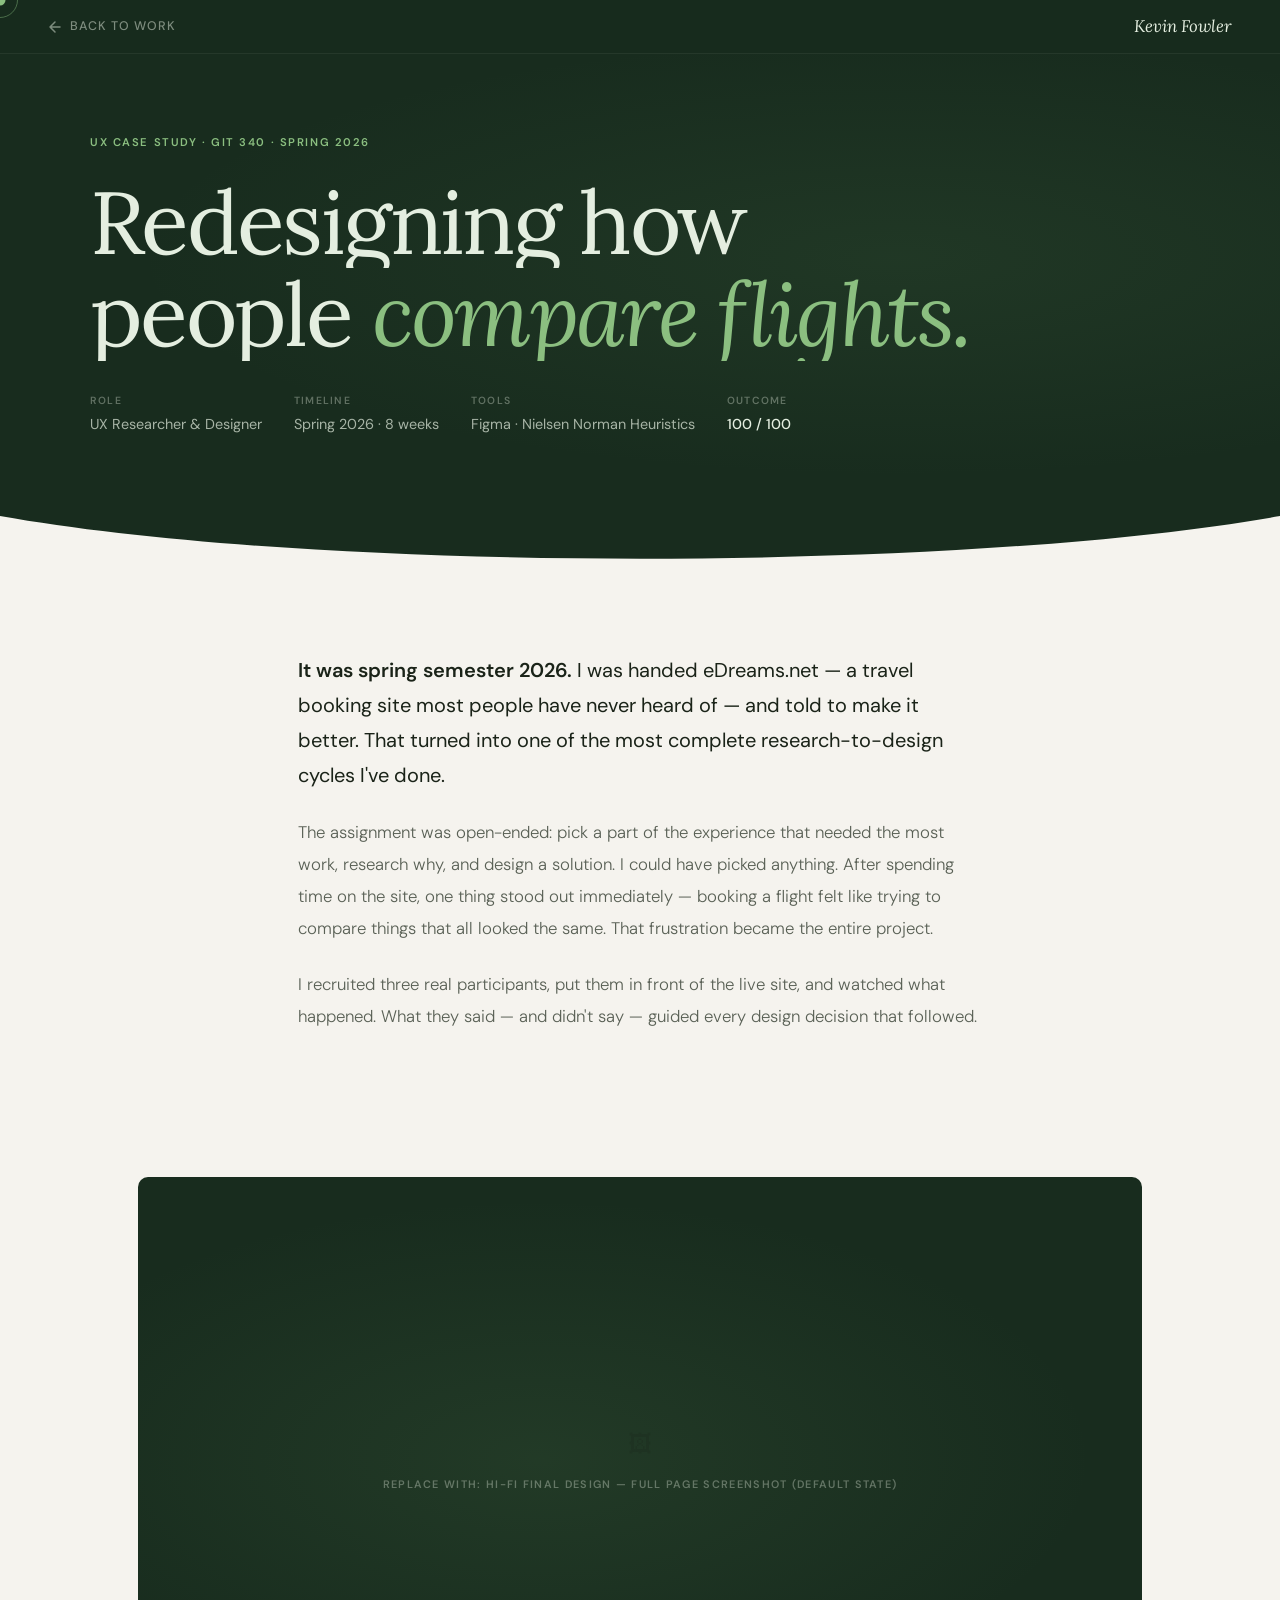
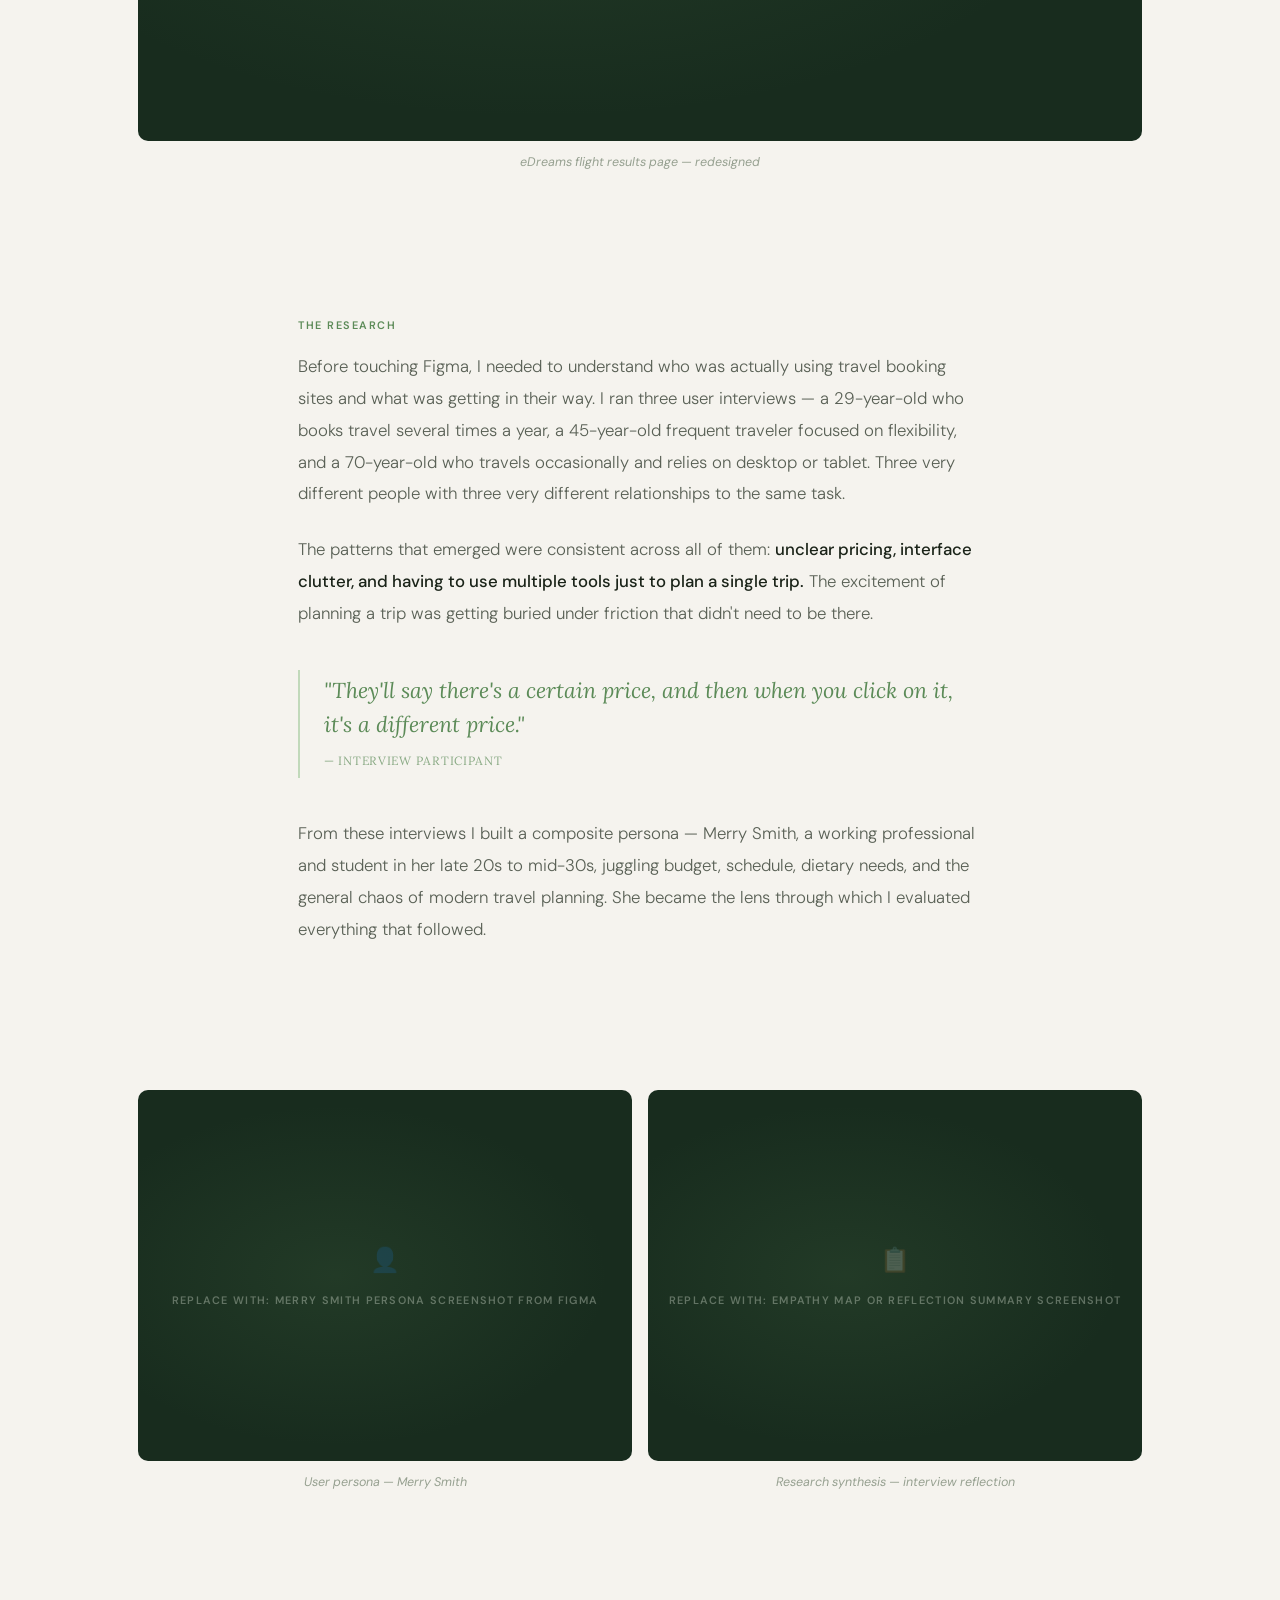
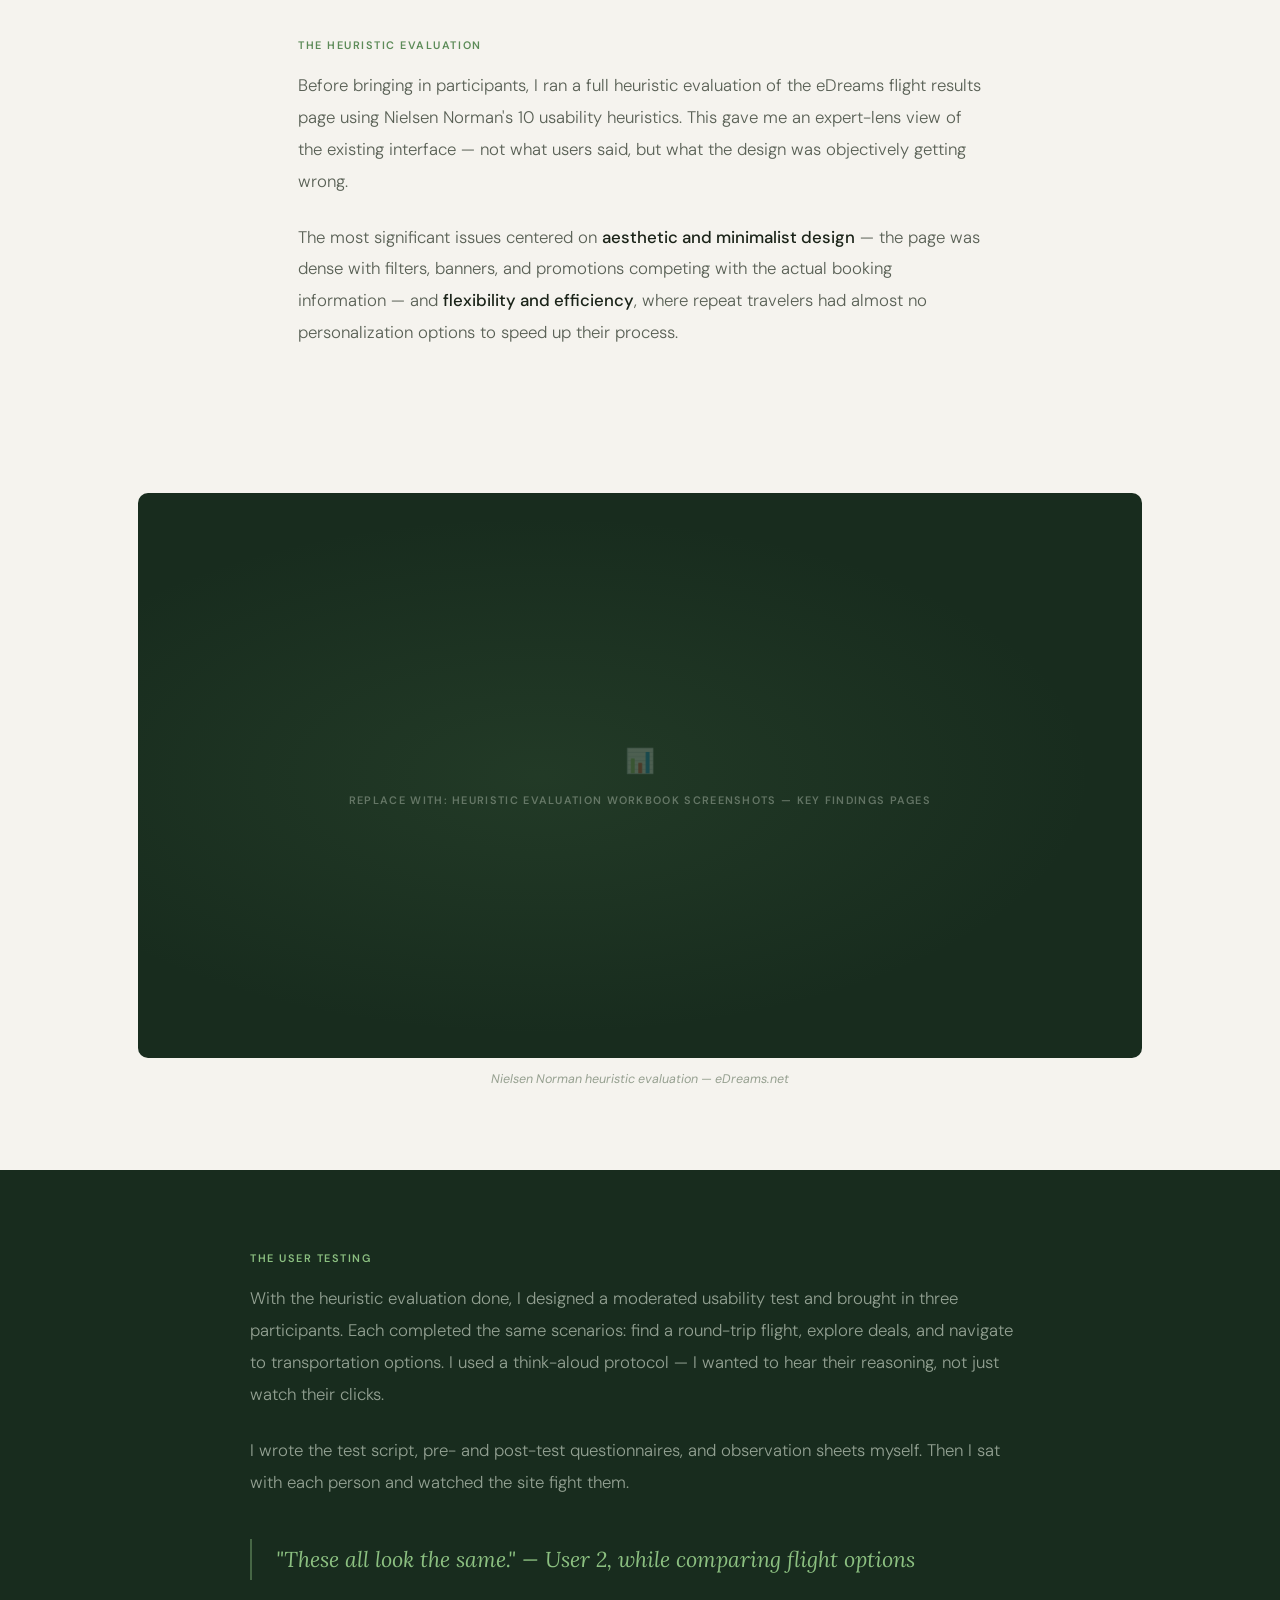
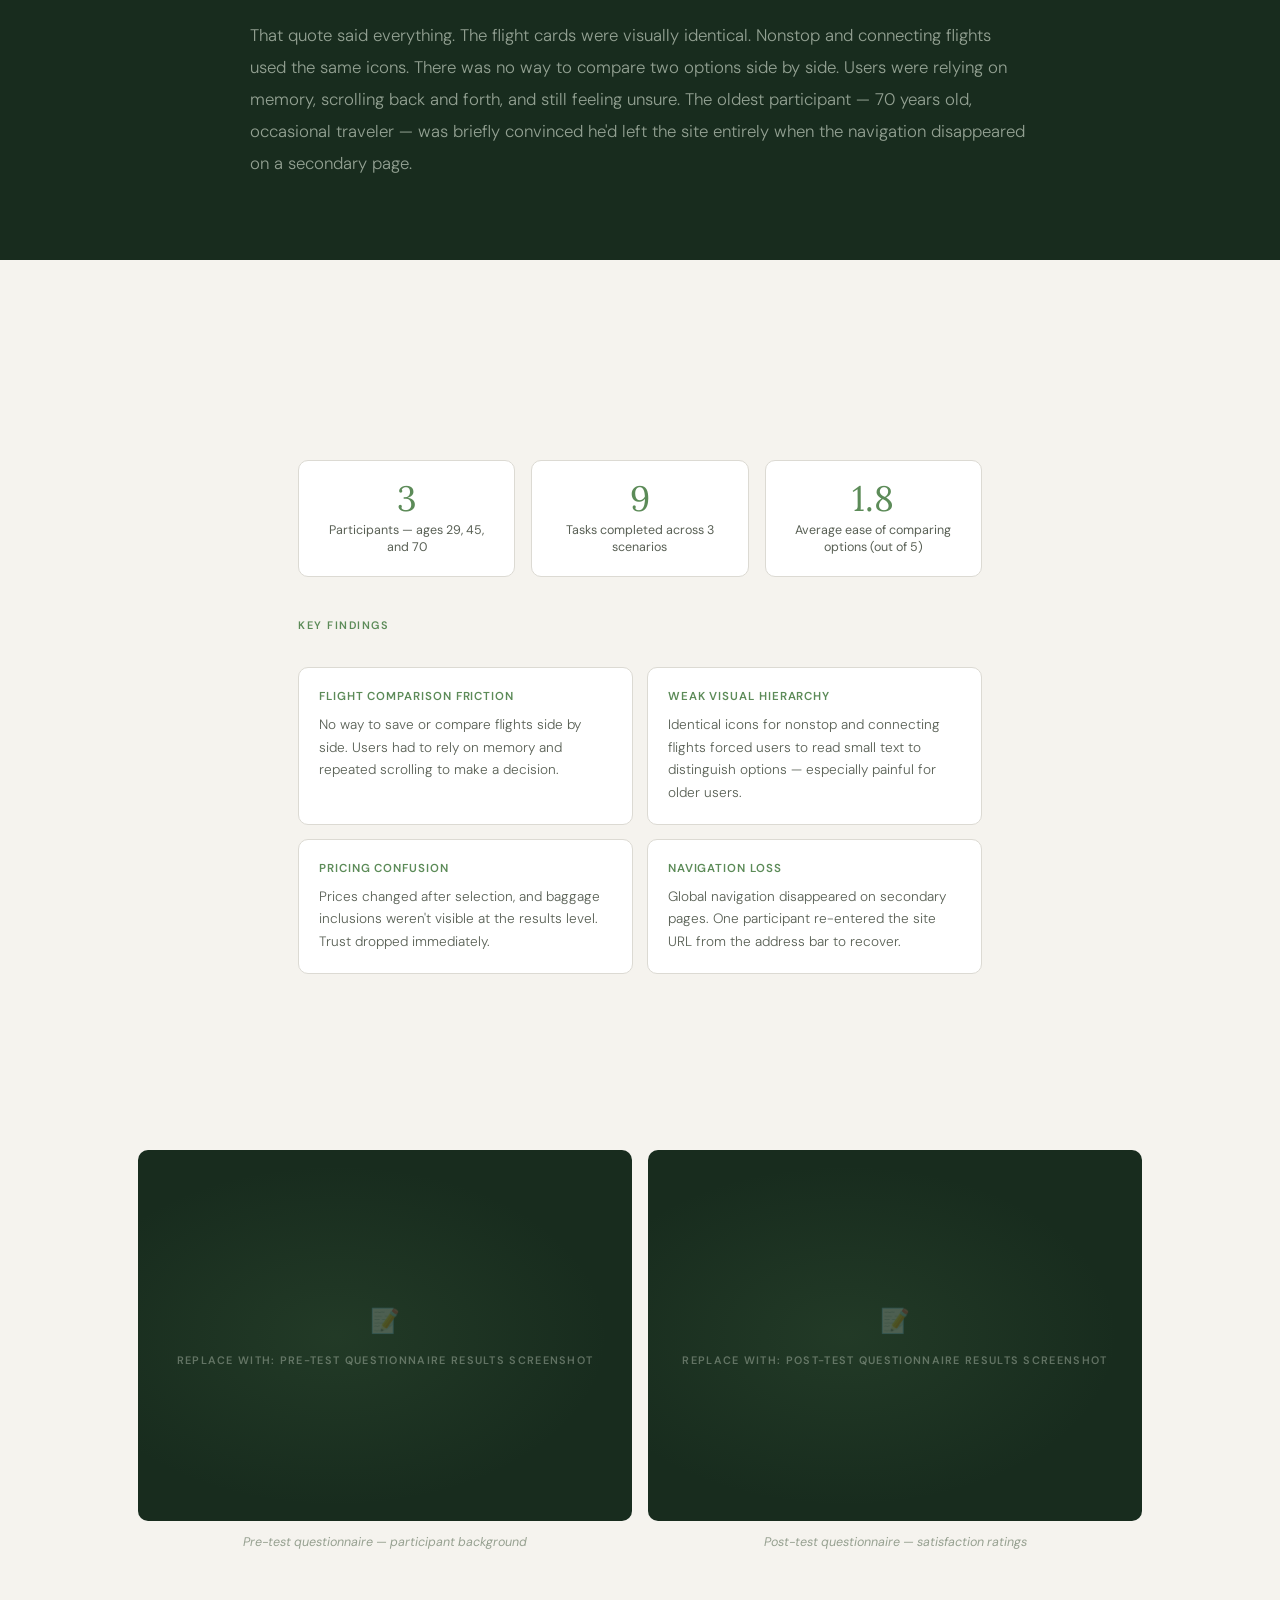
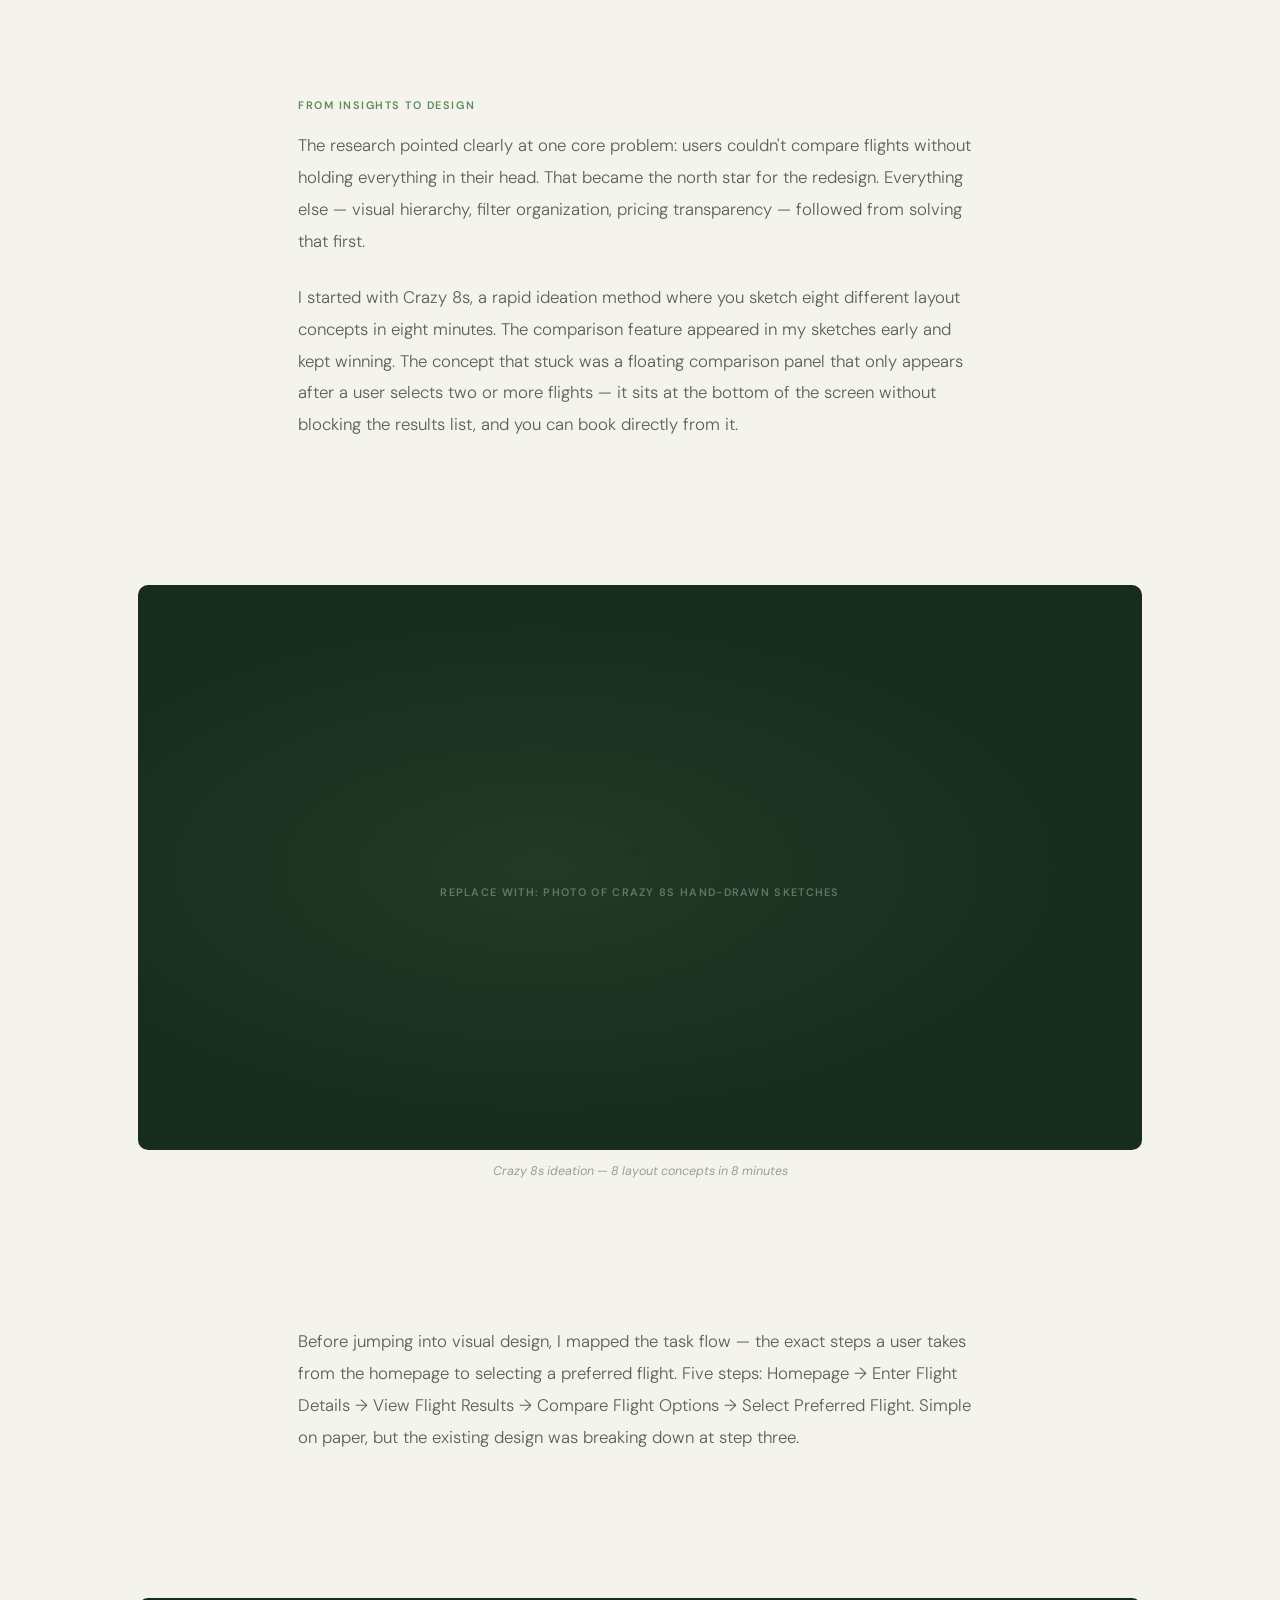
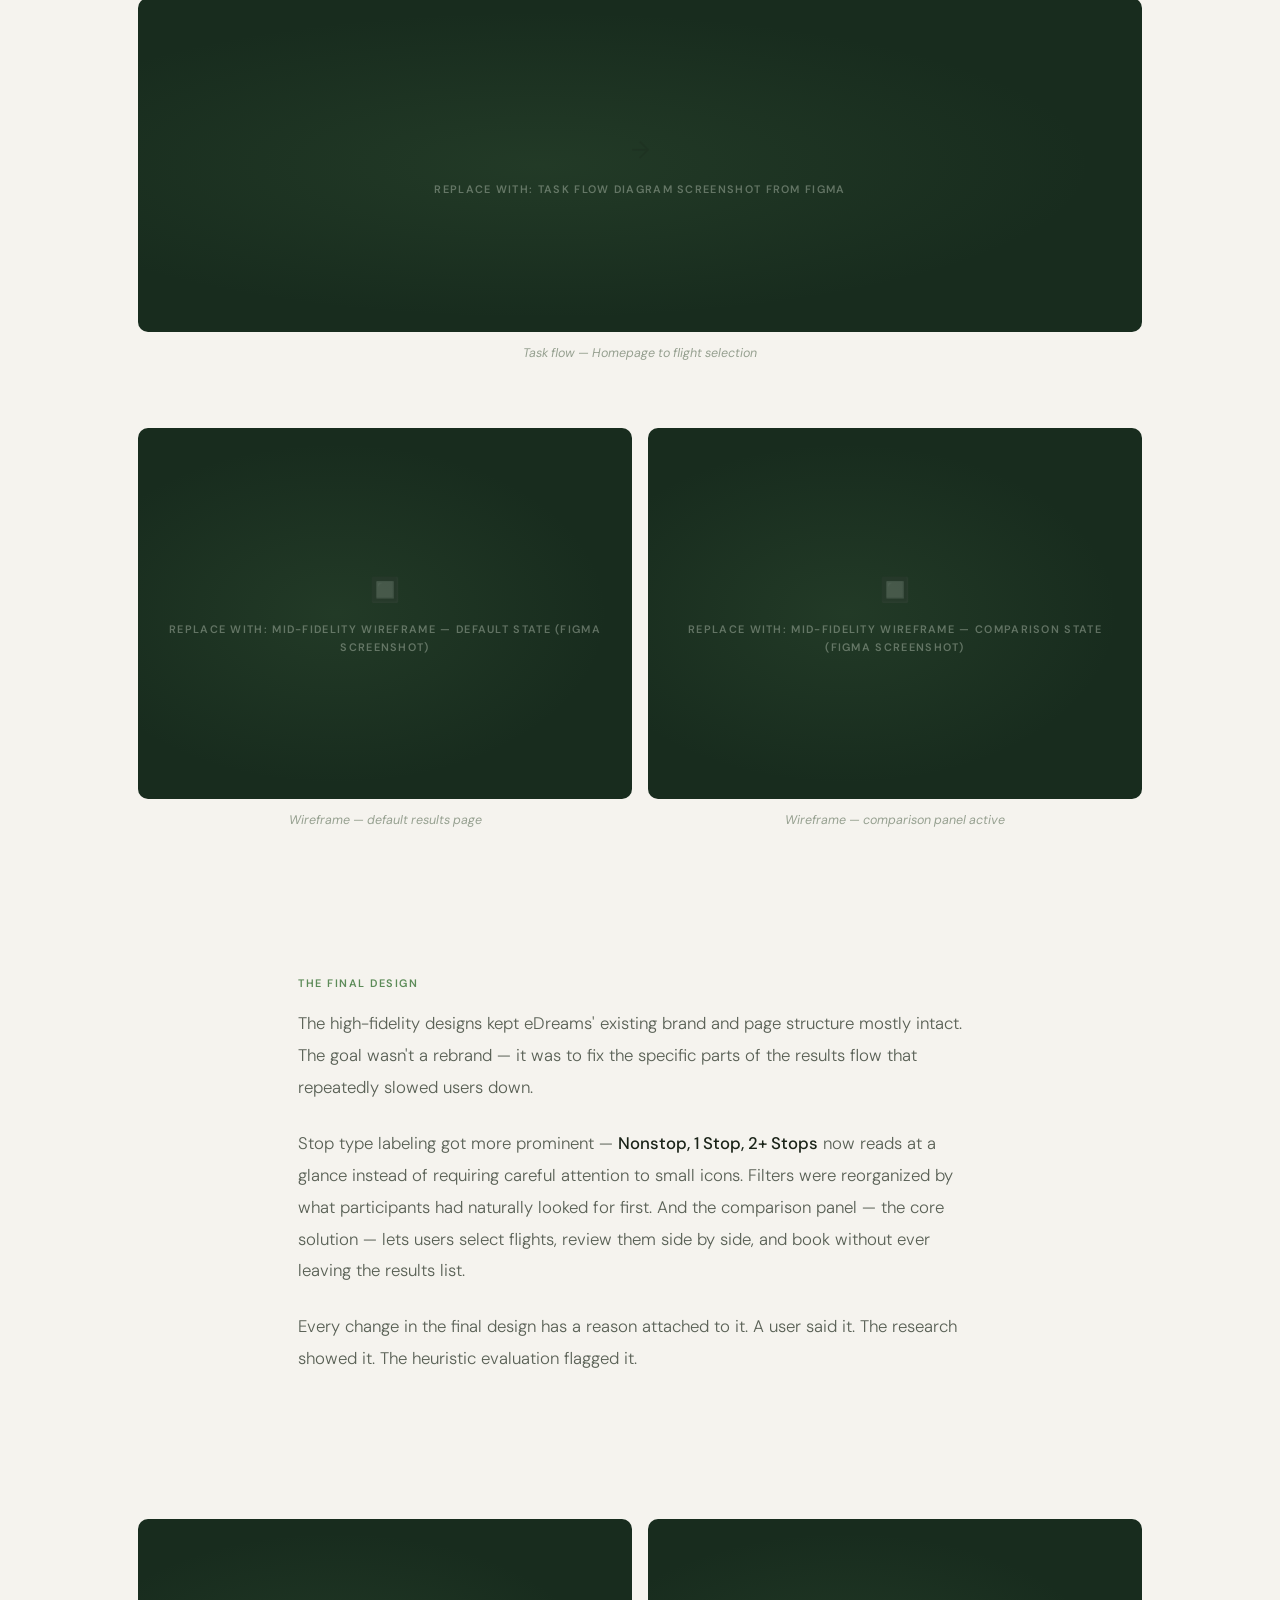
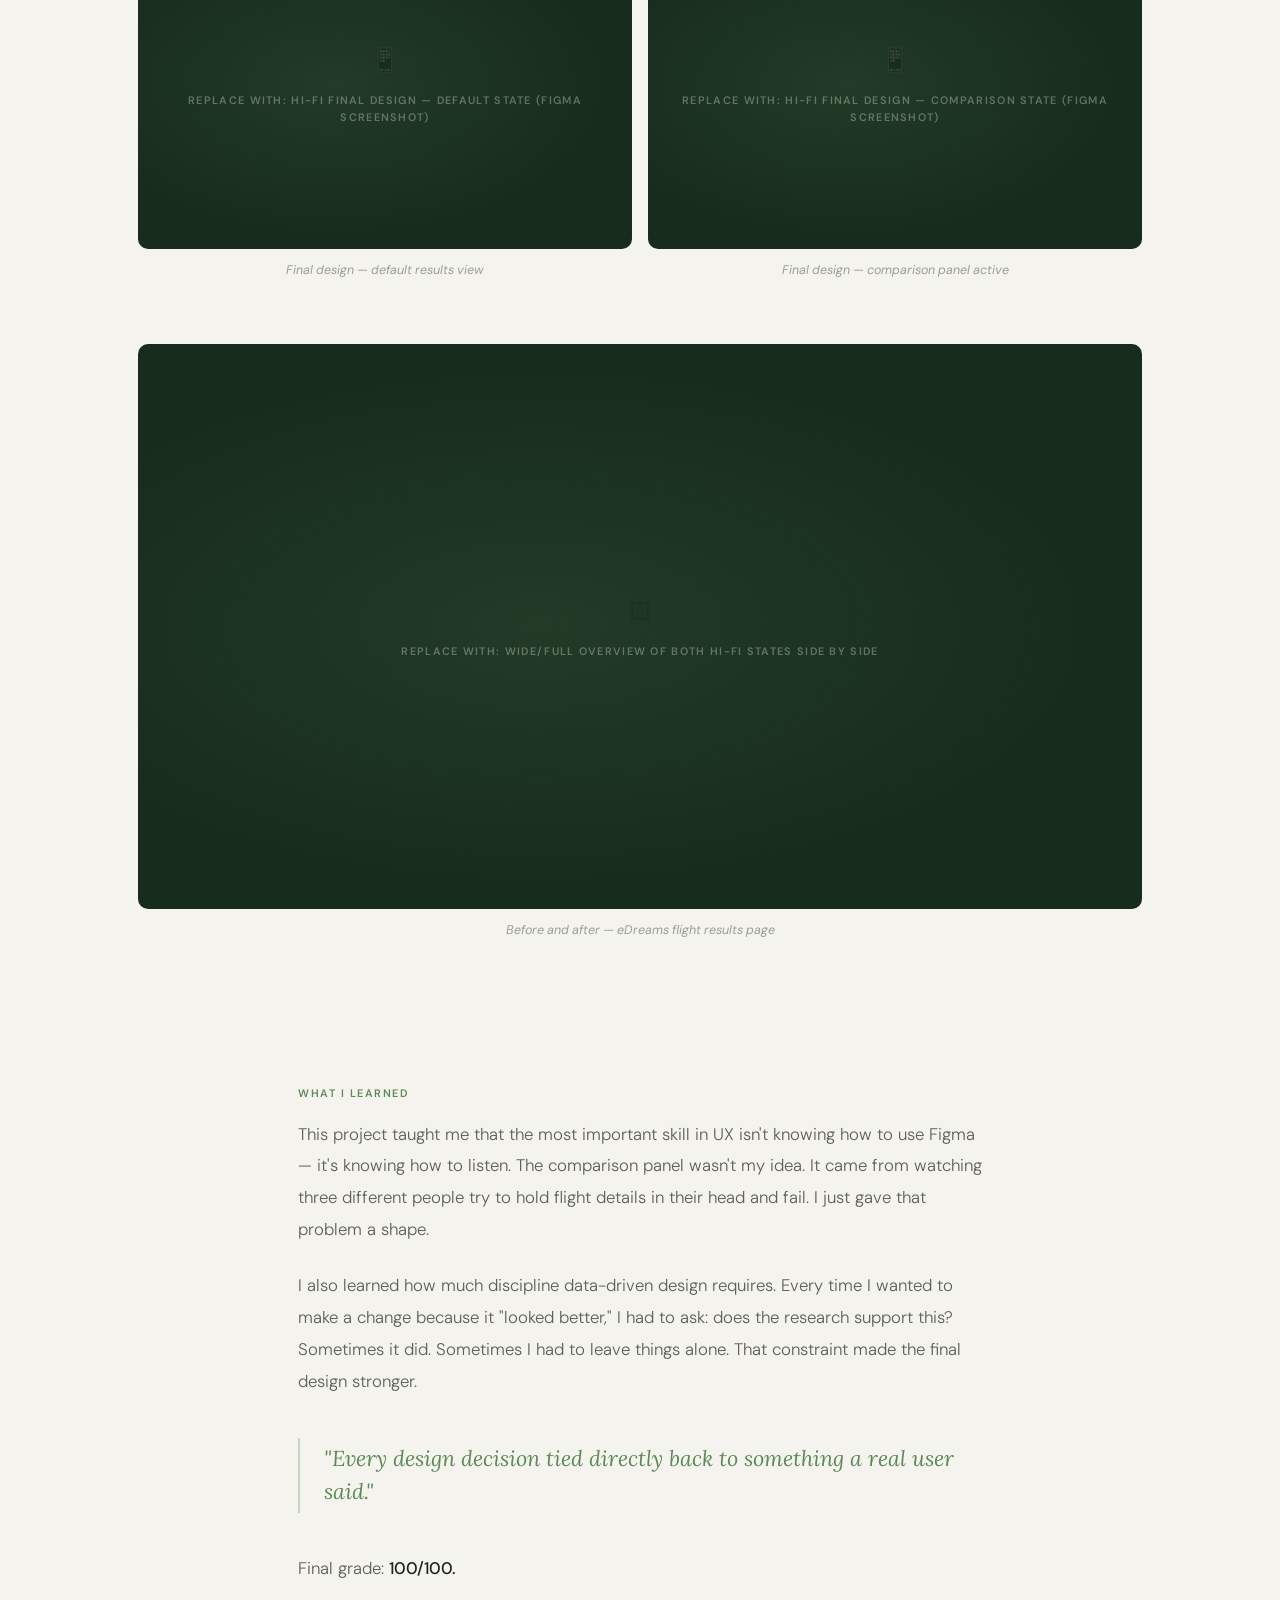
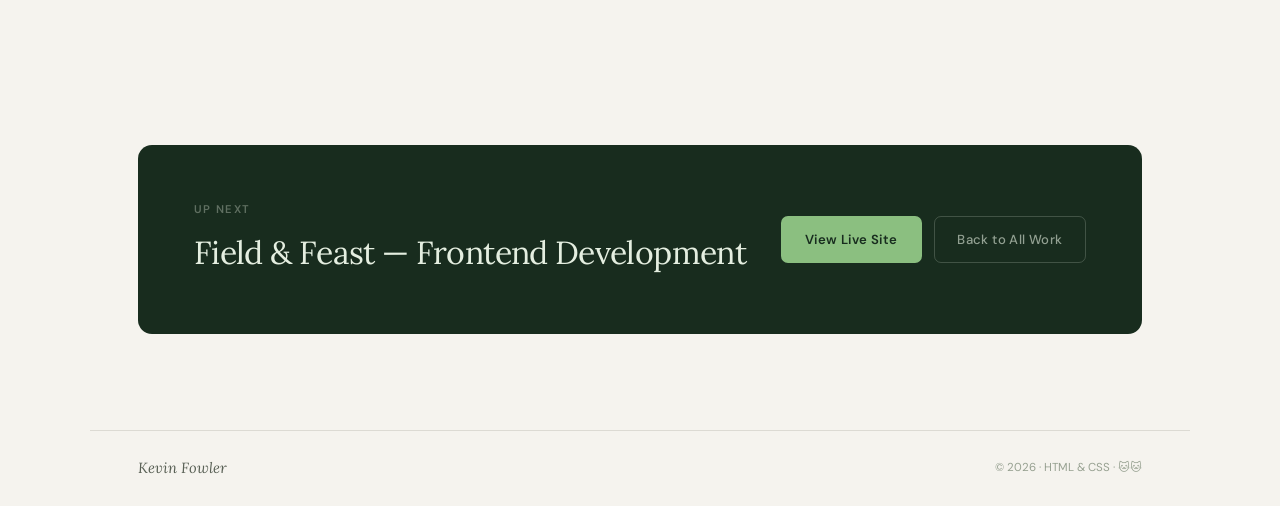
<file: edreams-case-study (1).html>
<!DOCTYPE html>
<html lang="en">
<head>
  <meta charset="UTF-8"/>
  <meta name="viewport" content="width=device-width, initial-scale=1.0"/>
  <title>eDreams Redesign — Kevin Fowler</title>
  <link rel="preconnect" href="https://fonts.googleapis.com"/>
  <link rel="preconnect" href="https://fonts.gstatic.com" crossorigin/>
  <link href="https://fonts.googleapis.com/css2?family=Lora:ital,wght@0,400;0,500;0,600;1,400;1,500&family=DM+Sans:opsz,wght@9..40,300;9..40,400;9..40,500;9..40,600&display=swap" rel="stylesheet"/>
  <style>
    :root {
      --forest:  #182C1E;
      --fern:    #5C8B58;
      --leaf:    #8BBF80;
      --sage:    #C1D9BA;
      --bg:      #F5F3EE;
      --card:    #FFFFFF;
      --tint:    #EDF0E7;
      --text:    #1A2318;
      --mid:     #596055;
      --light:   #96A090;
      --border:  #DCDAD3;
      --serif: 'Lora', Georgia, serif;
      --sans:  'DM Sans', system-ui, sans-serif;
      --max: 780px;
      --max-wide: 1100px;
      --px: clamp(1.25rem, 5vw, 3rem);
    }
    *, *::before, *::after { box-sizing: border-box; margin: 0; padding: 0; }
    html { scroll-behavior: smooth; }
    body {
      background: var(--bg);
      color: var(--text);
      font-family: var(--sans);
      line-height: 1.6;
      -webkit-font-smoothing: antialiased;
      cursor: none;
    }
    a { color: inherit; text-decoration: none; }
    img { display: block; max-width: 100%; }

    /* ── CURSOR ── */
    #cur {
      position: fixed; z-index: 9999;
      pointer-events: none;
      top: 0; left: 0;
      transform: translate(-50%,-50%);
    }
    .cur-dot {
      position: absolute;
      width: 11px; height: 11px;
      background: var(--leaf);
      border-radius: 50%;
      top: 50%; left: 50%;
      transform: translate(-50%,-50%);
      transition: transform 0.12s ease;
    }
    body.clicking .cur-dot {
      transform: translate(-50%,-50%) scale(0.5);
    }
    .cur-ring {
      position: absolute;
      width: 36px; height: 36px;
      border: 1.5px solid rgba(139,191,128,0.45);
      border-radius: 50%;
      top: 50%; left: 50%;
      transform: translate(-50%,-50%);
      transition: width 0.18s ease, height 0.18s ease,
                  background 0.18s, border-color 0.18s, border-width 0.18s;
    }
    body.hov-link .cur-ring {
      width: 48px; height: 48px;
      border-color: rgba(139,191,128,0.7);
      border-width: 2px;
      background: transparent;
    }
    a, button { cursor: none; }

    /* ── NAV ── */
    nav {
      position: fixed; top: 0; left: 0; right: 0; z-index: 100;
      height: 54px;
      display: flex; align-items: center; justify-content: space-between;
      padding: 0 var(--px);
      background: rgba(24,44,30,0.93);
      backdrop-filter: blur(16px);
      border-bottom: 1px solid rgba(255,255,255,0.06);
    }
    .nav-back {
      display: inline-flex; align-items: center; gap: 0.5rem;
      font-size: 0.78rem; font-weight: 500;
      letter-spacing: 0.08em; text-transform: uppercase;
      color: rgba(228,238,224,0.5);
      transition: color 0.2s;
    }
    .nav-back:hover { color: #E4EEE0; }
    .nav-back svg { width: 14px; height: 14px; }
    .nav-logo {
      font-family: var(--serif); font-style: italic;
      font-size: 1.05rem; color: #E4EEE0;
    }

    /* ── HERO ── */
    .hero {
      background: var(--forest);
      padding: calc(54px + 5rem) var(--px) 5rem;
      position: relative; overflow: hidden;
    }
    .hero::before {
      content: '';
      position: absolute; inset: 0;
      background: radial-gradient(ellipse at 70% 50%, rgba(92,139,88,0.12) 0%, transparent 60%);
      pointer-events: none;
    }
    .hero-inner {
      max-width: var(--max-wide); margin: 0 auto;
      position: relative; z-index: 1;
    }
    .hero-eyebrow {
      font-size: 0.7rem; font-weight: 600;
      letter-spacing: 0.14em; text-transform: uppercase;
      color: var(--leaf); margin-bottom: 1.5rem;
      opacity: 0; animation: up 0.5s ease forwards 0.1s;
    }
    .hero-title {
      font-family: var(--serif);
      font-size: clamp(2.5rem, 7vw, 5.5rem);
      font-weight: 400; line-height: 1.05;
      letter-spacing: -0.03em; color: #E4EEE0;
      margin-bottom: 2rem;
    }
    .hero-title .line { display: block; overflow: hidden; }
    .hero-title .line span {
      display: block;
      opacity: 0; transform: translateY(110%);
      animation: slideUp 0.85s cubic-bezier(0.16,1,0.3,1) forwards;
    }
    .hero-title .line:nth-child(1) span { animation-delay: 0.15s; }
    .hero-title .line:nth-child(2) span { animation-delay: 0.3s; }
    .hero-title em { font-style: italic; color: var(--leaf); }

    .hero-meta {
      display: flex; flex-wrap: wrap; gap: 2rem;
      opacity: 0; animation: up 0.5s ease forwards 0.6s;
    }
    .meta-item {}
    .meta-label {
      font-size: 0.65rem; font-weight: 600;
      letter-spacing: 0.12em; text-transform: uppercase;
      color: rgba(228,238,224,0.35); margin-bottom: 0.25rem;
    }
    .meta-val {
      font-size: 0.9rem; font-weight: 400;
      color: rgba(228,238,224,0.7);
    }
    .meta-val strong { color: #E4EEE0; font-weight: 500; }

    /* ── WAVE ── */
    .wave { background: var(--forest); line-height: 0; }
    .wave svg { display: block; width: 100%; }

    /* ── BODY CONTENT ── */
    .cs-body {
      max-width: var(--max); margin: 0 auto;
      padding: 5rem var(--px);
    }

    /* narrative text */
    .graf {
      font-size: 1.05rem; font-weight: 300;
      color: var(--mid); line-height: 1.9;
      margin-bottom: 1.5rem;
    }
    .graf strong { color: var(--text); font-weight: 500; }
    .graf em { font-style: italic; color: var(--fern); }
    .graf:last-child { margin-bottom: 0; }

    .graf-lead {
      font-size: 1.25rem; font-weight: 400;
      color: var(--text); line-height: 1.75;
      margin-bottom: 1.5rem;
    }
    .graf-lead strong { font-weight: 600; }

    /* section label */
    .cs-label {
      font-size: 0.68rem; font-weight: 600;
      letter-spacing: 0.14em; text-transform: uppercase;
      color: var(--fern); margin-bottom: 1rem;
      display: block;
    }

    /* pull quote */
    .pull-q {
      font-family: var(--serif); font-style: italic;
      font-size: 1.35rem; color: var(--fern);
      line-height: 1.55;
      border-left: 2px solid var(--sage);
      padding: 0.25rem 0 0.25rem 1.5rem;
      margin: 2.5rem 0;
    }

    /* user quote */
    .user-quote {
      background: var(--tint);
      border: 1px solid var(--border);
      border-left: 3px solid var(--fern);
      border-radius: 0 8px 8px 0;
      padding: 1.25rem 1.5rem;
      margin: 1.5rem 0;
    }
    .user-quote p {
      font-family: var(--serif); font-style: italic;
      font-size: 1.05rem; color: var(--text);
      line-height: 1.6; margin-bottom: 0.4rem;
    }
    .user-quote cite {
      font-size: 0.75rem; font-weight: 500;
      letter-spacing: 0.06em; text-transform: uppercase;
      color: var(--light);
    }

    /* section break */
    .cs-break {
      border: none;
      border-top: 1px solid var(--border);
      margin: 4rem 0;
    }

    /* stat row */
    .stat-row {
      display: grid; grid-template-columns: repeat(3,1fr);
      gap: 1rem; margin: 2.5rem 0;
    }
    .stat-box {
      background: var(--card);
      border: 1px solid var(--border);
      border-radius: 10px; padding: 1.25rem;
      text-align: center;
    }
    .stat-box-n {
      font-family: var(--serif);
      font-size: 2.2rem; font-weight: 400;
      color: var(--fern); line-height: 1;
      margin-bottom: 0.35rem;
    }
    .stat-box-l {
      font-size: 0.78rem; font-weight: 400;
      color: var(--mid); line-height: 1.4;
    }

    /* heuristic findings */
    .findings-grid {
      display: grid; grid-template-columns: 1fr 1fr;
      gap: 0.85rem; margin: 2rem 0;
    }
    .finding {
      background: var(--card);
      border: 1px solid var(--border);
      border-radius: 10px; padding: 1.25rem;
    }
    .finding-hed {
      font-size: 0.72rem; font-weight: 600;
      letter-spacing: 0.08em; text-transform: uppercase;
      color: var(--fern); margin-bottom: 0.5rem;
    }
    .finding p {
      font-size: 0.85rem; font-weight: 300;
      color: var(--mid); line-height: 1.65;
    }

    /* ── IMAGES ── */

    /* full bleed — breaks out of the narrow column */
    .img-full {
      max-width: var(--max-wide);
      margin: 4rem auto;
      padding: 0 var(--px);
    }
    .img-full-inner {
      border-radius: 12px;
      overflow: hidden;
      background: var(--forest);
    }

    /* image grid */
    .img-grid {
      max-width: var(--max-wide);
      margin: 4rem auto;
      padding: 0 var(--px);
      display: grid;
      gap: 1rem;
    }
    .img-grid-2 { grid-template-columns: 1fr 1fr; }
    .img-grid-3 { grid-template-columns: repeat(3,1fr); }

    .img-placeholder {
      border-radius: 10px;
      overflow: hidden;
      background: var(--forest);
      display: flex; align-items: center; justify-content: center;
      flex-direction: column; gap: 0.75rem;
      position: relative;
    }
    .img-placeholder::before {
      content: '';
      position: absolute; inset: 0;
      background: radial-gradient(ellipse at 40% 50%, rgba(92,139,88,0.15) 0%, transparent 65%);
    }
    .img-ph-label {
      font-size: 0.68rem; font-weight: 600;
      letter-spacing: 0.12em; text-transform: uppercase;
      color: rgba(228,238,224,0.35);
      text-align: center; padding: 0 1rem;
      position: relative; z-index: 1;
    }
    .img-ph-icon {
      font-size: 1.5rem; opacity: 0.2;
      position: relative; z-index: 1;
    }

    /* aspect ratios */
    .ar-16-9  { aspect-ratio: 16/9; }
    .ar-4-3   { aspect-ratio: 4/3; }
    .ar-3-2   { aspect-ratio: 3/2; }
    .ar-1-1   { aspect-ratio: 1/1; }
    .ar-hero  { aspect-ratio: 21/9; }

    /* caption */
    .img-caption {
      font-size: 0.78rem; font-weight: 400;
      color: var(--light); text-align: center;
      margin-top: 0.75rem; font-style: italic;
    }

    /* dark full-bleed band */
    .band-dark {
      background: var(--forest);
      padding: 5rem var(--px);
      margin: 5rem 0;
    }
    .band-dark-inner {
      max-width: var(--max); margin: 0 auto;
    }
    .band-dark .graf {
      color: rgba(228,238,224,0.6);
    }
    .band-dark .graf strong { color: #E4EEE0; }
    .band-dark .cs-label { color: var(--leaf); }
    .band-dark .pull-q { color: var(--leaf); border-left-color: rgba(139,191,128,0.4); }

    /* next project */
    .next-project {
      background: var(--forest);
      border-radius: 14px;
      padding: 3.5rem;
      display: flex; align-items: center;
      justify-content: space-between; gap: 2rem;
      flex-wrap: wrap;
      margin: 5rem auto 0;
      max-width: var(--max-wide);
    }
    .next-project p {
      font-size: 0.7rem; font-weight: 600;
      letter-spacing: 0.12em; text-transform: uppercase;
      color: rgba(228,238,224,0.35); margin-bottom: 0.5rem;
    }
    .next-project h3 {
      font-family: var(--serif);
      font-size: clamp(1.3rem, 3vw, 2rem);
      font-weight: 400; letter-spacing: -0.02em;
      color: #E4EEE0;
    }
    .btn {
      display: inline-flex; align-items: center; gap: 0.4rem;
      padding: 0.7rem 1.4rem;
      font-family: var(--sans); font-size: 0.82rem; font-weight: 500;
      letter-spacing: 0.03em; border-radius: 7px;
      transition: all 0.2s; white-space: nowrap;
    }
    .btn-leaf { background: var(--leaf); color: var(--forest); border: 2px solid var(--leaf); font-weight: 600; }
    .btn-leaf:hover { background: #9dcf91; border-color: #9dcf91; transform: translateY(-1px); }
    .btn-outline { background: transparent; color: rgba(228,238,224,0.6); border: 1.5px solid rgba(228,238,224,0.2); }
    .btn-outline:hover { color: #E4EEE0; border-color: rgba(228,238,224,0.4); transform: translateY(-1px); }

    /* footer */
    footer {
      border-top: 1px solid var(--border);
      max-width: var(--max-wide); margin: 0 auto;
      padding: 1.6rem var(--px);
      display: flex; align-items: center; justify-content: space-between;
    }
    .foot-l { font-family: var(--serif); font-style: italic; font-size: 0.92rem; color: var(--mid); }
    .foot-r { font-size: 0.72rem; color: var(--light); }

    /* animations */
    @keyframes up {
      from { opacity:0; transform:translateY(14px); }
      to   { opacity:1; transform:translateY(0); }
    }
    @keyframes slideUp {
      from { opacity:0; transform:translateY(110%); }
      to   { opacity:1; transform:translateY(0); }
    }
    .reveal {
      opacity:0; transform:translateY(20px);
      transition: opacity .65s ease, transform .65s ease;
    }
    .reveal.in { opacity:1; transform:none; }

    /* responsive */
    @media (max-width: 700px) {
      .stat-row { grid-template-columns: 1fr 1fr; }
      .findings-grid { grid-template-columns: 1fr; }
      .img-grid-2, .img-grid-3 { grid-template-columns: 1fr; }
      .next-project { flex-direction: column; align-items: flex-start; }
      body { cursor: auto; }
      #cur { display: none; }
    }
  </style>
</head>
<body>

<div id="cur">
  <div class="cur-ring"></div>
  <div class="cur-dot"></div>
</div>

<!-- NAV -->
<nav>
  <a href="index.html" class="nav-back">
    <svg viewBox="0 0 14 14" fill="none" xmlns="http://www.w3.org/2000/svg">
      <path d="M12 7H2M2 7L7 2M2 7L7 12" stroke="currentColor" stroke-width="1.5" stroke-linecap="round" stroke-linejoin="round"/>
    </svg>
    Back to work
  </a>
  <a href="index.html" class="nav-logo">Kevin Fowler</a>
</nav>

<!-- HERO -->
<div class="hero">
  <div class="hero-inner">
    <p class="hero-eyebrow">UX Case Study · GIT 340 · Spring 2026</p>
    <h1 class="hero-title">
      <span class="line"><span>Redesigning how</span></span>
      <span class="line"><span>people <em>compare flights.</em></span></span>
    </h1>
    <div class="hero-meta">
      <div class="meta-item">
        <div class="meta-label">Role</div>
        <div class="meta-val">UX Researcher &amp; Designer</div>
      </div>
      <div class="meta-item">
        <div class="meta-label">Timeline</div>
        <div class="meta-val">Spring 2026 · 8 weeks</div>
      </div>
      <div class="meta-item">
        <div class="meta-label">Tools</div>
        <div class="meta-val">Figma · Nielsen Norman Heuristics</div>
      </div>
      <div class="meta-item">
        <div class="meta-label">Outcome</div>
        <div class="meta-val"><strong>100 / 100</strong></div>
      </div>
    </div>
  </div>
</div>

<div class="wave">
  <svg viewBox="0 0 1440 64" preserveAspectRatio="none" xmlns="http://www.w3.org/2000/svg">
    <path d="M0,0 C360,64 1080,64 1440,0 L1440,64 L0,64 Z" fill="#F5F3EE"/>
  </svg>
</div>

<!-- OPENING -->
<div class="cs-body">
  <p class="graf-lead reveal">
    <strong>It was spring semester 2026.</strong> I was handed eDreams.net — a travel booking site most people have never heard of — and told to make it better. That turned into one of the most complete research-to-design cycles I've done.
  </p>
  <p class="graf reveal">
    The assignment was open-ended: pick a part of the experience that needed the most work, research why, and design a solution. I could have picked anything. After spending time on the site, one thing stood out immediately — booking a flight felt like trying to compare things that all looked the same. That frustration became the entire project.
  </p>
  <p class="graf reveal">
    I recruited three real participants, put them in front of the live site, and watched what happened. What they said — and didn't say — guided every design decision that followed.
  </p>
</div>

<!-- FULL BLEED PLACEHOLDER: Hero/overview image -->
<div class="img-full reveal">
  <div class="img-placeholder ar-16-9 img-full-inner">
    <span class="img-ph-icon">🖼</span>
    <span class="img-ph-label">Replace with: Hi-fi final design — full page screenshot (Default State)</span>
  </div>
  <p class="img-caption">eDreams flight results page — redesigned</p>
</div>

<!-- RESEARCH -->
<div class="cs-body">
  <span class="cs-label reveal">The Research</span>
  <p class="graf reveal">
    Before touching Figma, I needed to understand who was actually using travel booking sites and what was getting in their way. I ran three user interviews — a 29-year-old who books travel several times a year, a 45-year-old frequent traveler focused on flexibility, and a 70-year-old who travels occasionally and relies on desktop or tablet. Three very different people with three very different relationships to the same task.
  </p>
  <p class="graf reveal">
    The patterns that emerged were consistent across all of them: <strong>unclear pricing, interface clutter, and having to use multiple tools just to plan a single trip.</strong> The excitement of planning a trip was getting buried under friction that didn't need to be there.
  </p>

  <div class="pull-q reveal">"They'll say there's a certain price, and then when you click on it, it's a different price."<br><small style="font-size:0.75rem;opacity:0.7;font-style:normal;letter-spacing:0.06em;text-transform:uppercase;">— Interview participant</small></div>

  <p class="graf reveal">
    From these interviews I built a composite persona — Merry Smith, a working professional and student in her late 20s to mid-30s, juggling budget, schedule, dietary needs, and the general chaos of modern travel planning. She became the lens through which I evaluated everything that followed.
  </p>
</div>

<!-- IMAGE GRID: Persona + interview artifacts -->
<div class="img-grid img-grid-2 reveal">
  <div>
    <div class="img-placeholder ar-4-3">
      <span class="img-ph-icon">👤</span>
      <span class="img-ph-label">Replace with: Merry Smith persona screenshot from Figma</span>
    </div>
    <p class="img-caption">User persona — Merry Smith</p>
  </div>
  <div>
    <div class="img-placeholder ar-4-3">
      <span class="img-ph-icon">📋</span>
      <span class="img-ph-label">Replace with: Empathy map or reflection summary screenshot</span>
    </div>
    <p class="img-caption">Research synthesis — interview reflection</p>
  </div>
</div>

<!-- HEURISTIC EVAL -->
<div class="cs-body">
  <span class="cs-label reveal">The Heuristic Evaluation</span>
  <p class="graf reveal">
    Before bringing in participants, I ran a full heuristic evaluation of the eDreams flight results page using Nielsen Norman's 10 usability heuristics. This gave me an expert-lens view of the existing interface — not what users said, but what the design was objectively getting wrong.
  </p>
  <p class="graf reveal">
    The most significant issues centered on <strong>aesthetic and minimalist design</strong> — the page was dense with filters, banners, and promotions competing with the actual booking information — and <strong>flexibility and efficiency</strong>, where repeat travelers had almost no personalization options to speed up their process.
  </p>
</div>

<div class="img-full reveal">
  <div class="img-placeholder ar-16-9 img-full-inner">
    <span class="img-ph-icon">📊</span>
    <span class="img-ph-label">Replace with: Heuristic evaluation workbook screenshots — key findings pages</span>
  </div>
  <p class="img-caption" style="text-align:center;margin-top:0.75rem;">Nielsen Norman heuristic evaluation — eDreams.net</p>
</div>

<!-- USER TESTING -->
<div class="band-dark reveal">
  <div class="band-dark-inner">
    <span class="cs-label">The User Testing</span>
    <p class="graf">
      With the heuristic evaluation done, I designed a moderated usability test and brought in three participants. Each completed the same scenarios: find a round-trip flight, explore deals, and navigate to transportation options. I used a think-aloud protocol — I wanted to hear their reasoning, not just watch their clicks.
    </p>
    <p class="graf">
      I wrote the test script, pre- and post-test questionnaires, and observation sheets myself. Then I sat with each person and watched the site fight them.
    </p>

    <div class="pull-q">"These all look the same." — User 2, while comparing flight options</div>

    <p class="graf">
      That quote said everything. The flight cards were visually identical. Nonstop and connecting flights used the same icons. There was no way to compare two options side by side. Users were relying on memory, scrolling back and forth, and still feeling unsure. The oldest participant — 70 years old, occasional traveler — was briefly convinced he'd left the site entirely when the navigation disappeared on a secondary page.
    </p>
  </div>
</div>

<!-- Participant stats -->
<div class="cs-body">
  <div class="stat-row reveal">
    <div class="stat-box">
      <div class="stat-box-n">3</div>
      <div class="stat-box-l">Participants — ages 29, 45, and 70</div>
    </div>
    <div class="stat-box">
      <div class="stat-box-n">9</div>
      <div class="stat-box-l">Tasks completed across 3 scenarios</div>
    </div>
    <div class="stat-box">
      <div class="stat-box-n">1.8</div>
      <div class="stat-box-l">Average ease of comparing options (out of 5)</div>
    </div>
  </div>

  <span class="cs-label reveal">Key Findings</span>
  <div class="findings-grid reveal">
    <div class="finding">
      <div class="finding-hed">Flight comparison friction</div>
      <p>No way to save or compare flights side by side. Users had to rely on memory and repeated scrolling to make a decision.</p>
    </div>
    <div class="finding">
      <div class="finding-hed">Weak visual hierarchy</div>
      <p>Identical icons for nonstop and connecting flights forced users to read small text to distinguish options — especially painful for older users.</p>
    </div>
    <div class="finding">
      <div class="finding-hed">Pricing confusion</div>
      <p>Prices changed after selection, and baggage inclusions weren't visible at the results level. Trust dropped immediately.</p>
    </div>
    <div class="finding">
      <div class="finding-hed">Navigation loss</div>
      <p>Global navigation disappeared on secondary pages. One participant re-entered the site URL from the address bar to recover.</p>
    </div>
  </div>
</div>

<!-- USER QUOTES -->
<div class="img-grid img-grid-2 reveal">
  <div>
    <div class="img-placeholder ar-4-3">
      <span class="img-ph-icon">📝</span>
      <span class="img-ph-label">Replace with: Pre-test questionnaire results screenshot</span>
    </div>
    <p class="img-caption">Pre-test questionnaire — participant background</p>
  </div>
  <div>
    <div class="img-placeholder ar-4-3">
      <span class="img-ph-icon">📝</span>
      <span class="img-ph-label">Replace with: Post-test questionnaire results screenshot</span>
    </div>
    <p class="img-caption">Post-test questionnaire — satisfaction ratings</p>
  </div>
</div>

<!-- DESIGN PROCESS -->
<div class="cs-body">
  <span class="cs-label reveal">From Insights to Design</span>
  <p class="graf reveal">
    The research pointed clearly at one core problem: users couldn't compare flights without holding everything in their head. That became the north star for the redesign. Everything else — visual hierarchy, filter organization, pricing transparency — followed from solving that first.
  </p>
  <p class="graf reveal">
    I started with Crazy 8s, a rapid ideation method where you sketch eight different layout concepts in eight minutes. The comparison feature appeared in my sketches early and kept winning. The concept that stuck was a floating comparison panel that only appears after a user selects two or more flights — it sits at the bottom of the screen without blocking the results list, and you can book directly from it.
  </p>
</div>

<!-- Crazy 8s -->
<div class="img-full reveal">
  <div class="img-placeholder ar-16-9 img-full-inner">
    <span class="img-ph-icon">✏️</span>
    <span class="img-ph-label">Replace with: Photo of Crazy 8s hand-drawn sketches</span>
  </div>
  <p class="img-caption" style="text-align:center;margin-top:0.75rem;">Crazy 8s ideation — 8 layout concepts in 8 minutes</p>
</div>

<!-- Task flow + wireframes -->
<div class="cs-body">
  <p class="graf reveal">
    Before jumping into visual design, I mapped the task flow — the exact steps a user takes from the homepage to selecting a preferred flight. Five steps: Homepage → Enter Flight Details → View Flight Results → Compare Flight Options → Select Preferred Flight. Simple on paper, but the existing design was breaking down at step three.
  </p>
</div>

<div class="img-full reveal">
  <div class="img-placeholder img-full-inner" style="aspect-ratio: 3/1;">
    <span class="img-ph-icon">→</span>
    <span class="img-ph-label">Replace with: Task flow diagram screenshot from Figma</span>
  </div>
  <p class="img-caption" style="text-align:center;margin-top:0.75rem;">Task flow — Homepage to flight selection</p>
</div>

<div class="img-grid img-grid-2 reveal" style="margin-top:2rem;">
  <div>
    <div class="img-placeholder ar-4-3">
      <span class="img-ph-icon">🔲</span>
      <span class="img-ph-label">Replace with: Mid-fidelity wireframe — Default State (Figma screenshot)</span>
    </div>
    <p class="img-caption">Wireframe — default results page</p>
  </div>
  <div>
    <div class="img-placeholder ar-4-3">
      <span class="img-ph-icon">🔲</span>
      <span class="img-ph-label">Replace with: Mid-fidelity wireframe — Comparison State (Figma screenshot)</span>
    </div>
    <p class="img-caption">Wireframe — comparison panel active</p>
  </div>
</div>

<!-- FINAL DESIGN -->
<div class="cs-body">
  <span class="cs-label reveal">The Final Design</span>
  <p class="graf reveal">
    The high-fidelity designs kept eDreams' existing brand and page structure mostly intact. The goal wasn't a rebrand — it was to fix the specific parts of the results flow that repeatedly slowed users down.
  </p>
  <p class="graf reveal">
    Stop type labeling got more prominent — <strong>Nonstop, 1 Stop, 2+ Stops</strong> now reads at a glance instead of requiring careful attention to small icons. Filters were reorganized by what participants had naturally looked for first. And the comparison panel — the core solution — lets users select flights, review them side by side, and book without ever leaving the results list.
  </p>
  <p class="graf reveal">
    Every change in the final design has a reason attached to it. A user said it. The research showed it. The heuristic evaluation flagged it.
  </p>
</div>

<div class="img-grid img-grid-2 reveal">
  <div>
    <div class="img-placeholder ar-3-2">
      <span class="img-ph-icon">📱</span>
      <span class="img-ph-label">Replace with: Hi-fi final design — Default State (Figma screenshot)</span>
    </div>
    <p class="img-caption">Final design — default results view</p>
  </div>
  <div>
    <div class="img-placeholder ar-3-2">
      <span class="img-ph-icon">📱</span>
      <span class="img-ph-label">Replace with: Hi-fi final design — Comparison State (Figma screenshot)</span>
    </div>
    <p class="img-caption">Final design — comparison panel active</p>
  </div>
</div>

<!-- FULL BLEED FINAL -->
<div class="img-full reveal">
  <div class="img-placeholder ar-16-9 img-full-inner">
    <span class="img-ph-icon">🖼</span>
    <span class="img-ph-label">Replace with: Wide/full overview of both hi-fi states side by side</span>
  </div>
  <p class="img-caption" style="text-align:center;margin-top:0.75rem;">Before and after — eDreams flight results page</p>
</div>

<!-- OUTCOME -->
<div class="cs-body">
  <span class="cs-label reveal">What I Learned</span>
  <p class="graf reveal">
    This project taught me that the most important skill in UX isn't knowing how to use Figma — it's knowing how to listen. The comparison panel wasn't my idea. It came from watching three different people try to hold flight details in their head and fail. I just gave that problem a shape.
  </p>
  <p class="graf reveal">
    I also learned how much discipline data-driven design requires. Every time I wanted to make a change because it "looked better," I had to ask: does the research support this? Sometimes it did. Sometimes I had to leave things alone. That constraint made the final design stronger.
  </p>

  <div class="pull-q reveal">"Every design decision tied directly back to something a real user said."</div>

  <p class="graf reveal">
    Final grade: <strong>100/100.</strong>
  </p>
</div>

<!-- NEXT PROJECT -->
<div style="padding: 0 var(--px) 6rem; max-width: var(--max-wide); margin: 0 auto;">
  <div class="next-project reveal">
    <div>
      <p>Up next</p>
      <h3>Field &amp; Feast — Frontend Development</h3>
    </div>
    <div style="display:flex;gap:0.75rem;flex-wrap:wrap;">
      <a href="https://krfowler415.github.io/fieldandfeast/" target="_blank" class="btn btn-leaf">View Live Site</a>
      <a href="index.html" class="btn btn-outline">Back to All Work</a>
    </div>
  </div>
</div>

<footer>
  <span class="foot-l">Kevin Fowler</span>
  <span class="foot-r">© 2026 · HTML &amp; CSS · 🐱🐱</span>
</footer>

<script>
// Cursor
const cur = document.getElementById('cur');
let cx=0, cy=0, rx=0, ry=0;
document.addEventListener('mousemove', e => { cx=e.clientX; cy=e.clientY; });
(function anim(){
  rx += (cx-rx)*0.13; ry += (cy-ry)*0.13;
  cur.style.left = cx+'px'; cur.style.top = cy+'px';
  cur.querySelector('.cur-ring').style.left = (rx-cx)+'px';
  cur.querySelector('.cur-ring').style.top  = (ry-cy)+'px';
  requestAnimationFrame(anim);
})();
document.querySelectorAll('a, button').forEach(el => {
  el.addEventListener('mouseenter', () => document.body.classList.add('hov-link'));
  el.addEventListener('mouseleave', () => document.body.classList.remove('hov-link'));
});
document.addEventListener('mousedown', () => document.body.classList.add('clicking'));
document.addEventListener('mouseup', () => document.body.classList.remove('clicking'));

// Click ripple
document.addEventListener('click', e => {
  const r = document.createElement('div');
  r.style.cssText = `position:fixed;width:10px;height:10px;border-radius:50%;border:1.5px solid var(--leaf);transform:translate(-50%,-50%) scale(0);pointer-events:none;z-index:9997;left:${e.clientX}px;top:${e.clientY}px;animation:rippleOut 0.6s ease-out forwards`;
  document.body.appendChild(r);
  setTimeout(()=>r.remove(), 600);
});
const rs = document.createElement('style');
rs.textContent = '@keyframes rippleOut{to{transform:translate(-50%,-50%) scale(8);opacity:0}}';
document.head.appendChild(rs);

// Scroll reveal
const obs = new IntersectionObserver(entries => {
  entries.forEach((e,i) => {
    if(e.isIntersecting){
      setTimeout(()=>e.target.classList.add('in'), i*70);
      obs.unobserve(e.target);
    }
  });
}, {threshold:0.07});
document.querySelectorAll('.reveal').forEach(el=>obs.observe(el));
</script>
</body>
</html>
</file>
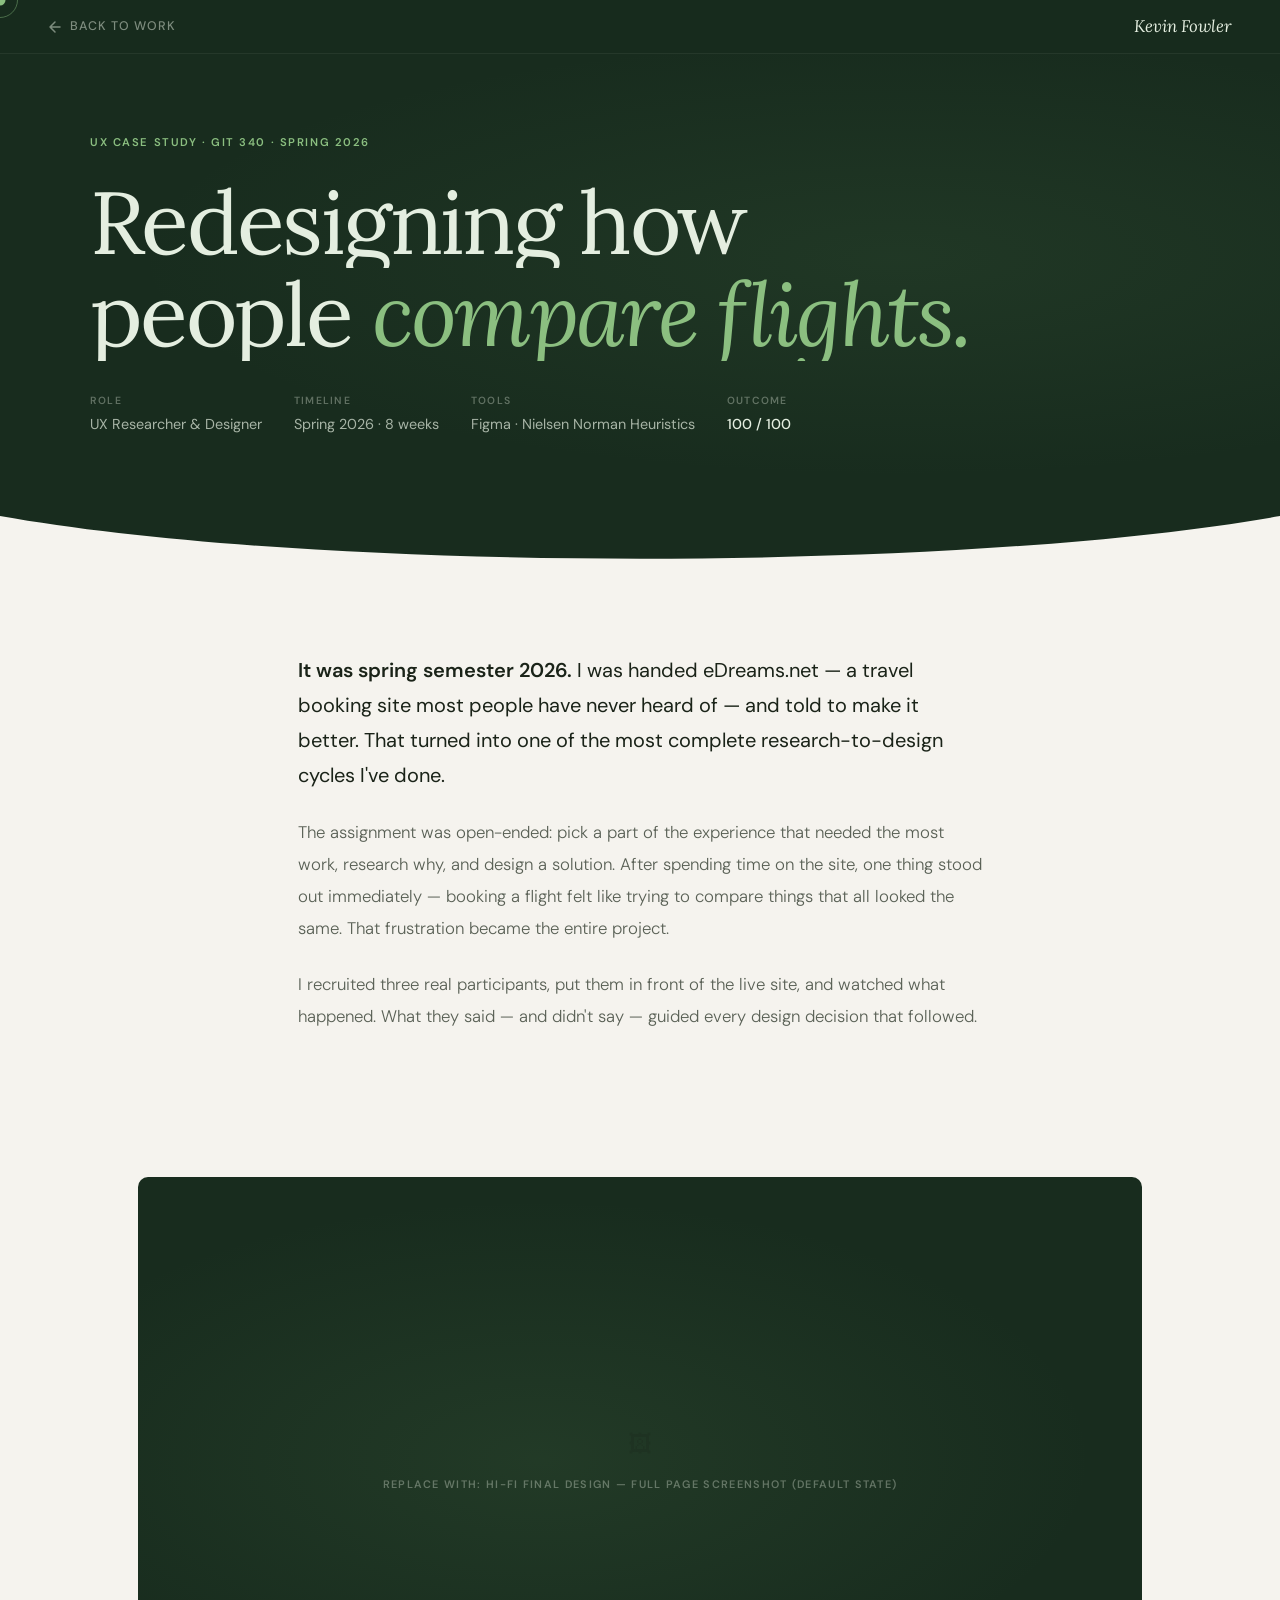
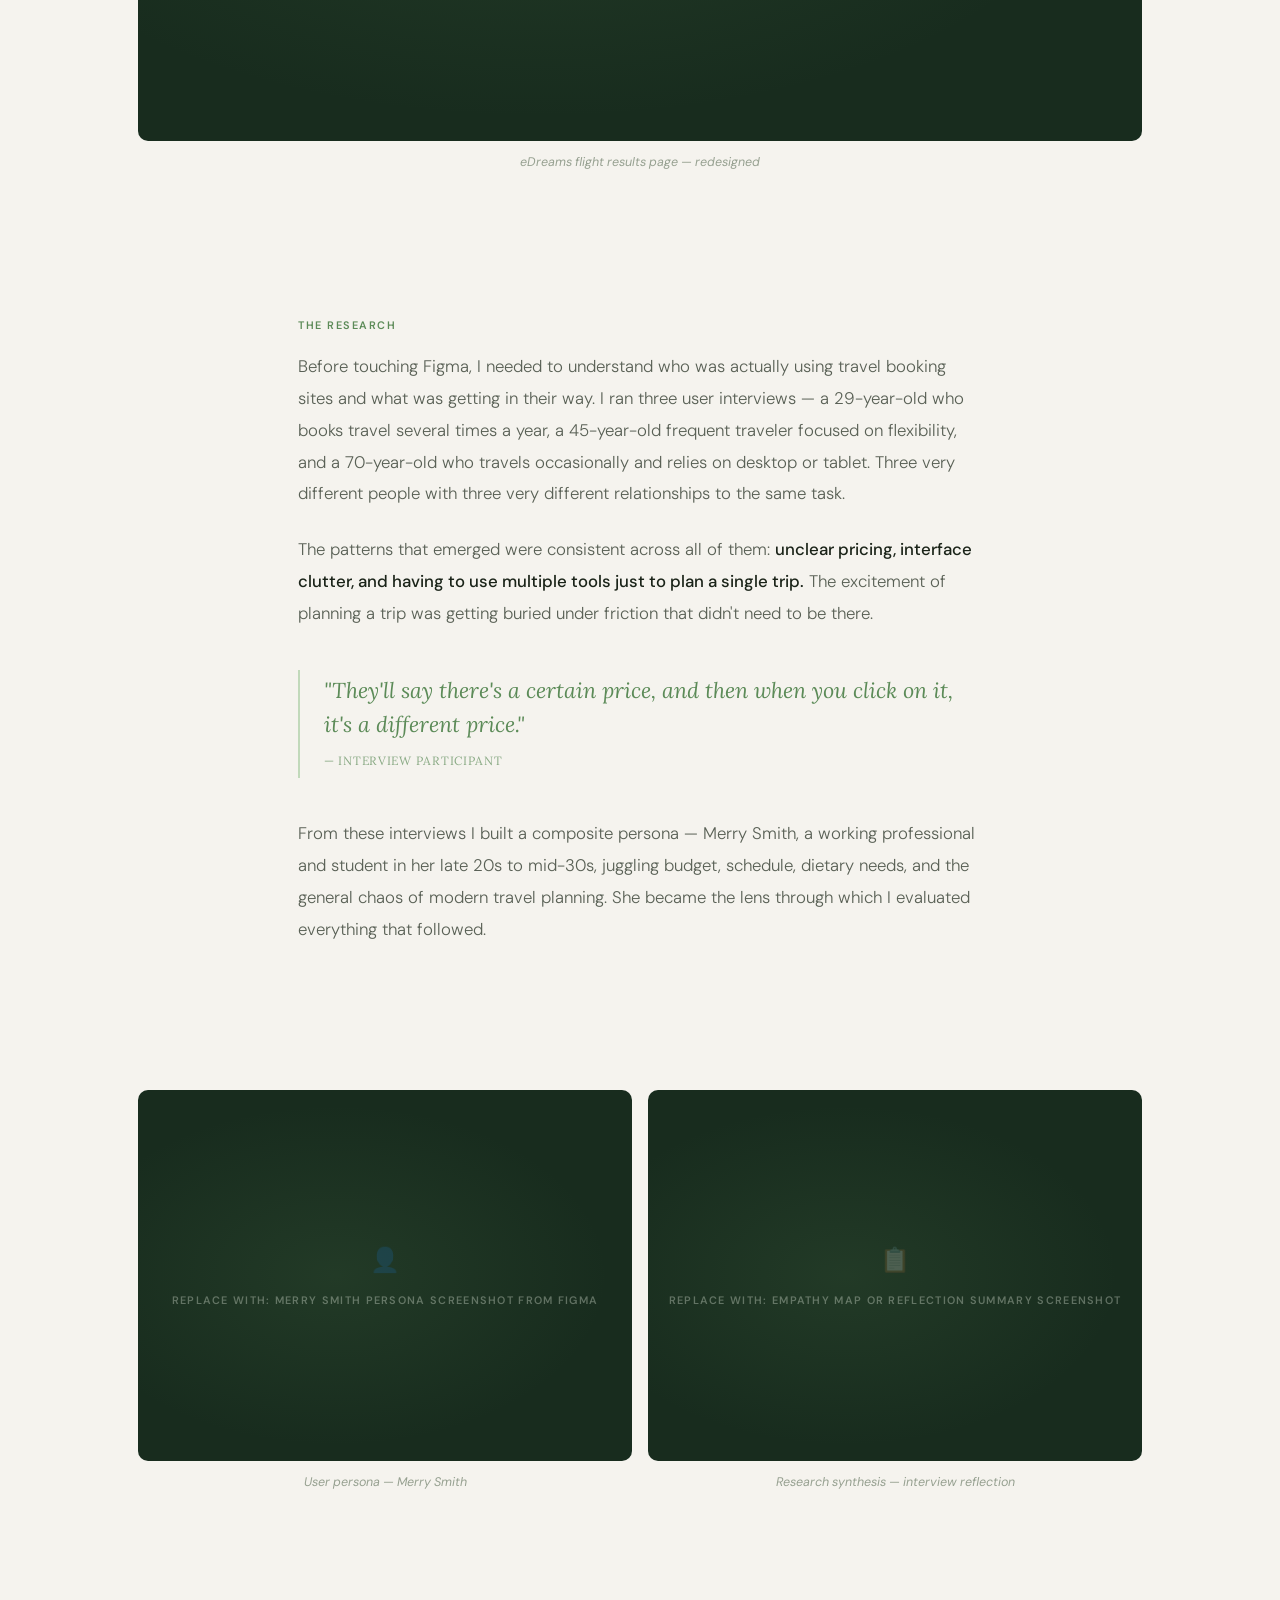
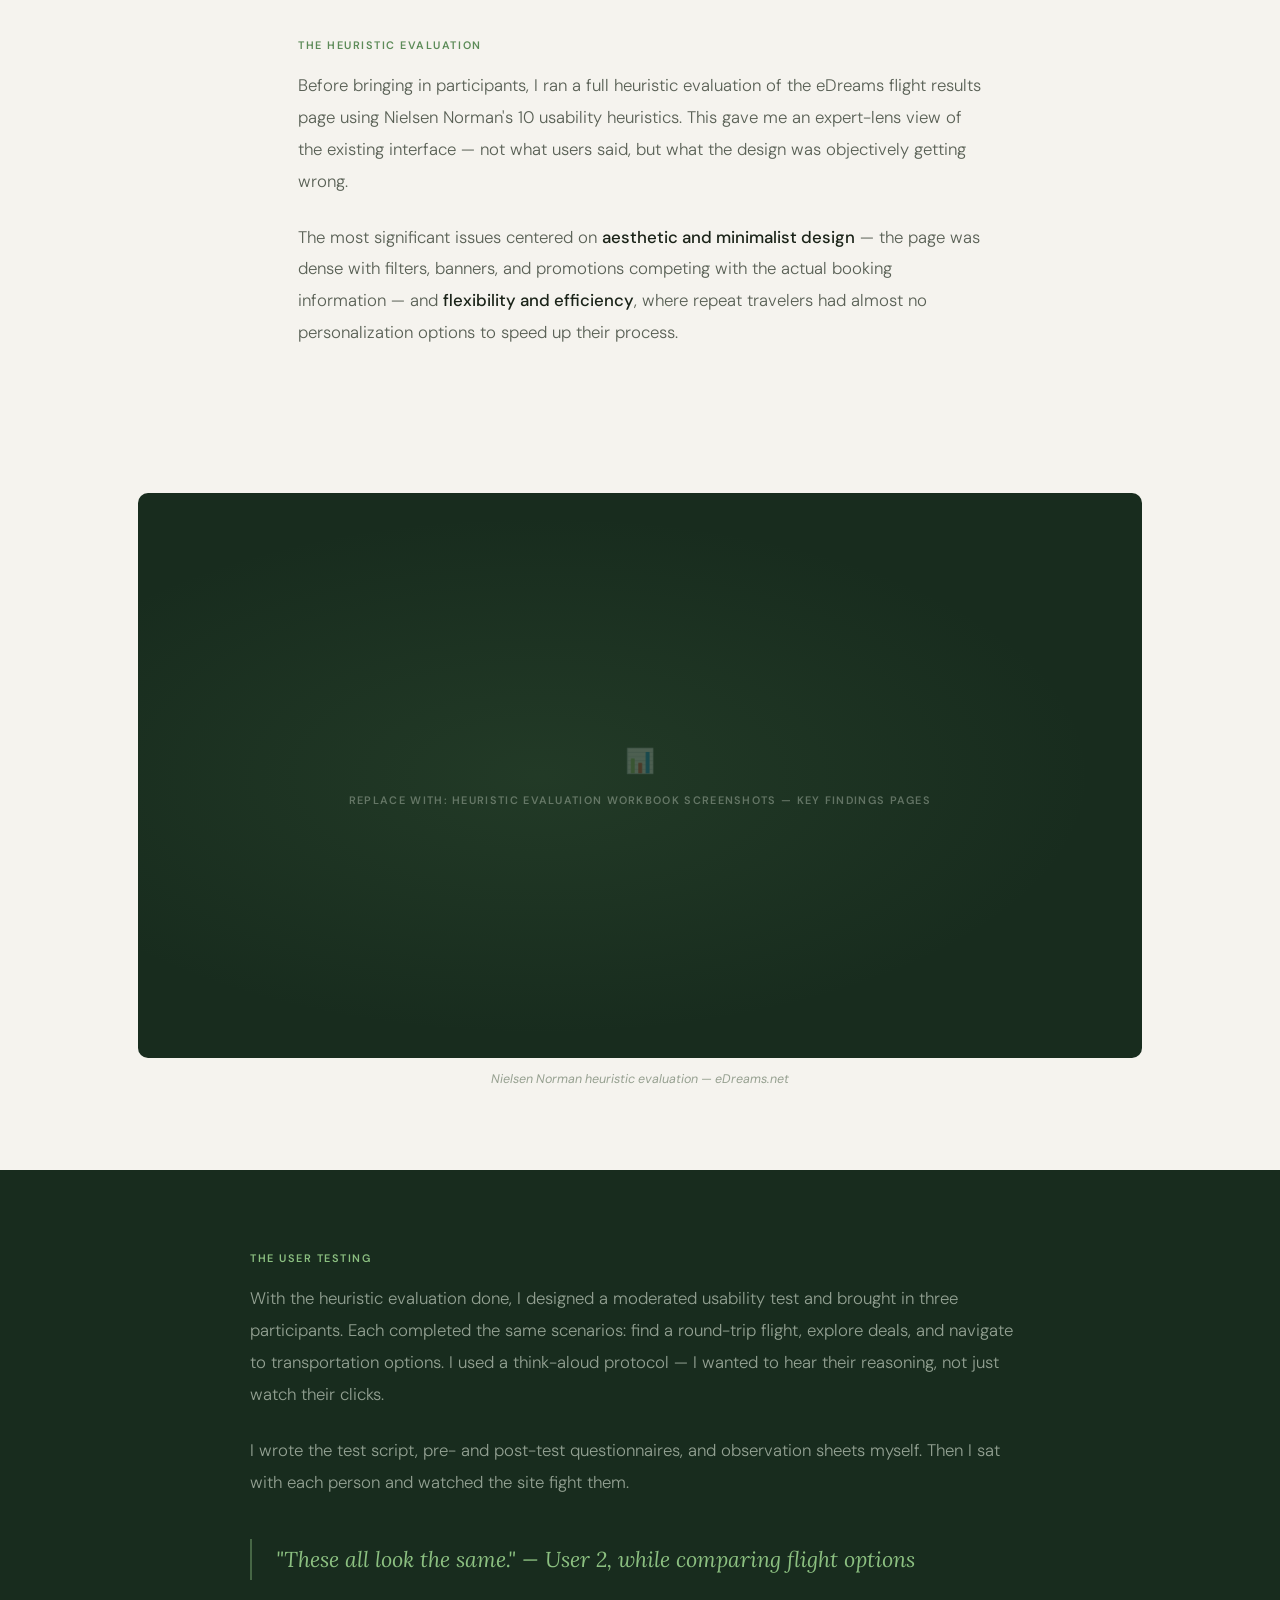
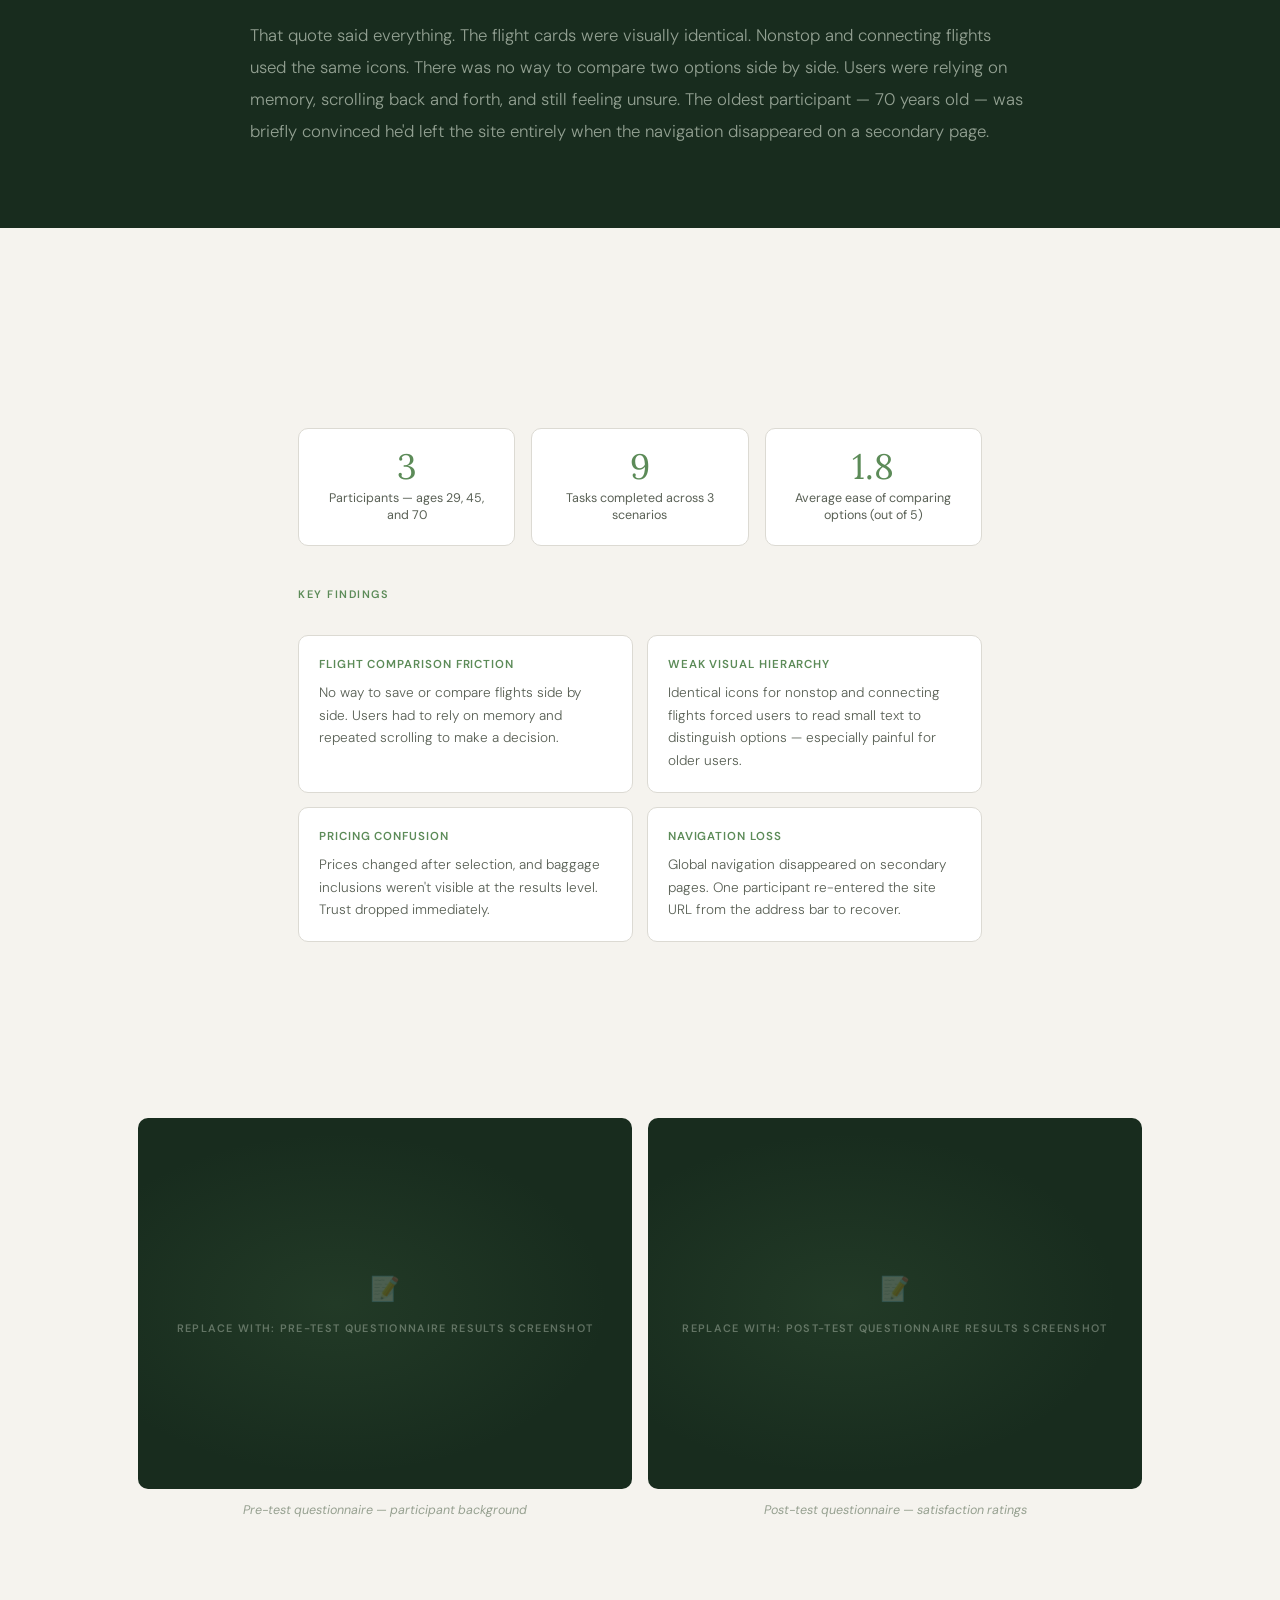
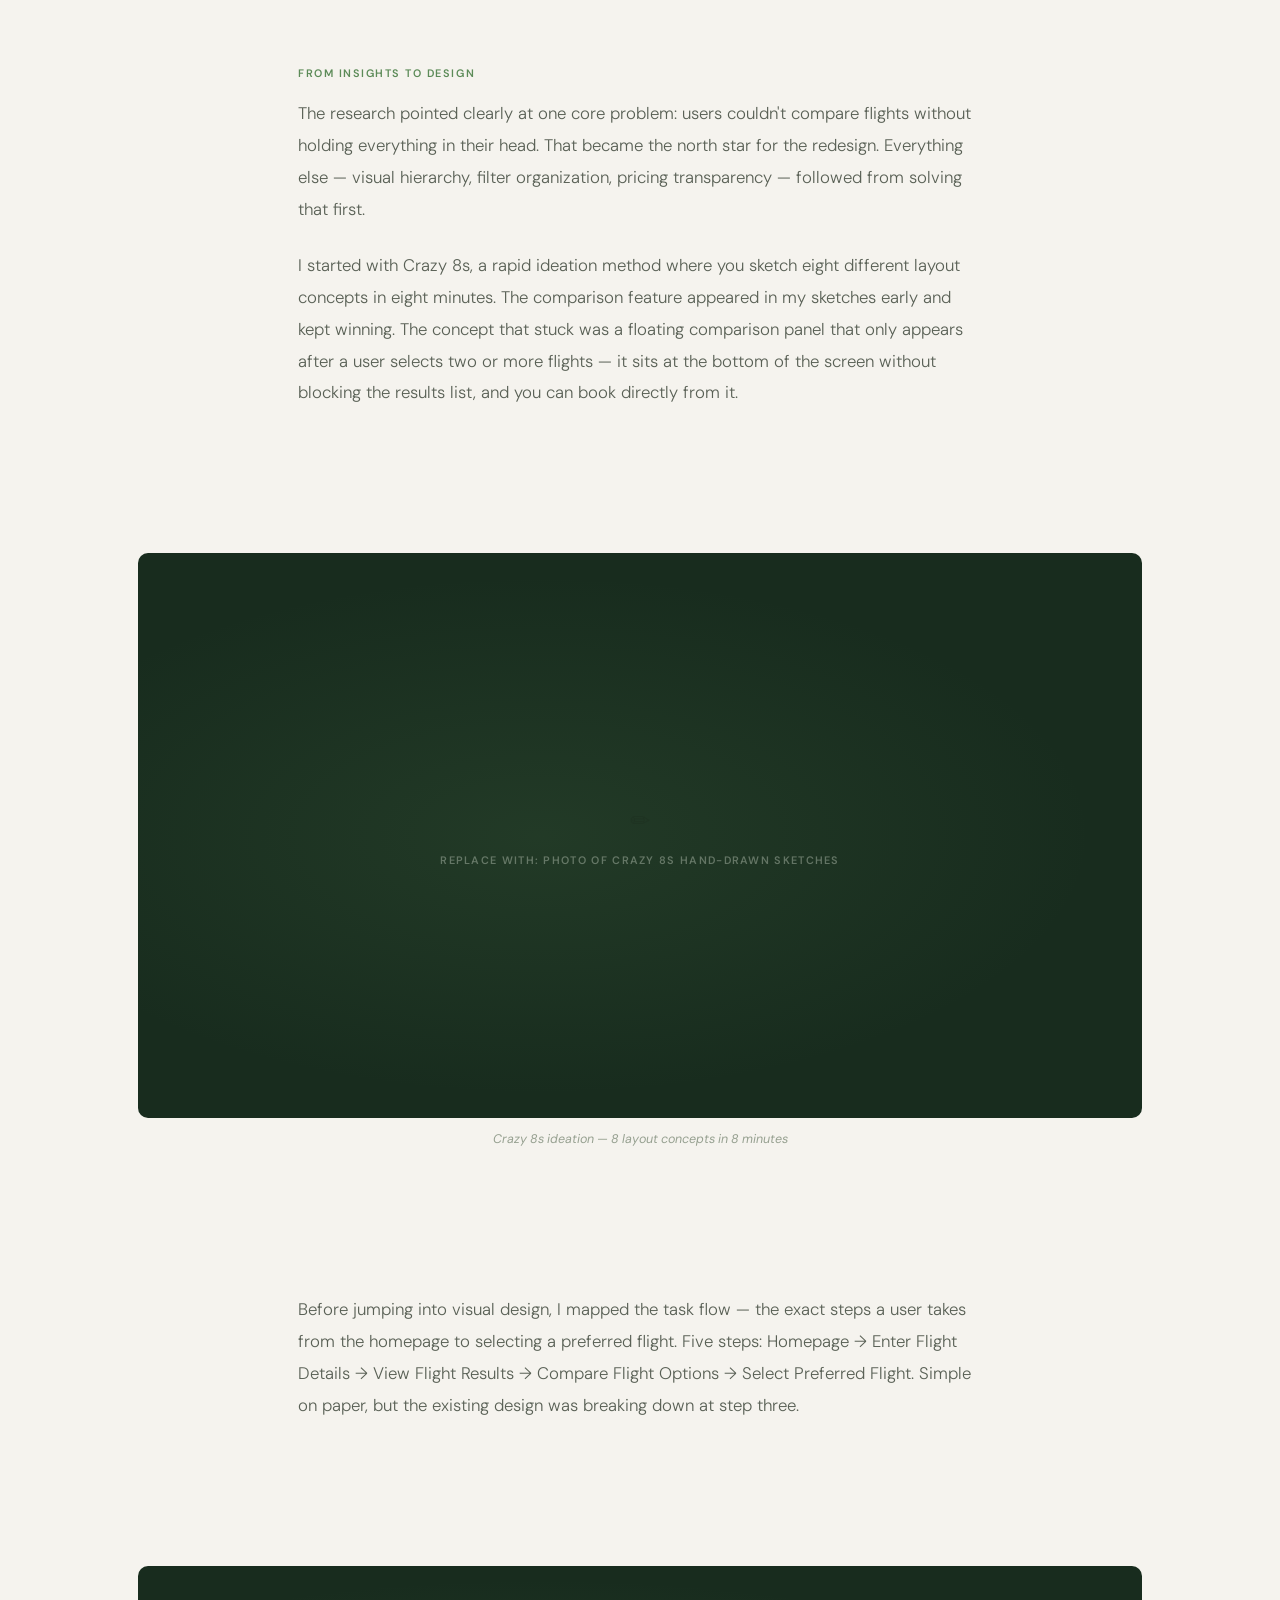
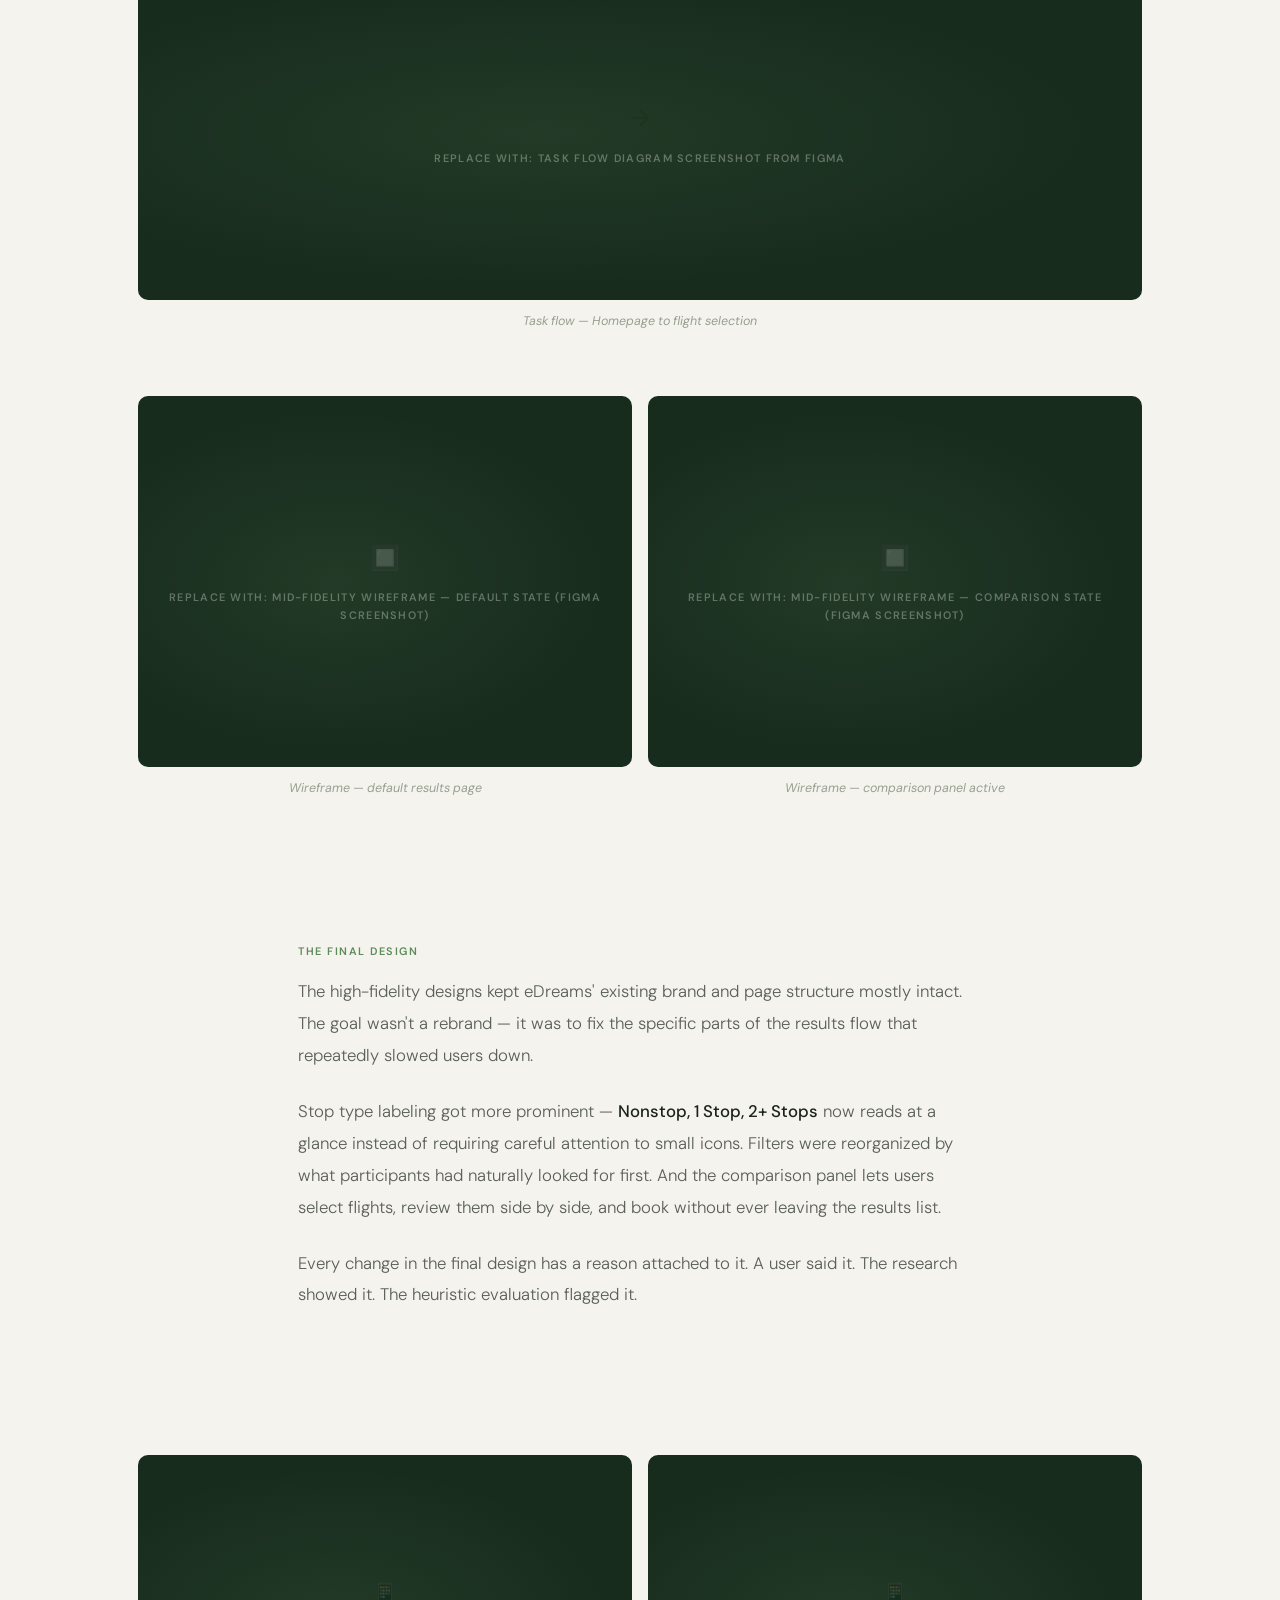
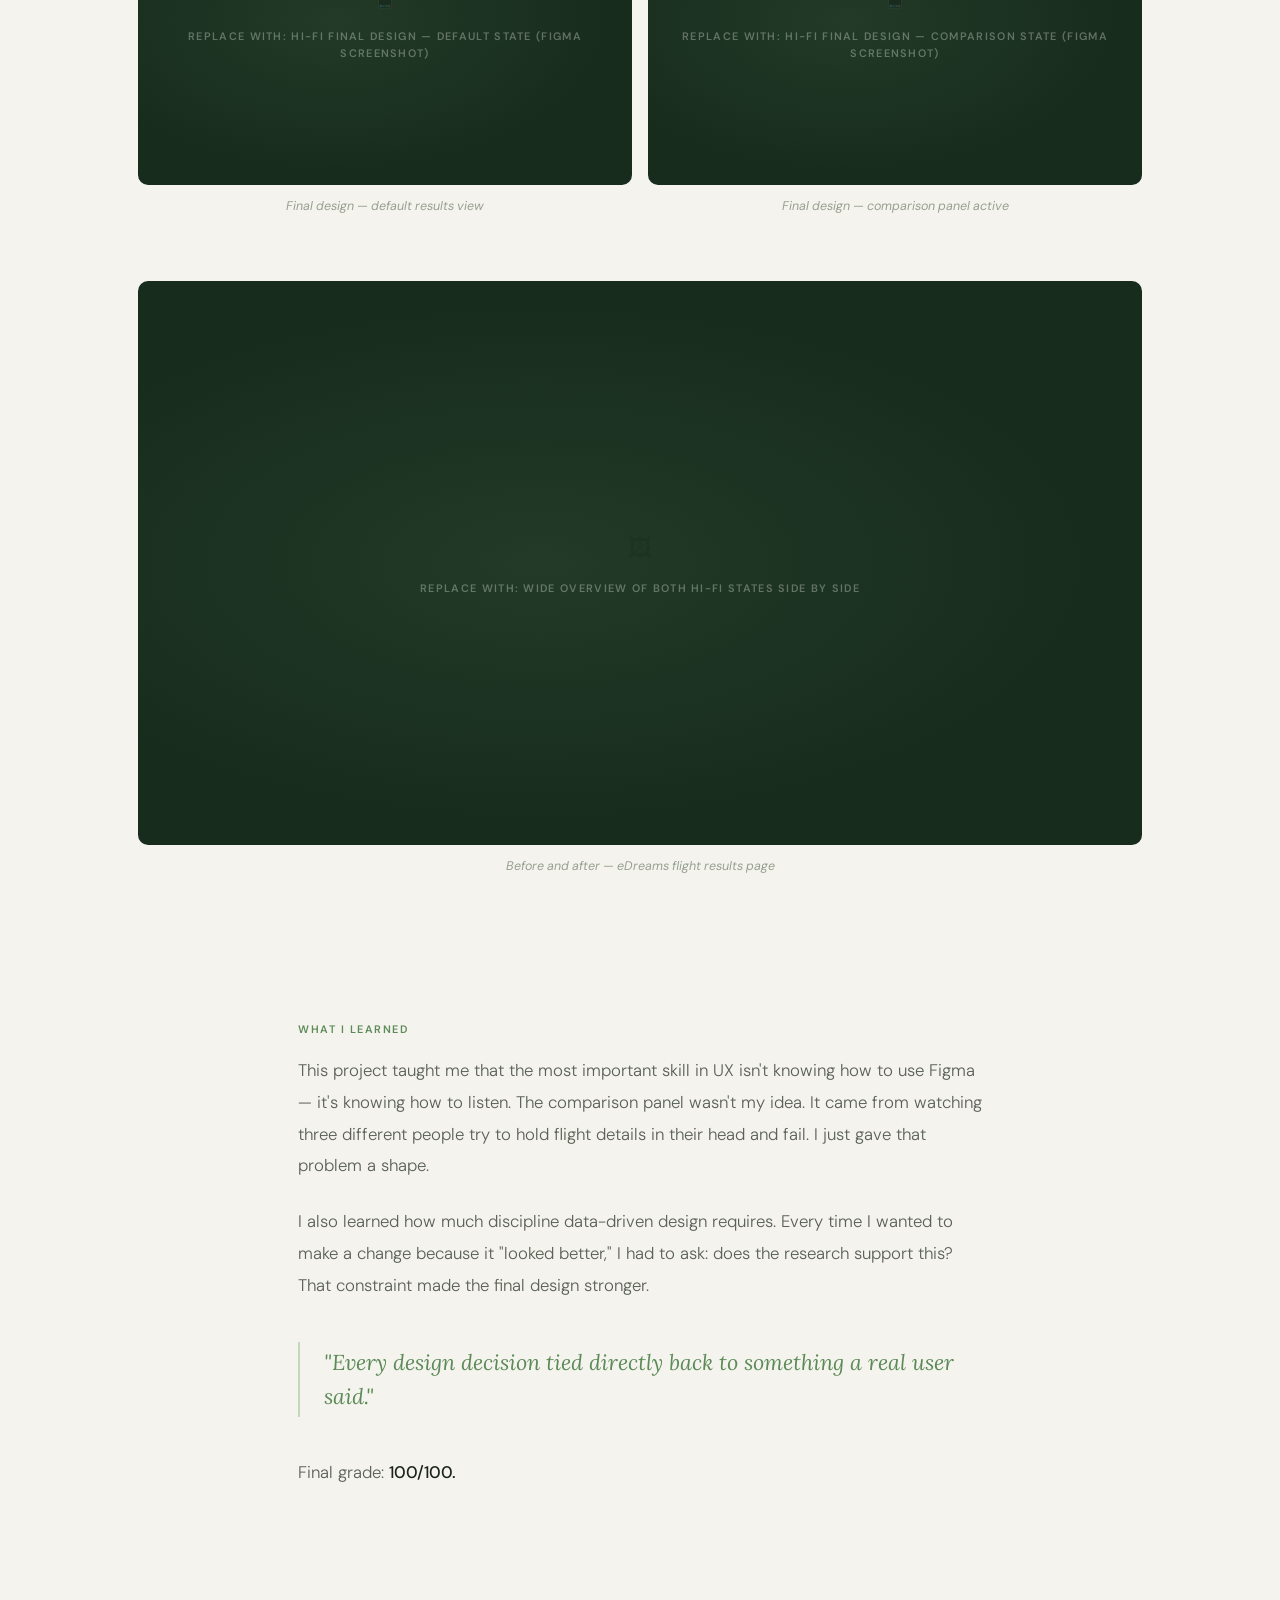
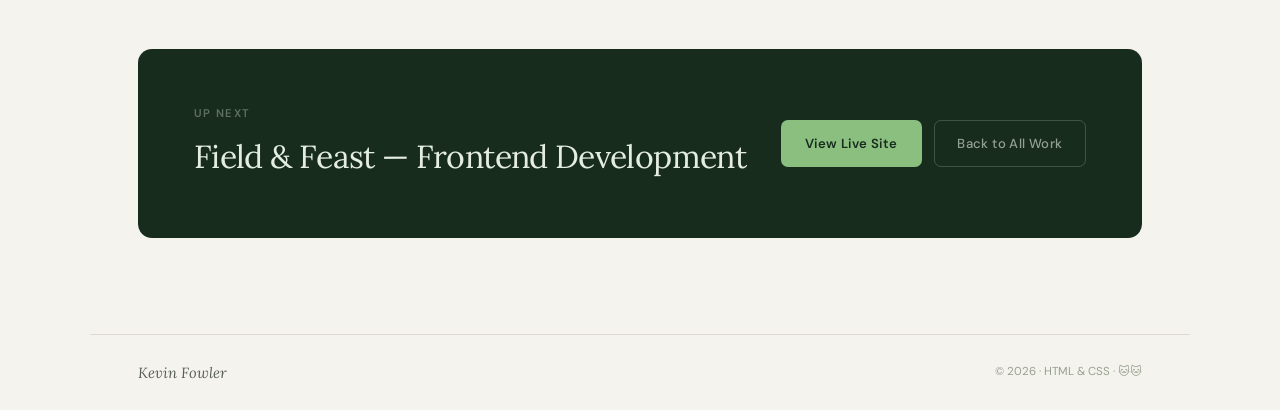
<file: edreams-case-study (2).html>
<!DOCTYPE html>
<html lang="en">
<head>
  <meta charset="UTF-8"/>
  <meta name="viewport" content="width=device-width, initial-scale=1.0"/>
  <title>eDreams Redesign — Kevin Fowler</title>
  <link rel="preconnect" href="https://fonts.googleapis.com"/>
  <link rel="preconnect" href="https://fonts.gstatic.com" crossorigin/>
  <link href="https://fonts.googleapis.com/css2?family=Lora:ital,wght@0,400;0,500;0,600;1,400;1,500&family=DM+Sans:opsz,wght@9..40,300;9..40,400;9..40,500;9..40,600&display=swap" rel="stylesheet"/>
  <style>
    :root {
      --forest:  #182C1E;
      --fern:    #5C8B58;
      --leaf:    #8BBF80;
      --sage:    #C1D9BA;
      --bg:      #F5F3EE;
      --card:    #FFFFFF;
      --tint:    #EDF0E7;
      --text:    #1A2318;
      --mid:     #596055;
      --light:   #96A090;
      --border:  #DCDAD3;
      --serif: 'Lora', Georgia, serif;
      --sans:  'DM Sans', system-ui, sans-serif;
      --max: 780px;
      --max-wide: 1100px;
      --px: clamp(1.25rem, 5vw, 3rem);
    }
    *, *::before, *::after { box-sizing: border-box; margin: 0; padding: 0; }
    html { scroll-behavior: smooth; }
    body {
      background: var(--bg);
      color: var(--text);
      font-family: var(--sans);
      line-height: 1.6;
      -webkit-font-smoothing: antialiased;
      cursor: none;
    }
    a { color: inherit; text-decoration: none; }
    img { display: block; max-width: 100%; }

    /* ── CURSOR ── */
    #cur {
      position: fixed; z-index: 9999;
      pointer-events: none;
      top: 0; left: 0;
      transform: translate(-50%,-50%);
    }
    .cur-dot {
      position: absolute;
      width: 11px; height: 11px;
      background: var(--leaf);
      border-radius: 50%;
      top: 50%; left: 50%;
      transform: translate(-50%,-50%);
      transition: transform 0.12s ease;
    }
    body.clicking .cur-dot {
      transform: translate(-50%,-50%) scale(0.5);
    }
    .cur-ring {
      position: absolute;
      width: 36px; height: 36px;
      border: 1.5px solid rgba(139,191,128,0.45);
      border-radius: 50%;
      top: 50%; left: 50%;
      transform: translate(-50%,-50%);
      transition: width 0.18s ease, height 0.18s ease,
                  background 0.18s, border-color 0.18s, border-width 0.18s;
    }
    body.hov-link .cur-ring {
      width: 48px; height: 48px;
      border-color: rgba(139,191,128,0.7);
      border-width: 2px;
      background: transparent;
    }
    a, button { cursor: none; }

    /* ── NAV ── */
    nav {
      position: fixed; top: 0; left: 0; right: 0; z-index: 100;
      height: 54px;
      display: flex; align-items: center; justify-content: space-between;
      padding: 0 var(--px);
      background: rgba(24,44,30,0.93);
      backdrop-filter: blur(16px);
      border-bottom: 1px solid rgba(255,255,255,0.06);
    }
    .nav-back {
      display: inline-flex; align-items: center; gap: 0.5rem;
      font-size: 0.78rem; font-weight: 500;
      letter-spacing: 0.08em; text-transform: uppercase;
      color: rgba(228,238,224,0.5); transition: color 0.2s;
    }
    .nav-back:hover { color: #E4EEE0; }
    .nav-back svg { width: 14px; height: 14px; }
    .nav-logo {
      font-family: var(--serif); font-style: italic;
      font-size: 1.05rem; color: #E4EEE0;
    }

    /* ── HERO ── */
    .hero {
      background: var(--forest);
      padding: calc(54px + 5rem) var(--px) 5rem;
      position: relative; overflow: hidden;
    }
    .hero::before {
      content: '';
      position: absolute; inset: 0;
      background: radial-gradient(ellipse at 70% 50%, rgba(92,139,88,0.12) 0%, transparent 60%);
      pointer-events: none;
    }
    .hero-inner { max-width: var(--max-wide); margin: 0 auto; position: relative; z-index: 1; }
    .hero-eyebrow {
      font-size: 0.7rem; font-weight: 600;
      letter-spacing: 0.14em; text-transform: uppercase;
      color: var(--leaf); margin-bottom: 1.5rem;
      opacity: 0; animation: up 0.5s ease forwards 0.1s;
    }
    .hero-title {
      font-family: var(--serif);
      font-size: clamp(2.5rem, 7vw, 5.5rem);
      font-weight: 400; line-height: 1.05;
      letter-spacing: -0.03em; color: #E4EEE0;
      margin-bottom: 2rem;
    }
    .hero-title .line { display: block; overflow: hidden; }
    .hero-title .line span {
      display: block;
      opacity: 0; transform: translateY(110%);
      animation: slideUp 0.85s cubic-bezier(0.16,1,0.3,1) forwards;
    }
    .hero-title .line:nth-child(1) span { animation-delay: 0.15s; }
    .hero-title .line:nth-child(2) span { animation-delay: 0.3s; }
    .hero-title em { font-style: italic; color: var(--leaf); }
    .hero-meta {
      display: flex; flex-wrap: wrap; gap: 2rem;
      opacity: 0; animation: up 0.5s ease forwards 0.6s;
    }
    .meta-label {
      font-size: 0.65rem; font-weight: 600;
      letter-spacing: 0.12em; text-transform: uppercase;
      color: rgba(228,238,224,0.35); margin-bottom: 0.25rem;
    }
    .meta-val { font-size: 0.9rem; font-weight: 400; color: rgba(228,238,224,0.7); }
    .meta-val strong { color: #E4EEE0; font-weight: 500; }

    /* ── WAVE ── */
    .wave { background: var(--forest); line-height: 0; }
    .wave svg { display: block; width: 100%; }

    /* ── BODY ── */
    .cs-body { max-width: var(--max); margin: 0 auto; padding: 5rem var(--px); }
    .graf { font-size: 1.05rem; font-weight: 300; color: var(--mid); line-height: 1.9; margin-bottom: 1.5rem; }
    .graf strong { color: var(--text); font-weight: 500; }
    .graf em { font-style: italic; color: var(--fern); }
    .graf:last-child { margin-bottom: 0; }
    .graf-lead { font-size: 1.25rem; font-weight: 400; color: var(--text); line-height: 1.75; margin-bottom: 1.5rem; }
    .graf-lead strong { font-weight: 600; }
    .cs-label { font-size: 0.68rem; font-weight: 600; letter-spacing: 0.14em; text-transform: uppercase; color: var(--fern); margin-bottom: 1rem; display: block; }
    .pull-q { font-family: var(--serif); font-style: italic; font-size: 1.35rem; color: var(--fern); line-height: 1.55; border-left: 2px solid var(--sage); padding: 0.25rem 0 0.25rem 1.5rem; margin: 2.5rem 0; }
    .user-quote { background: var(--tint); border: 1px solid var(--border); border-left: 3px solid var(--fern); border-radius: 0 8px 8px 0; padding: 1.25rem 1.5rem; margin: 1.5rem 0; }
    .user-quote p { font-family: var(--serif); font-style: italic; font-size: 1.05rem; color: var(--text); line-height: 1.6; margin-bottom: 0.4rem; }
    .user-quote cite { font-size: 0.75rem; font-weight: 500; letter-spacing: 0.06em; text-transform: uppercase; color: var(--light); }
    .cs-break { border: none; border-top: 1px solid var(--border); margin: 4rem 0; }

    /* stats */
    .stat-row { display: grid; grid-template-columns: repeat(3,1fr); gap: 1rem; margin: 2.5rem 0; }
    .stat-box { background: var(--card); border: 1px solid var(--border); border-radius: 10px; padding: 1.25rem; text-align: center; }
    .stat-box-n { font-family: var(--serif); font-size: 2.2rem; font-weight: 400; color: var(--fern); line-height: 1; margin-bottom: 0.35rem; }
    .stat-box-l { font-size: 0.78rem; font-weight: 400; color: var(--mid); line-height: 1.4; }

    /* findings */
    .findings-grid { display: grid; grid-template-columns: 1fr 1fr; gap: 0.85rem; margin: 2rem 0; }
    .finding { background: var(--card); border: 1px solid var(--border); border-radius: 10px; padding: 1.25rem; }
    .finding-hed { font-size: 0.72rem; font-weight: 600; letter-spacing: 0.08em; text-transform: uppercase; color: var(--fern); margin-bottom: 0.5rem; }
    .finding p { font-size: 0.85rem; font-weight: 300; color: var(--mid); line-height: 1.65; }

    /* images */
    .img-full { max-width: var(--max-wide); margin: 4rem auto; padding: 0 var(--px); }
    .img-full-inner { border-radius: 12px; overflow: hidden; background: var(--forest); }
    .img-grid { max-width: var(--max-wide); margin: 4rem auto; padding: 0 var(--px); display: grid; gap: 1rem; }
    .img-grid-2 { grid-template-columns: 1fr 1fr; }
    .img-grid-3 { grid-template-columns: repeat(3,1fr); }
    .img-placeholder { border-radius: 10px; overflow: hidden; background: var(--forest); display: flex; align-items: center; justify-content: center; flex-direction: column; gap: 0.75rem; position: relative; }
    .img-placeholder::before { content: ''; position: absolute; inset: 0; background: radial-gradient(ellipse at 40% 50%, rgba(92,139,88,0.15) 0%, transparent 65%); }
    .img-ph-label { font-size: 0.68rem; font-weight: 600; letter-spacing: 0.12em; text-transform: uppercase; color: rgba(228,238,224,0.35); text-align: center; padding: 0 1rem; position: relative; z-index: 1; }
    .img-ph-icon { font-size: 1.5rem; opacity: 0.2; position: relative; z-index: 1; }
    .ar-16-9 { aspect-ratio: 16/9; }
    .ar-4-3  { aspect-ratio: 4/3; }
    .ar-3-2  { aspect-ratio: 3/2; }
    .ar-1-1  { aspect-ratio: 1/1; }
    .img-caption { font-size: 0.78rem; font-weight: 400; color: var(--light); text-align: center; margin-top: 0.75rem; font-style: italic; }

    /* dark band */
    .band-dark { background: var(--forest); padding: 5rem var(--px); margin: 5rem 0; }
    .band-dark-inner { max-width: var(--max); margin: 0 auto; }
    .band-dark .graf { color: rgba(228,238,224,0.6); }
    .band-dark .graf strong { color: #E4EEE0; }
    .band-dark .cs-label { color: var(--leaf); }
    .band-dark .pull-q { color: var(--leaf); border-left-color: rgba(139,191,128,0.4); }

    /* buttons */
    .btn { display: inline-flex; align-items: center; gap: 0.4rem; padding: 0.7rem 1.4rem; font-family: var(--sans); font-size: 0.82rem; font-weight: 500; letter-spacing: 0.03em; border-radius: 7px; transition: all 0.2s; white-space: nowrap; }
    .btn-leaf { background: var(--leaf); color: var(--forest); border: 2px solid var(--leaf); font-weight: 600; }
    .btn-leaf:hover { background: #9dcf91; border-color: #9dcf91; transform: translateY(-1px); }
    .btn-outline { background: transparent; color: rgba(228,238,224,0.6); border: 1.5px solid rgba(228,238,224,0.2); }
    .btn-outline:hover { color: #E4EEE0; border-color: rgba(228,238,224,0.4); transform: translateY(-1px); }

    /* next project */
    .next-project { background: var(--forest); border-radius: 14px; padding: 3.5rem; display: flex; align-items: center; justify-content: space-between; gap: 2rem; flex-wrap: wrap; margin: 5rem auto 0; max-width: var(--max-wide); }
    .next-project p { font-size: 0.7rem; font-weight: 600; letter-spacing: 0.12em; text-transform: uppercase; color: rgba(228,238,224,0.35); margin-bottom: 0.5rem; }
    .next-project h3 { font-family: var(--serif); font-size: clamp(1.3rem,3vw,2rem); font-weight: 400; letter-spacing: -0.02em; color: #E4EEE0; }

    footer { border-top: 1px solid var(--border); max-width: var(--max-wide); margin: 0 auto; padding: 1.6rem var(--px); display: flex; align-items: center; justify-content: space-between; }
    .foot-l { font-family: var(--serif); font-style: italic; font-size: .92rem; color: var(--mid); }
    .foot-r { font-size: .72rem; color: var(--light); }

    @keyframes up { from{opacity:0;transform:translateY(14px)} to{opacity:1;transform:translateY(0)} }
    @keyframes slideUp { from{opacity:0;transform:translateY(110%)} to{opacity:1;transform:translateY(0)} }
    .reveal { opacity:0; transform:translateY(20px); transition:opacity .65s ease,transform .65s ease; }
    .reveal.in { opacity:1; transform:none; }

    @media (max-width:700px) {
      .stat-row { grid-template-columns:1fr 1fr; }
      .findings-grid { grid-template-columns:1fr; }
      .img-grid-2, .img-grid-3 { grid-template-columns:1fr; }
      .next-project { flex-direction:column; align-items:flex-start; }
      body { cursor:auto; }
      #cur { display:none; }
    }
  </style>
</head>
<body>

<div id="cur">
  <div class="cur-ring"></div>
  <div class="cur-dot"></div>
</div>

<nav>
  <a href="index.html" class="nav-back">
    <svg viewBox="0 0 14 14" fill="none" xmlns="http://www.w3.org/2000/svg">
      <path d="M12 7H2M2 7L7 2M2 7L7 12" stroke="currentColor" stroke-width="1.5" stroke-linecap="round" stroke-linejoin="round"/>
    </svg>
    Back to work
  </a>
  <a href="index.html" class="nav-logo">Kevin Fowler</a>
</nav>

<div class="hero">
  <div class="hero-inner">
    <p class="hero-eyebrow">UX Case Study · GIT 340 · Spring 2026</p>
    <h1 class="hero-title">
      <span class="line"><span>Redesigning how</span></span>
      <span class="line"><span>people <em>compare flights.</em></span></span>
    </h1>
    <div class="hero-meta">
      <div><div class="meta-label">Role</div><div class="meta-val">UX Researcher &amp; Designer</div></div>
      <div><div class="meta-label">Timeline</div><div class="meta-val">Spring 2026 · 8 weeks</div></div>
      <div><div class="meta-label">Tools</div><div class="meta-val">Figma · Nielsen Norman Heuristics</div></div>
      <div><div class="meta-label">Outcome</div><div class="meta-val"><strong>100 / 100</strong></div></div>
    </div>
  </div>
</div>

<div class="wave">
  <svg viewBox="0 0 1440 64" preserveAspectRatio="none" xmlns="http://www.w3.org/2000/svg">
    <path d="M0,0 C360,64 1080,64 1440,0 L1440,64 L0,64 Z" fill="#F5F3EE"/>
  </svg>
</div>

<div class="cs-body">
  <p class="graf-lead reveal"><strong>It was spring semester 2026.</strong> I was handed eDreams.net — a travel booking site most people have never heard of — and told to make it better. That turned into one of the most complete research-to-design cycles I've done.</p>
  <p class="graf reveal">The assignment was open-ended: pick a part of the experience that needed the most work, research why, and design a solution. After spending time on the site, one thing stood out immediately — booking a flight felt like trying to compare things that all looked the same. That frustration became the entire project.</p>
  <p class="graf reveal">I recruited three real participants, put them in front of the live site, and watched what happened. What they said — and didn't say — guided every design decision that followed.</p>
</div>

<div class="img-full reveal">
  <div class="img-placeholder ar-16-9 img-full-inner">
    <span class="img-ph-icon">🖼</span>
    <span class="img-ph-label">Replace with: Hi-fi final design — full page screenshot (Default State)</span>
  </div>
  <p class="img-caption">eDreams flight results page — redesigned</p>
</div>

<div class="cs-body">
  <span class="cs-label reveal">The Research</span>
  <p class="graf reveal">Before touching Figma, I needed to understand who was actually using travel booking sites and what was getting in their way. I ran three user interviews — a 29-year-old who books travel several times a year, a 45-year-old frequent traveler focused on flexibility, and a 70-year-old who travels occasionally and relies on desktop or tablet. Three very different people with three very different relationships to the same task.</p>
  <p class="graf reveal">The patterns that emerged were consistent across all of them: <strong>unclear pricing, interface clutter, and having to use multiple tools just to plan a single trip.</strong> The excitement of planning a trip was getting buried under friction that didn't need to be there.</p>
  <div class="pull-q reveal">"They'll say there's a certain price, and then when you click on it, it's a different price."<br><small style="font-size:0.75rem;opacity:0.7;font-style:normal;letter-spacing:0.06em;text-transform:uppercase;">— Interview participant</small></div>
  <p class="graf reveal">From these interviews I built a composite persona — Merry Smith, a working professional and student in her late 20s to mid-30s, juggling budget, schedule, dietary needs, and the general chaos of modern travel planning. She became the lens through which I evaluated everything that followed.</p>
</div>

<div class="img-grid img-grid-2 reveal">
  <div>
    <div class="img-placeholder ar-4-3">
      <span class="img-ph-icon">👤</span>
      <span class="img-ph-label">Replace with: Merry Smith persona screenshot from Figma</span>
    </div>
    <p class="img-caption">User persona — Merry Smith</p>
  </div>
  <div>
    <div class="img-placeholder ar-4-3">
      <span class="img-ph-icon">📋</span>
      <span class="img-ph-label">Replace with: Empathy map or reflection summary screenshot</span>
    </div>
    <p class="img-caption">Research synthesis — interview reflection</p>
  </div>
</div>

<div class="cs-body">
  <span class="cs-label reveal">The Heuristic Evaluation</span>
  <p class="graf reveal">Before bringing in participants, I ran a full heuristic evaluation of the eDreams flight results page using Nielsen Norman's 10 usability heuristics. This gave me an expert-lens view of the existing interface — not what users said, but what the design was objectively getting wrong.</p>
  <p class="graf reveal">The most significant issues centered on <strong>aesthetic and minimalist design</strong> — the page was dense with filters, banners, and promotions competing with the actual booking information — and <strong>flexibility and efficiency</strong>, where repeat travelers had almost no personalization options to speed up their process.</p>
</div>

<div class="img-full reveal">
  <div class="img-placeholder ar-16-9 img-full-inner">
    <span class="img-ph-icon">📊</span>
    <span class="img-ph-label">Replace with: Heuristic evaluation workbook screenshots — key findings pages</span>
  </div>
  <p class="img-caption" style="text-align:center;margin-top:0.75rem;">Nielsen Norman heuristic evaluation — eDreams.net</p>
</div>

<div class="band-dark reveal">
  <div class="band-dark-inner">
    <span class="cs-label">The User Testing</span>
    <p class="graf">With the heuristic evaluation done, I designed a moderated usability test and brought in three participants. Each completed the same scenarios: find a round-trip flight, explore deals, and navigate to transportation options. I used a think-aloud protocol — I wanted to hear their reasoning, not just watch their clicks.</p>
    <p class="graf">I wrote the test script, pre- and post-test questionnaires, and observation sheets myself. Then I sat with each person and watched the site fight them.</p>
    <div class="pull-q">"These all look the same." — User 2, while comparing flight options</div>
    <p class="graf">That quote said everything. The flight cards were visually identical. Nonstop and connecting flights used the same icons. There was no way to compare two options side by side. Users were relying on memory, scrolling back and forth, and still feeling unsure. The oldest participant — 70 years old — was briefly convinced he'd left the site entirely when the navigation disappeared on a secondary page.</p>
  </div>
</div>

<div class="cs-body">
  <div class="stat-row reveal">
    <div class="stat-box"><div class="stat-box-n">3</div><div class="stat-box-l">Participants — ages 29, 45, and 70</div></div>
    <div class="stat-box"><div class="stat-box-n">9</div><div class="stat-box-l">Tasks completed across 3 scenarios</div></div>
    <div class="stat-box"><div class="stat-box-n">1.8</div><div class="stat-box-l">Average ease of comparing options (out of 5)</div></div>
  </div>

  <span class="cs-label reveal">Key Findings</span>
  <div class="findings-grid reveal">
    <div class="finding"><div class="finding-hed">Flight comparison friction</div><p>No way to save or compare flights side by side. Users had to rely on memory and repeated scrolling to make a decision.</p></div>
    <div class="finding"><div class="finding-hed">Weak visual hierarchy</div><p>Identical icons for nonstop and connecting flights forced users to read small text to distinguish options — especially painful for older users.</p></div>
    <div class="finding"><div class="finding-hed">Pricing confusion</div><p>Prices changed after selection, and baggage inclusions weren't visible at the results level. Trust dropped immediately.</p></div>
    <div class="finding"><div class="finding-hed">Navigation loss</div><p>Global navigation disappeared on secondary pages. One participant re-entered the site URL from the address bar to recover.</p></div>
  </div>
</div>

<div class="img-grid img-grid-2 reveal">
  <div>
    <div class="img-placeholder ar-4-3">
      <span class="img-ph-icon">📝</span>
      <span class="img-ph-label">Replace with: Pre-test questionnaire results screenshot</span>
    </div>
    <p class="img-caption">Pre-test questionnaire — participant background</p>
  </div>
  <div>
    <div class="img-placeholder ar-4-3">
      <span class="img-ph-icon">📝</span>
      <span class="img-ph-label">Replace with: Post-test questionnaire results screenshot</span>
    </div>
    <p class="img-caption">Post-test questionnaire — satisfaction ratings</p>
  </div>
</div>

<div class="cs-body">
  <span class="cs-label reveal">From Insights to Design</span>
  <p class="graf reveal">The research pointed clearly at one core problem: users couldn't compare flights without holding everything in their head. That became the north star for the redesign. Everything else — visual hierarchy, filter organization, pricing transparency — followed from solving that first.</p>
  <p class="graf reveal">I started with Crazy 8s, a rapid ideation method where you sketch eight different layout concepts in eight minutes. The comparison feature appeared in my sketches early and kept winning. The concept that stuck was a floating comparison panel that only appears after a user selects two or more flights — it sits at the bottom of the screen without blocking the results list, and you can book directly from it.</p>
</div>

<div class="img-full reveal">
  <div class="img-placeholder ar-16-9 img-full-inner">
    <span class="img-ph-icon">✏️</span>
    <span class="img-ph-label">Replace with: Photo of Crazy 8s hand-drawn sketches</span>
  </div>
  <p class="img-caption" style="text-align:center;margin-top:0.75rem;">Crazy 8s ideation — 8 layout concepts in 8 minutes</p>
</div>

<div class="cs-body">
  <p class="graf reveal">Before jumping into visual design, I mapped the task flow — the exact steps a user takes from the homepage to selecting a preferred flight. Five steps: Homepage → Enter Flight Details → View Flight Results → Compare Flight Options → Select Preferred Flight. Simple on paper, but the existing design was breaking down at step three.</p>
</div>

<div class="img-full reveal">
  <div class="img-placeholder img-full-inner" style="aspect-ratio:3/1;">
    <span class="img-ph-icon">→</span>
    <span class="img-ph-label">Replace with: Task flow diagram screenshot from Figma</span>
  </div>
  <p class="img-caption" style="text-align:center;margin-top:0.75rem;">Task flow — Homepage to flight selection</p>
</div>

<div class="img-grid img-grid-2 reveal" style="margin-top:2rem;">
  <div>
    <div class="img-placeholder ar-4-3">
      <span class="img-ph-icon">🔲</span>
      <span class="img-ph-label">Replace with: Mid-fidelity wireframe — Default State (Figma screenshot)</span>
    </div>
    <p class="img-caption">Wireframe — default results page</p>
  </div>
  <div>
    <div class="img-placeholder ar-4-3">
      <span class="img-ph-icon">🔲</span>
      <span class="img-ph-label">Replace with: Mid-fidelity wireframe — Comparison State (Figma screenshot)</span>
    </div>
    <p class="img-caption">Wireframe — comparison panel active</p>
  </div>
</div>

<div class="cs-body">
  <span class="cs-label reveal">The Final Design</span>
  <p class="graf reveal">The high-fidelity designs kept eDreams' existing brand and page structure mostly intact. The goal wasn't a rebrand — it was to fix the specific parts of the results flow that repeatedly slowed users down.</p>
  <p class="graf reveal">Stop type labeling got more prominent — <strong>Nonstop, 1 Stop, 2+ Stops</strong> now reads at a glance instead of requiring careful attention to small icons. Filters were reorganized by what participants had naturally looked for first. And the comparison panel lets users select flights, review them side by side, and book without ever leaving the results list.</p>
  <p class="graf reveal">Every change in the final design has a reason attached to it. A user said it. The research showed it. The heuristic evaluation flagged it.</p>
</div>

<div class="img-grid img-grid-2 reveal">
  <div>
    <div class="img-placeholder ar-3-2">
      <span class="img-ph-icon">📱</span>
      <span class="img-ph-label">Replace with: Hi-fi final design — Default State (Figma screenshot)</span>
    </div>
    <p class="img-caption">Final design — default results view</p>
  </div>
  <div>
    <div class="img-placeholder ar-3-2">
      <span class="img-ph-icon">📱</span>
      <span class="img-ph-label">Replace with: Hi-fi final design — Comparison State (Figma screenshot)</span>
    </div>
    <p class="img-caption">Final design — comparison panel active</p>
  </div>
</div>

<div class="img-full reveal">
  <div class="img-placeholder ar-16-9 img-full-inner">
    <span class="img-ph-icon">🖼</span>
    <span class="img-ph-label">Replace with: Wide overview of both hi-fi states side by side</span>
  </div>
  <p class="img-caption" style="text-align:center;margin-top:0.75rem;">Before and after — eDreams flight results page</p>
</div>

<div class="cs-body">
  <span class="cs-label reveal">What I Learned</span>
  <p class="graf reveal">This project taught me that the most important skill in UX isn't knowing how to use Figma — it's knowing how to listen. The comparison panel wasn't my idea. It came from watching three different people try to hold flight details in their head and fail. I just gave that problem a shape.</p>
  <p class="graf reveal">I also learned how much discipline data-driven design requires. Every time I wanted to make a change because it "looked better," I had to ask: does the research support this? That constraint made the final design stronger.</p>
  <div class="pull-q reveal">"Every design decision tied directly back to something a real user said."</div>
  <p class="graf reveal">Final grade: <strong>100/100.</strong></p>
</div>

<div style="padding:0 var(--px) 6rem;max-width:var(--max-wide);margin:0 auto;">
  <div class="next-project reveal">
    <div>
      <p>Up next</p>
      <h3>Field &amp; Feast — Frontend Development</h3>
    </div>
    <div style="display:flex;gap:0.75rem;flex-wrap:wrap;">
      <a href="https://krfowler415.github.io/fieldandfeast/" target="_blank" class="btn btn-leaf">View Live Site</a>
      <a href="index.html" class="btn btn-outline">Back to All Work</a>
    </div>
  </div>
</div>

<footer>
  <span class="foot-l">Kevin Fowler</span>
  <span class="foot-r">© 2026 · HTML &amp; CSS · 🐱🐱</span>
</footer>

<script>
// Cursor
const cur = document.getElementById('cur');
let cx=0, cy=0, rx=0, ry=0;
document.addEventListener('mousemove', e => { cx=e.clientX; cy=e.clientY; });
(function anim(){
  rx += (cx-rx)*0.13; ry += (cy-ry)*0.13;
  cur.style.left = cx+'px'; cur.style.top = cy+'px';
  cur.querySelector('.cur-ring').style.left = (rx-cx)+'px';
  cur.querySelector('.cur-ring').style.top  = (ry-cy)+'px';
  requestAnimationFrame(anim);
})();
document.querySelectorAll('a, button').forEach(el => {
  el.addEventListener('mouseenter', () => document.body.classList.add('hov-link'));
  el.addEventListener('mouseleave', () => document.body.classList.remove('hov-link'));
});
document.addEventListener('mousedown', () => document.body.classList.add('clicking'));
document.addEventListener('mouseup',   () => document.body.classList.remove('clicking'));

// Click ripple
document.addEventListener('click', e => {
  const r = document.createElement('div');
  r.style.cssText = `position:fixed;width:10px;height:10px;border-radius:50%;border:1.5px solid var(--leaf);transform:translate(-50%,-50%) scale(0);pointer-events:none;z-index:9997;left:${e.clientX}px;top:${e.clientY}px;animation:rippleOut 0.6s ease-out forwards`;
  document.body.appendChild(r);
  setTimeout(()=>r.remove(), 600);
});
const rs = document.createElement('style');
rs.textContent = '@keyframes rippleOut{to{transform:translate(-50%,-50%) scale(8);opacity:0}}';
document.head.appendChild(rs);

// Scroll reveal
const obs = new IntersectionObserver(entries => {
  entries.forEach((e,i) => {
    if(e.isIntersecting){
      setTimeout(()=>e.target.classList.add('in'), i*70);
      obs.unobserve(e.target);
    }
  });
}, {threshold:0.07});
document.querySelectorAll('.reveal').forEach(el=>obs.observe(el));
</script>
</body>
</html>
</file>
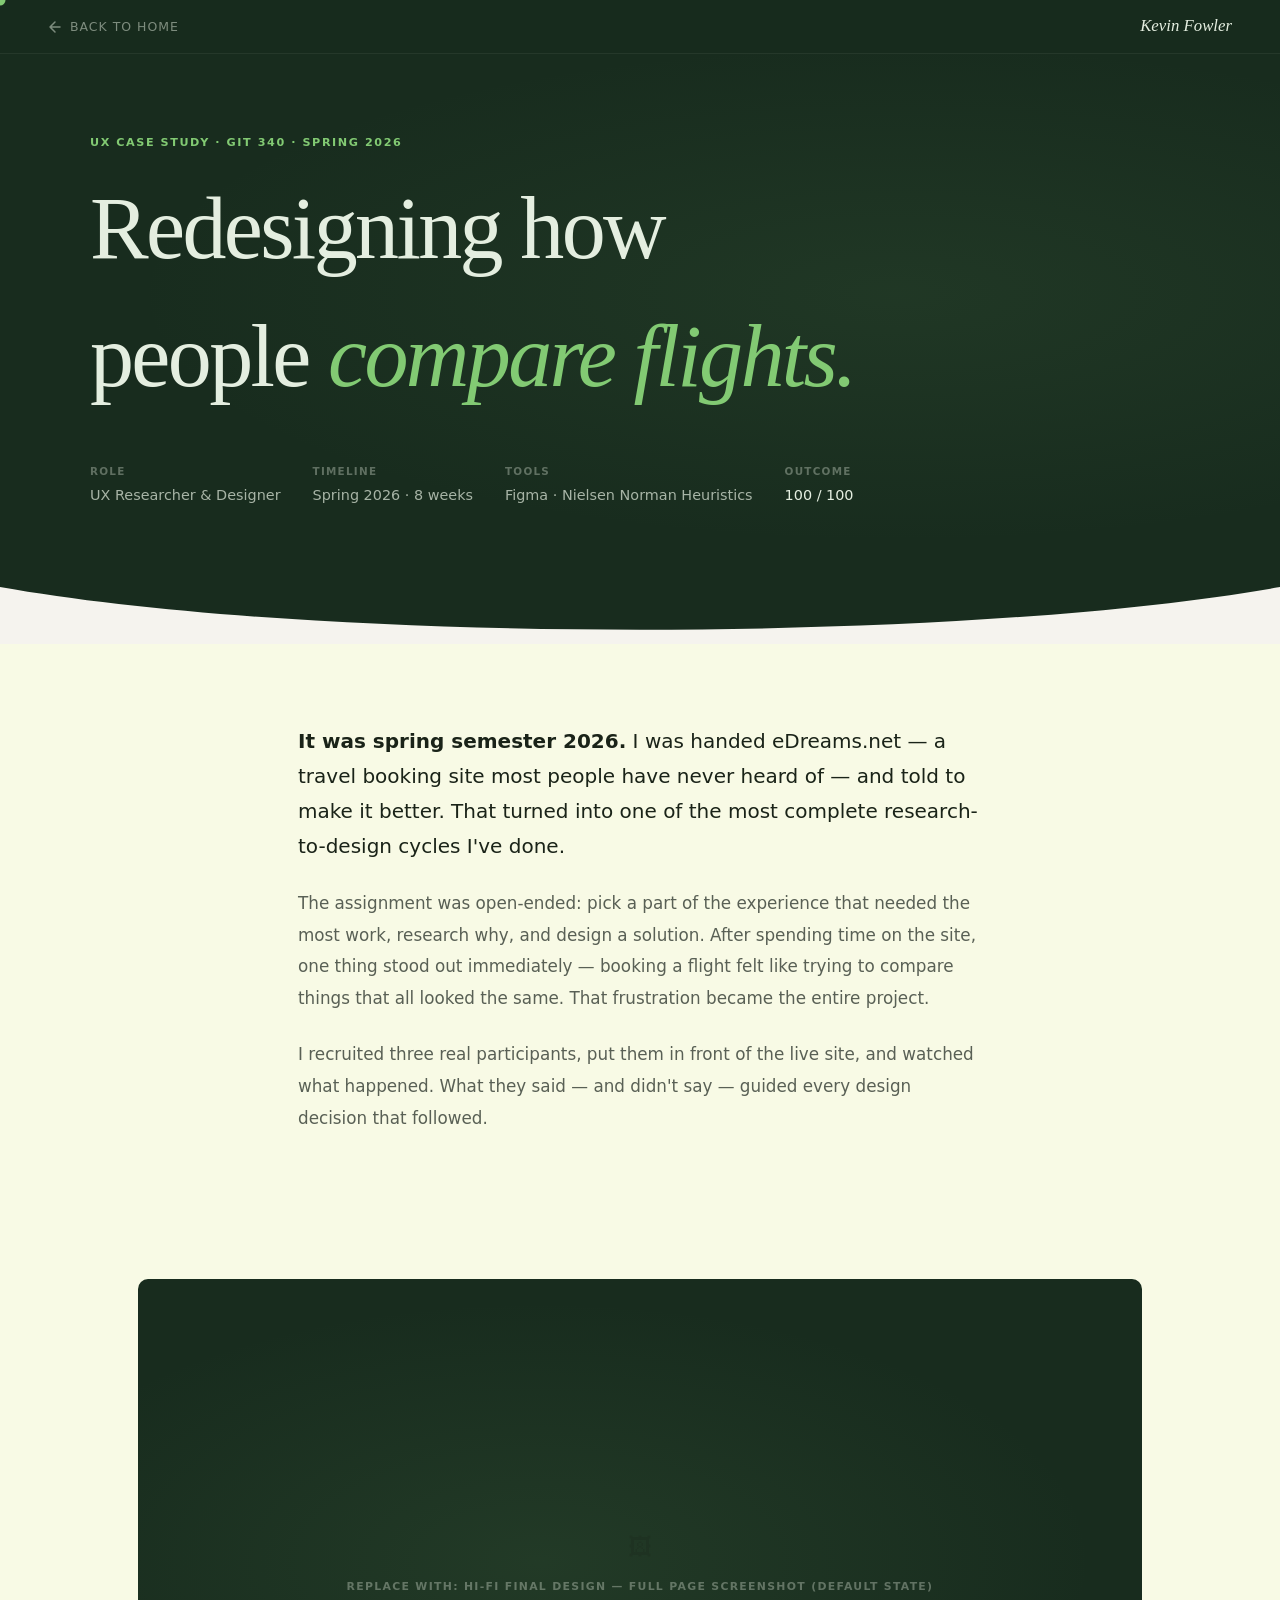
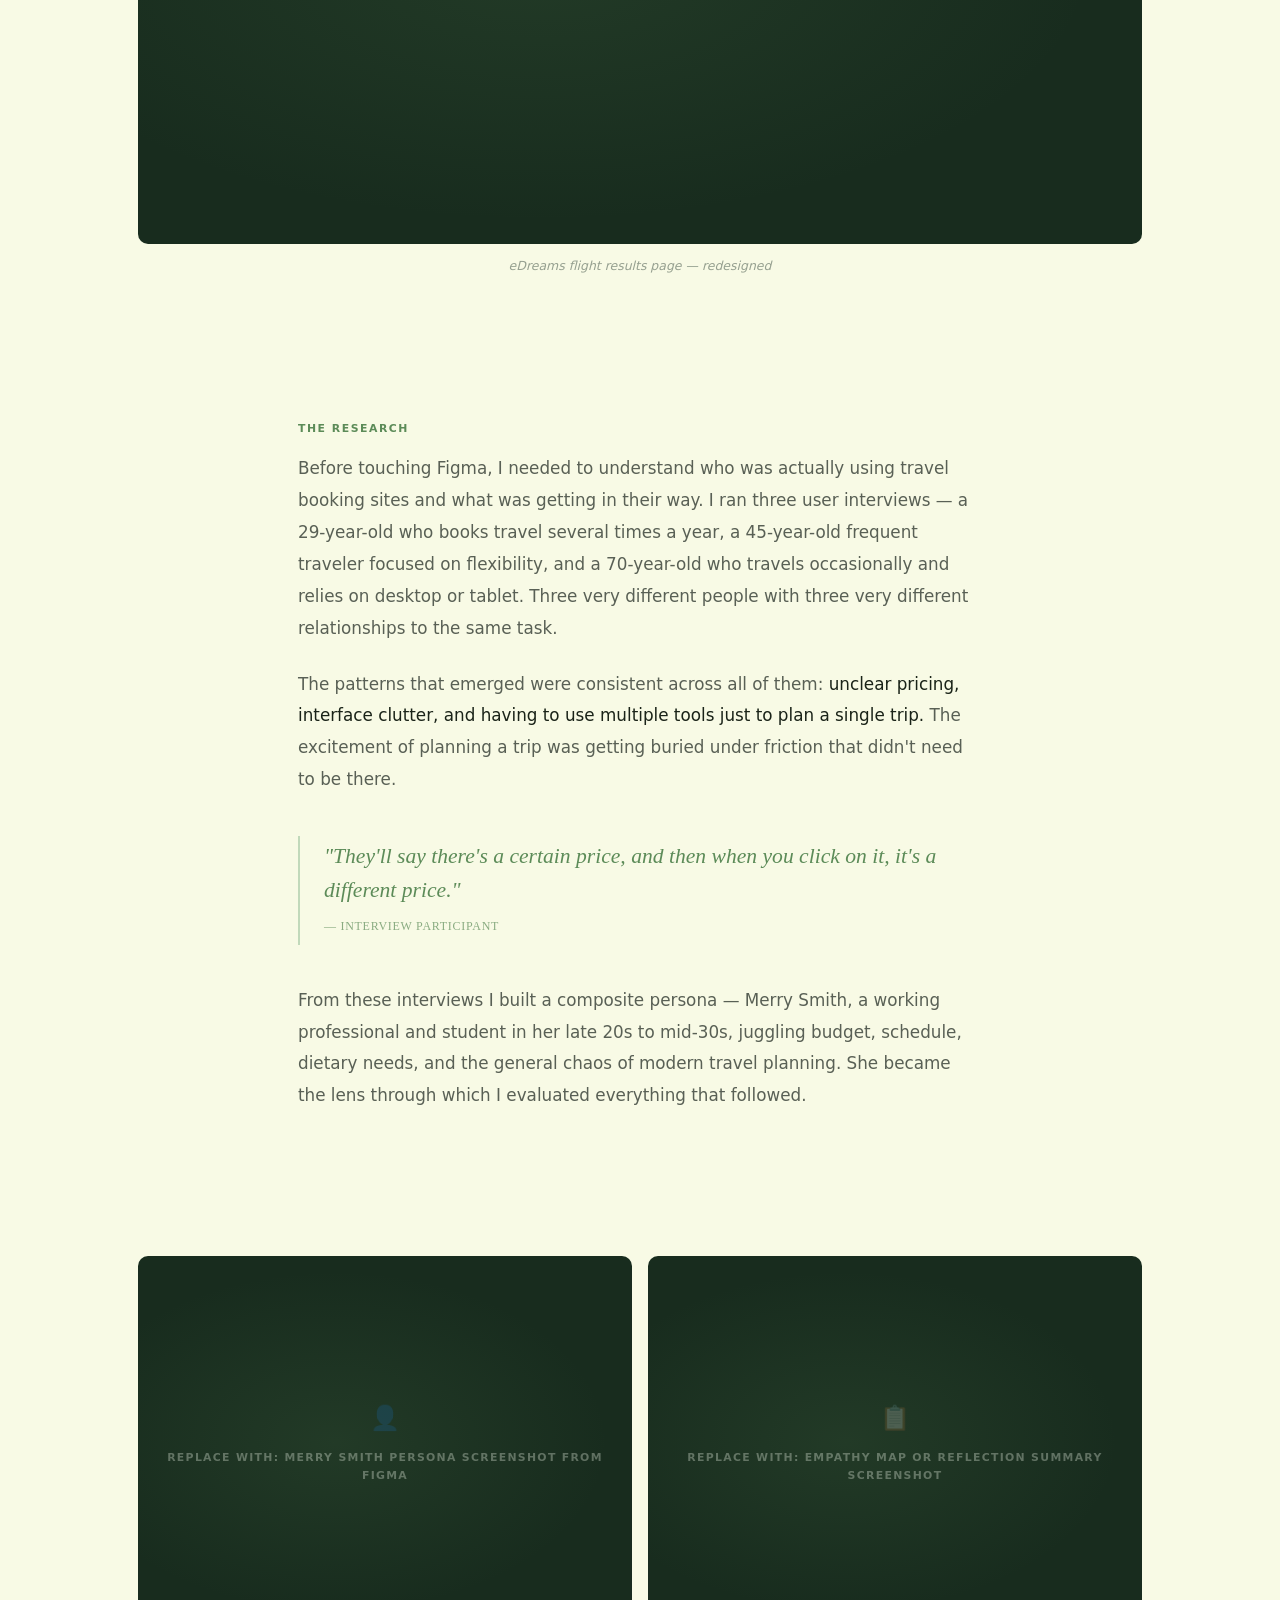
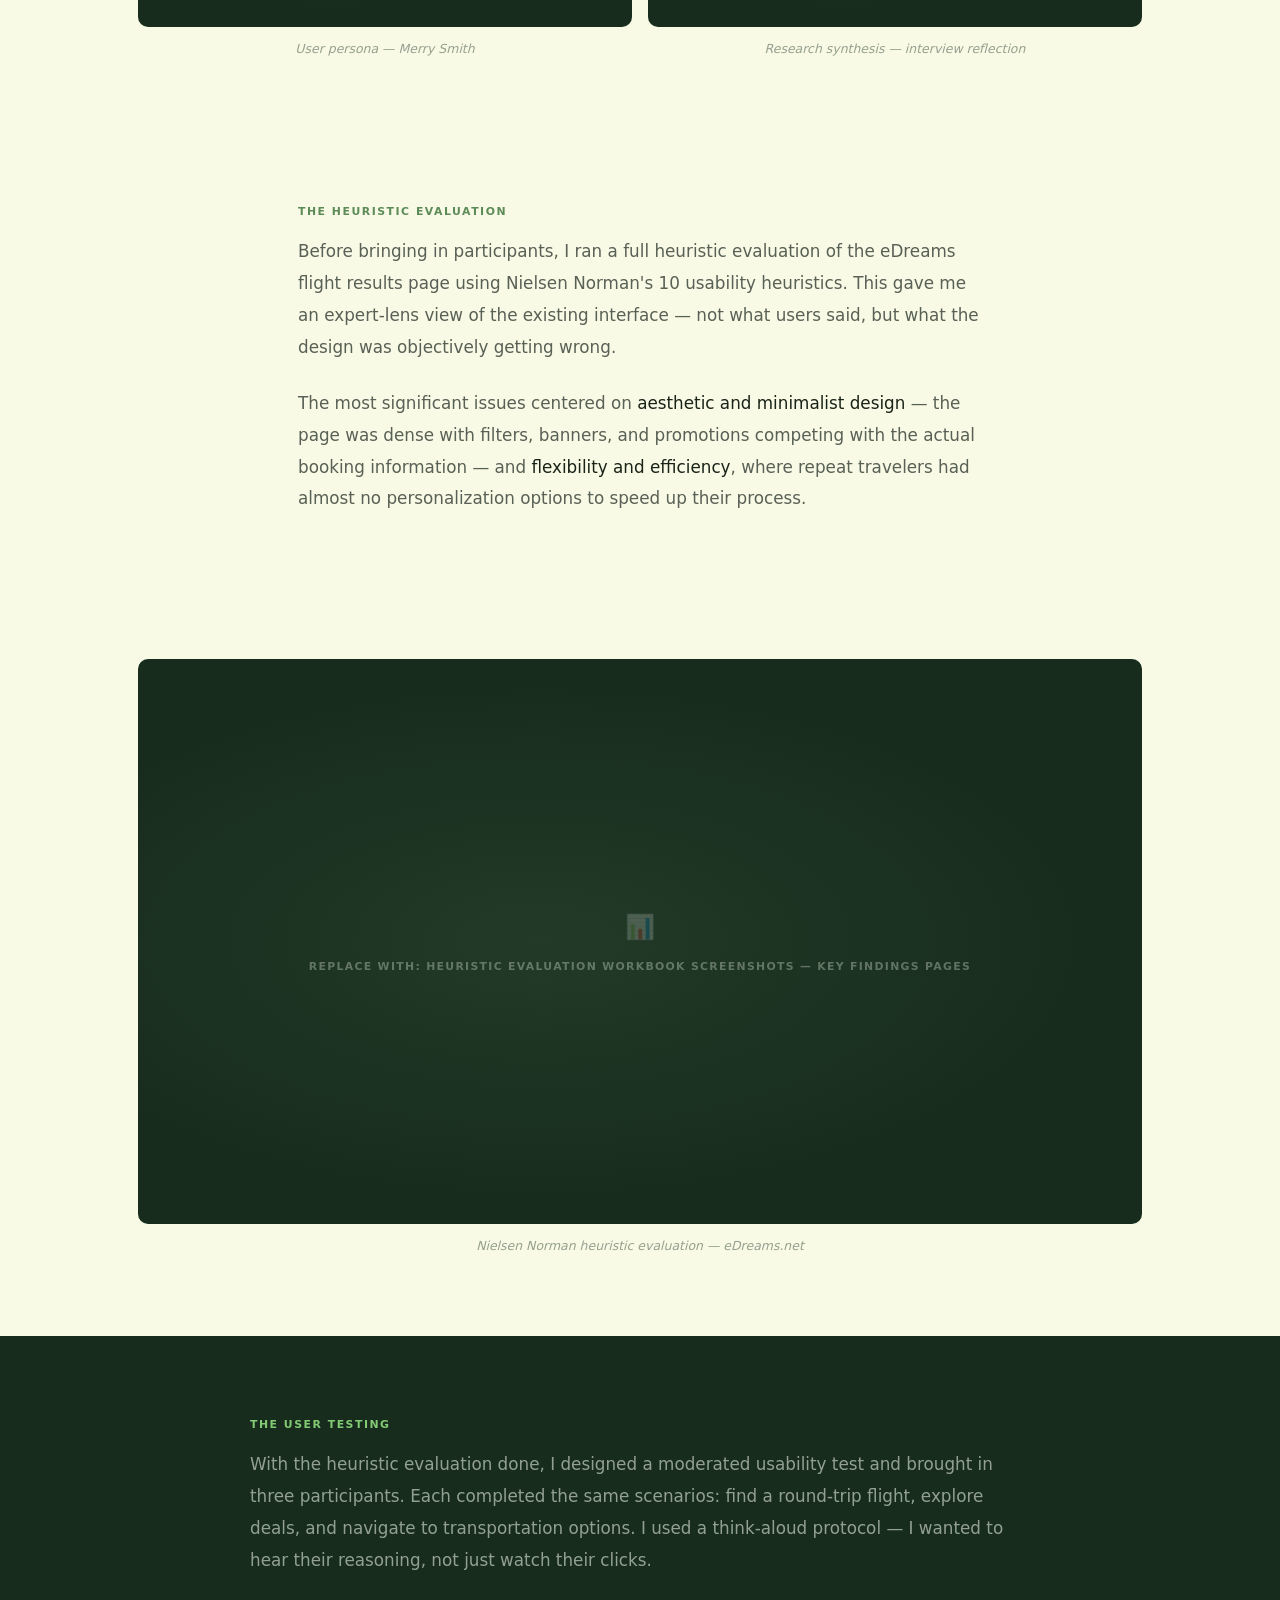
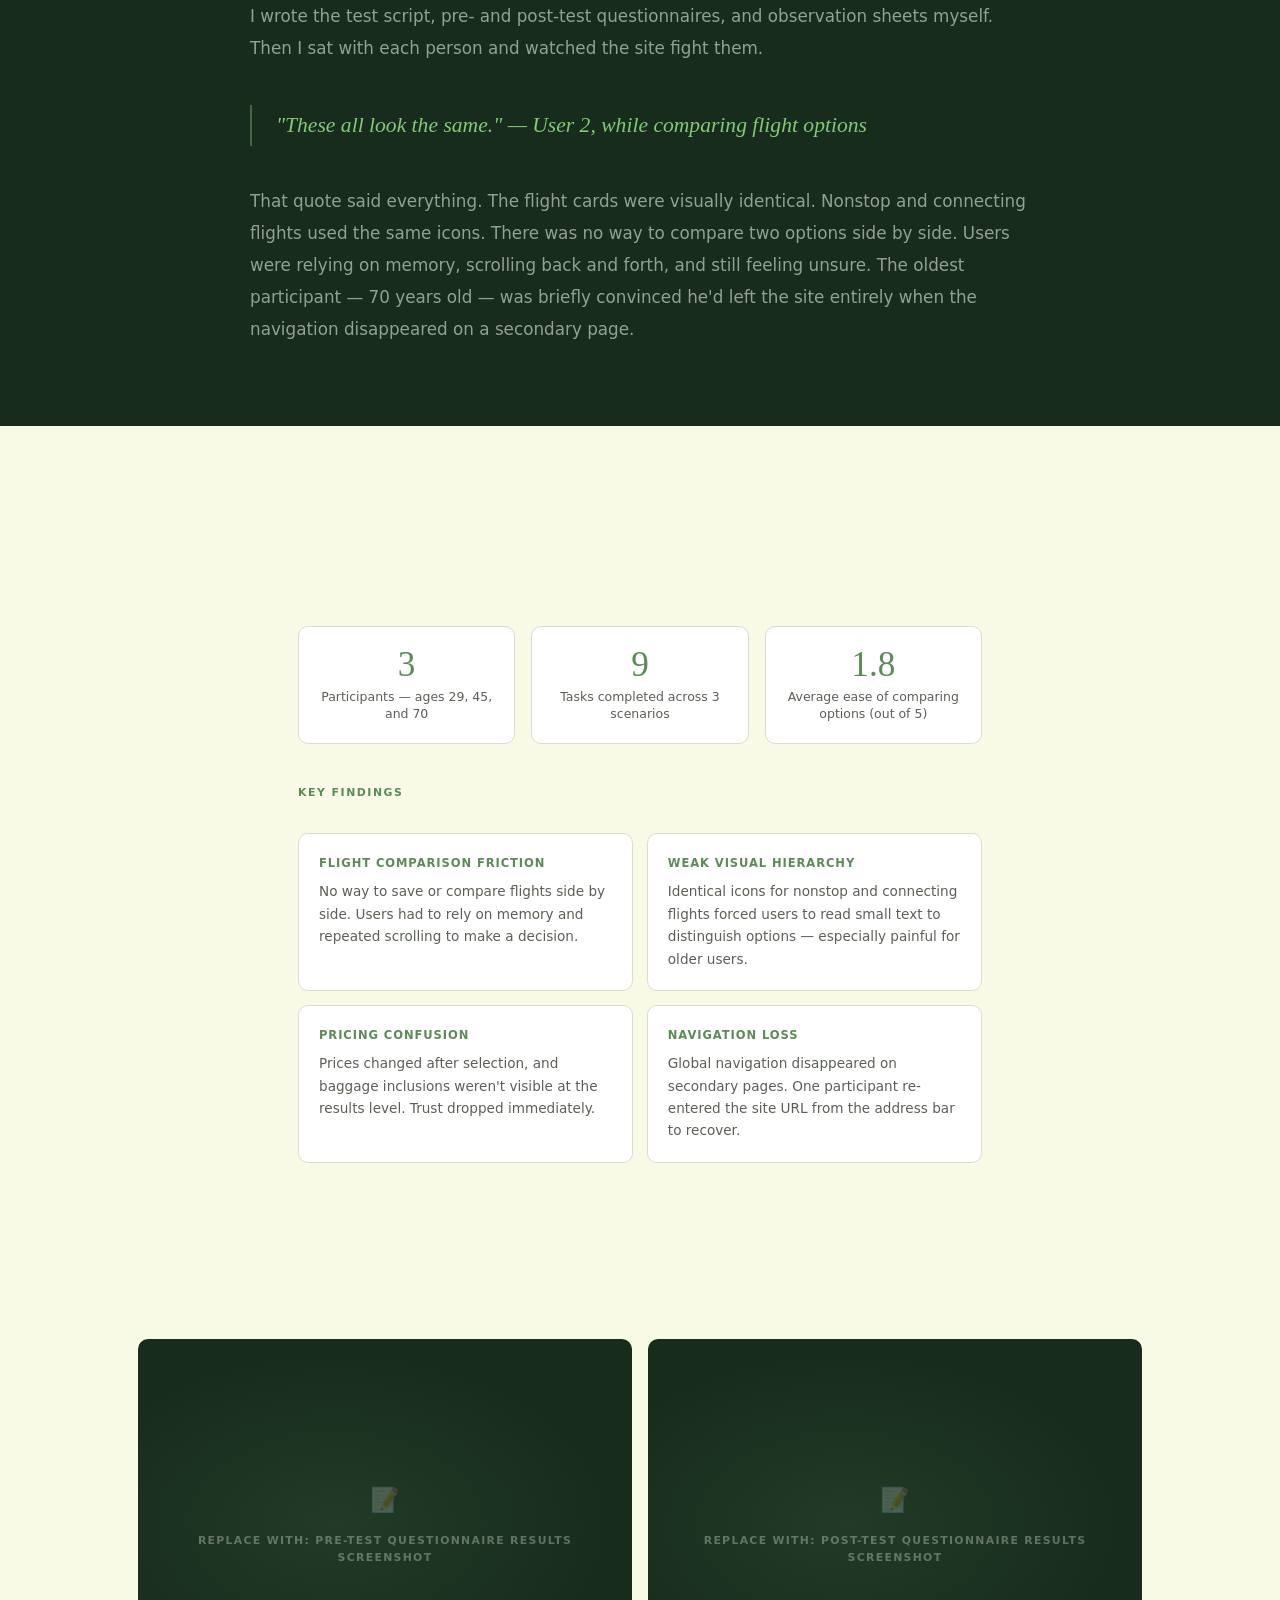
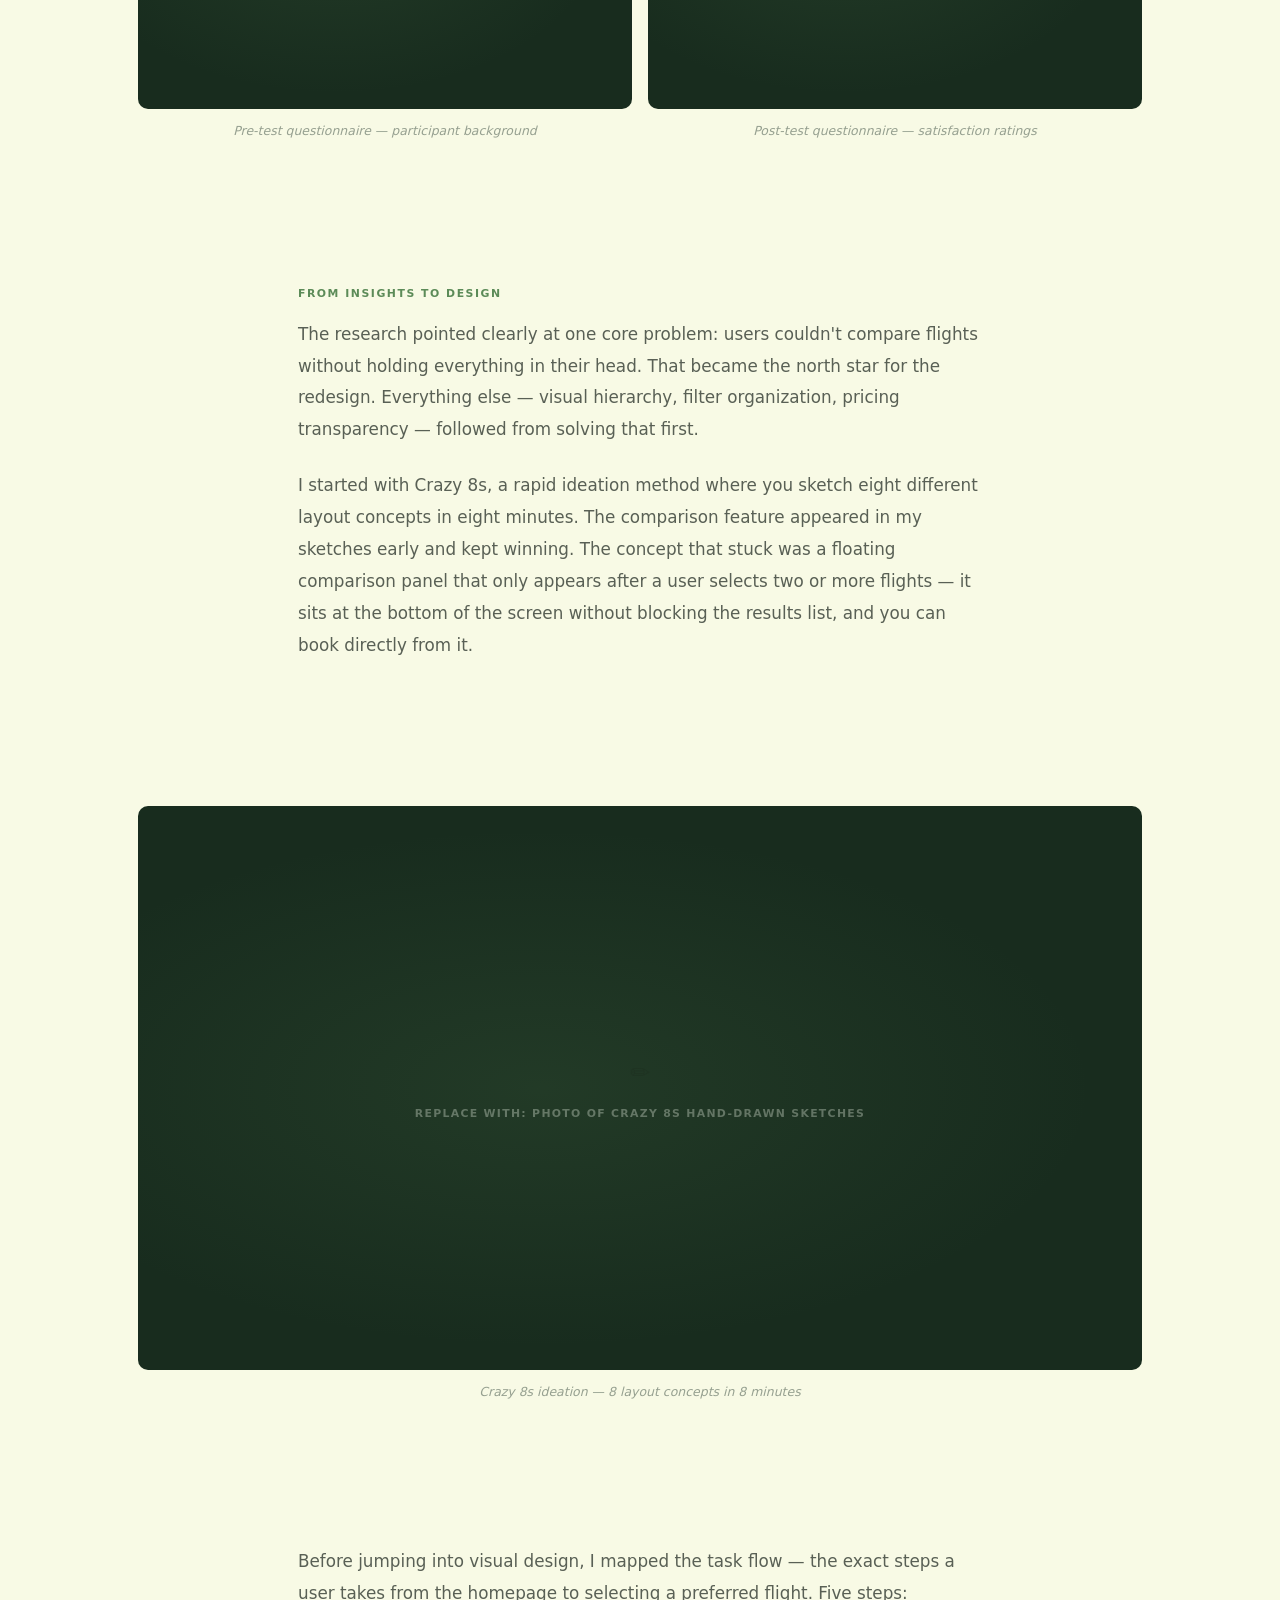
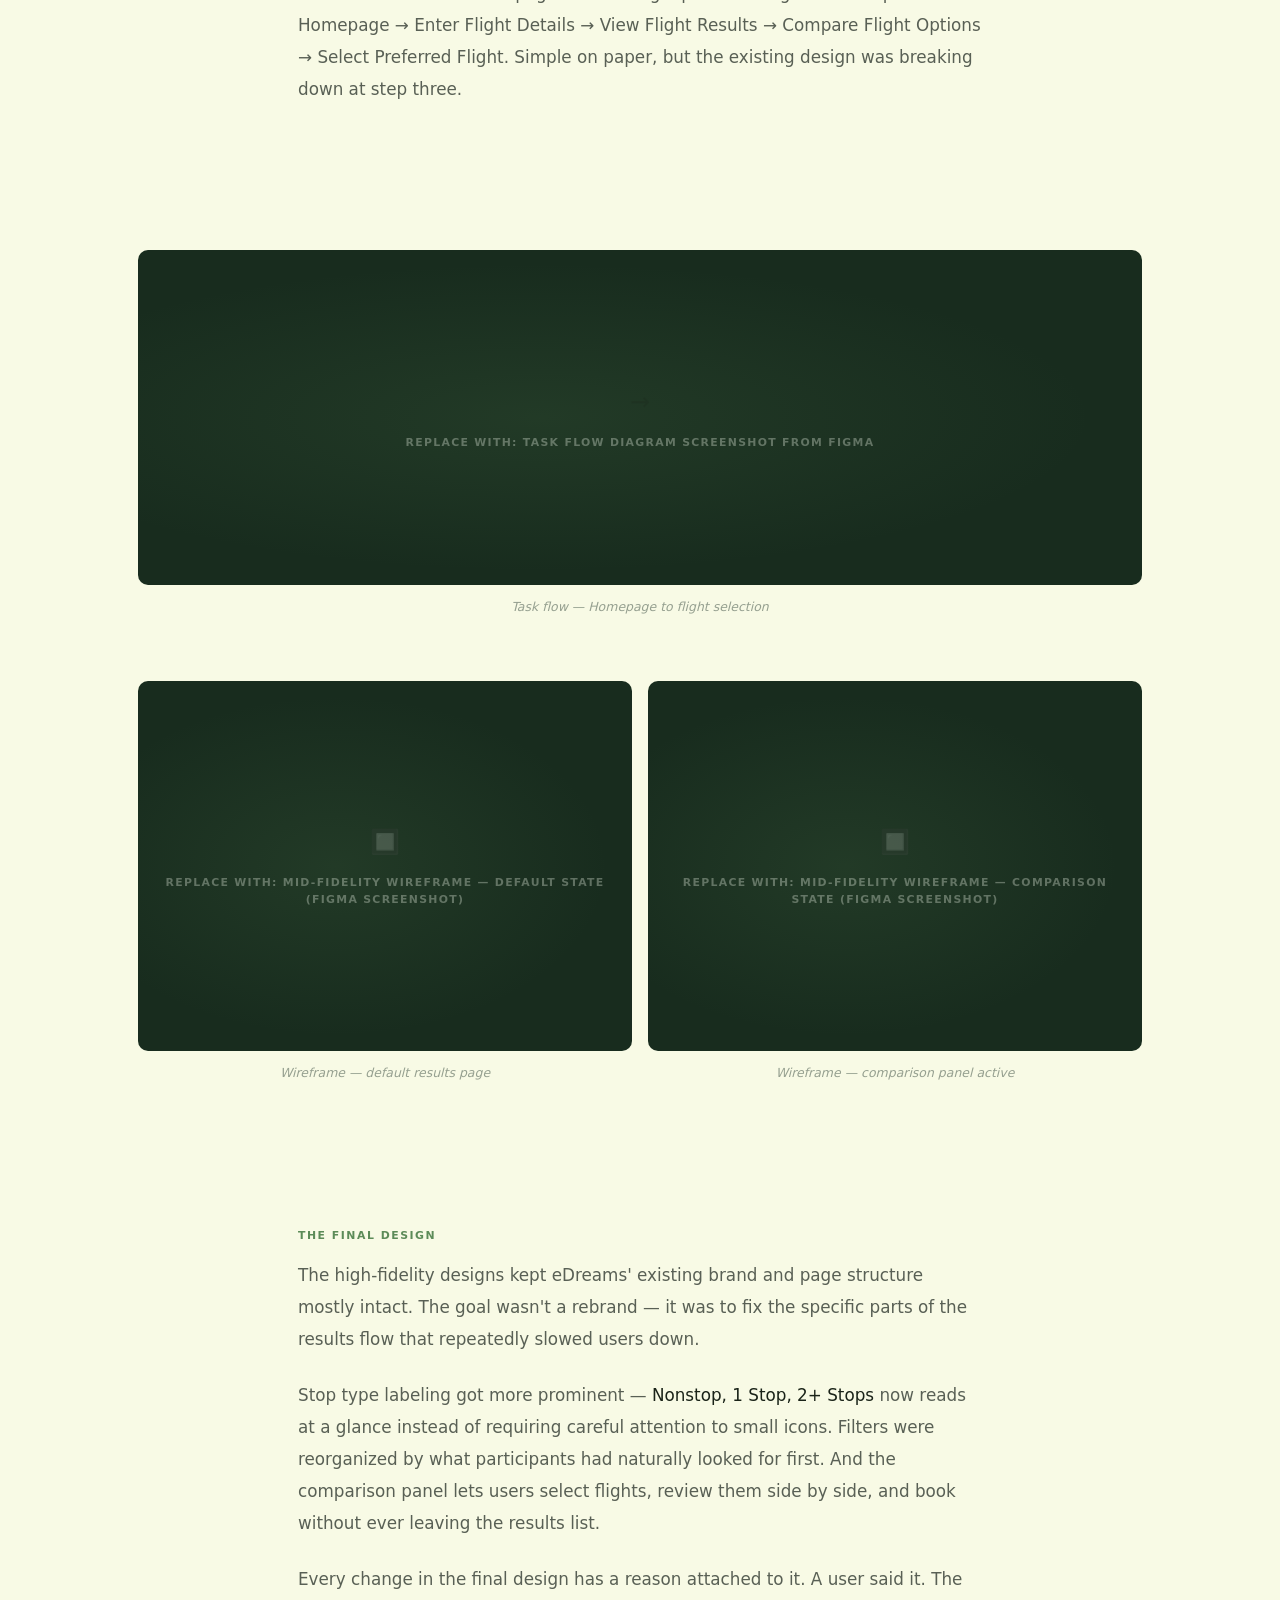
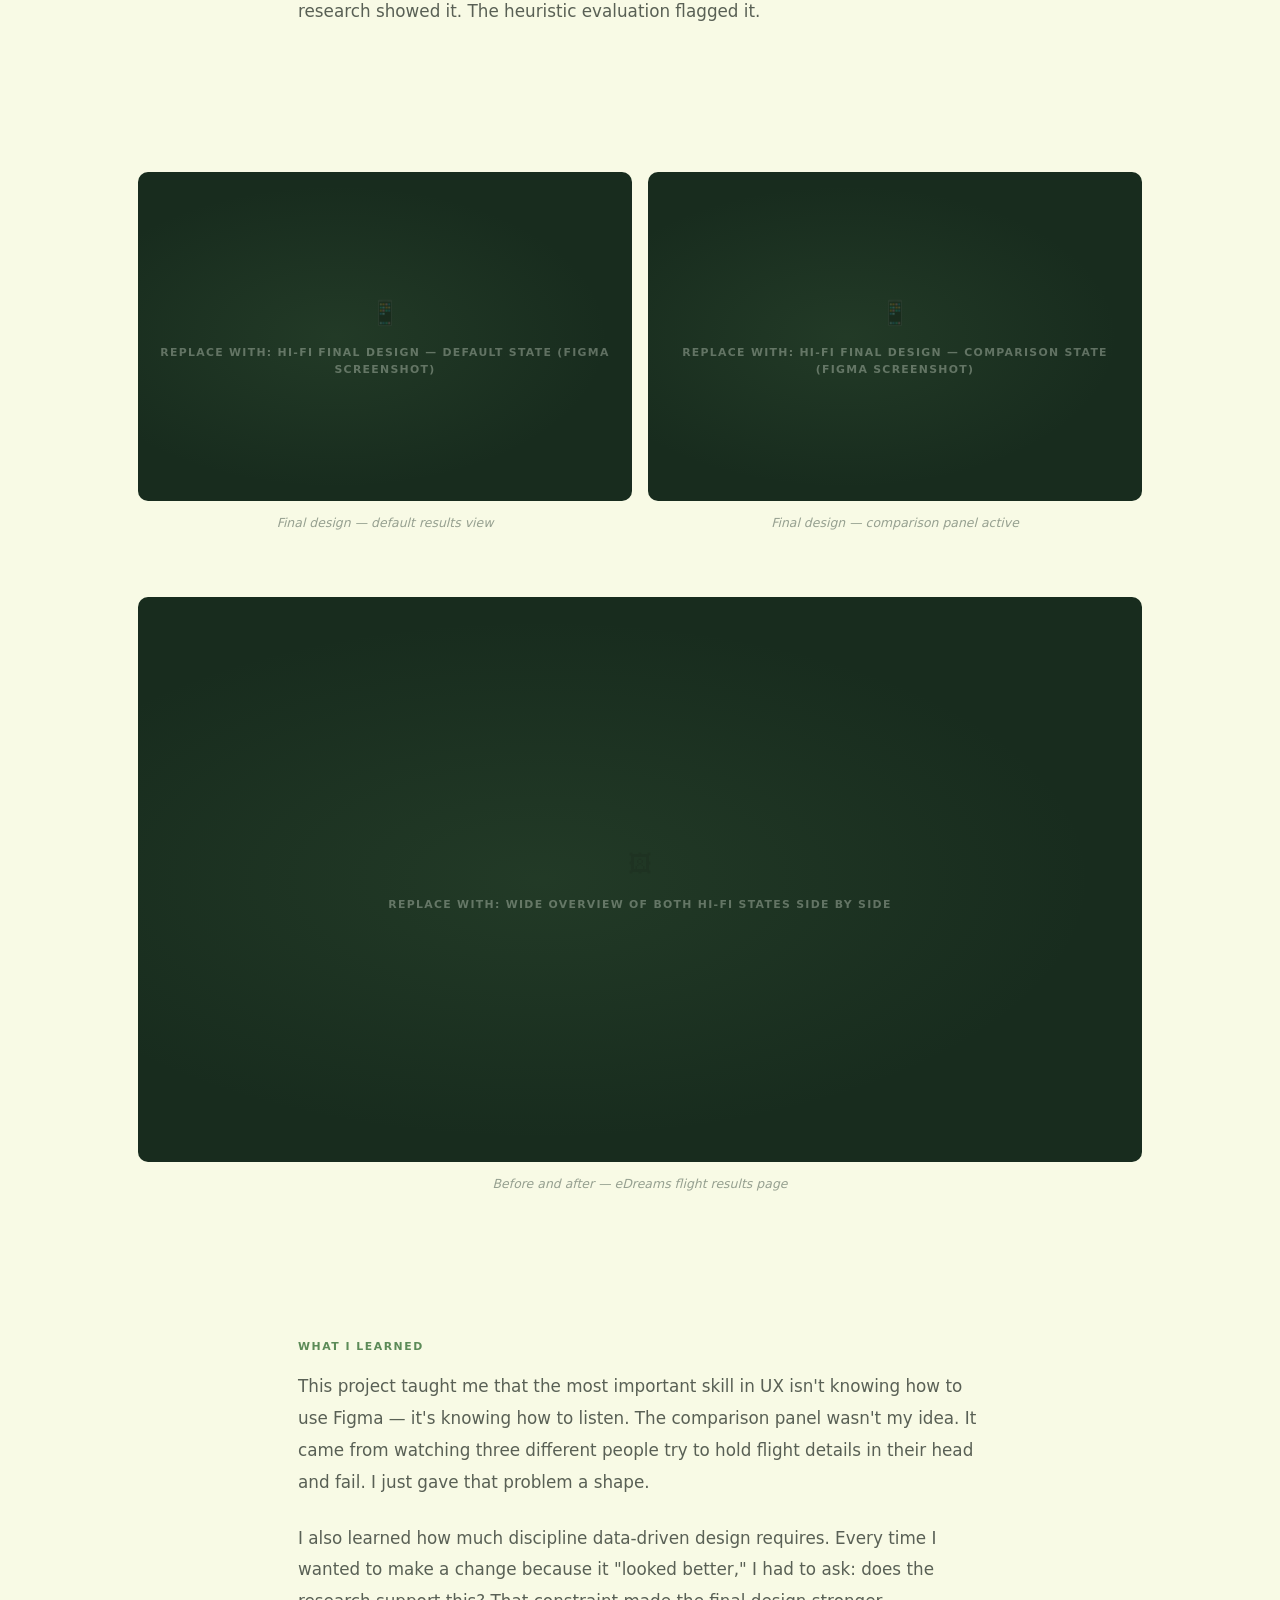
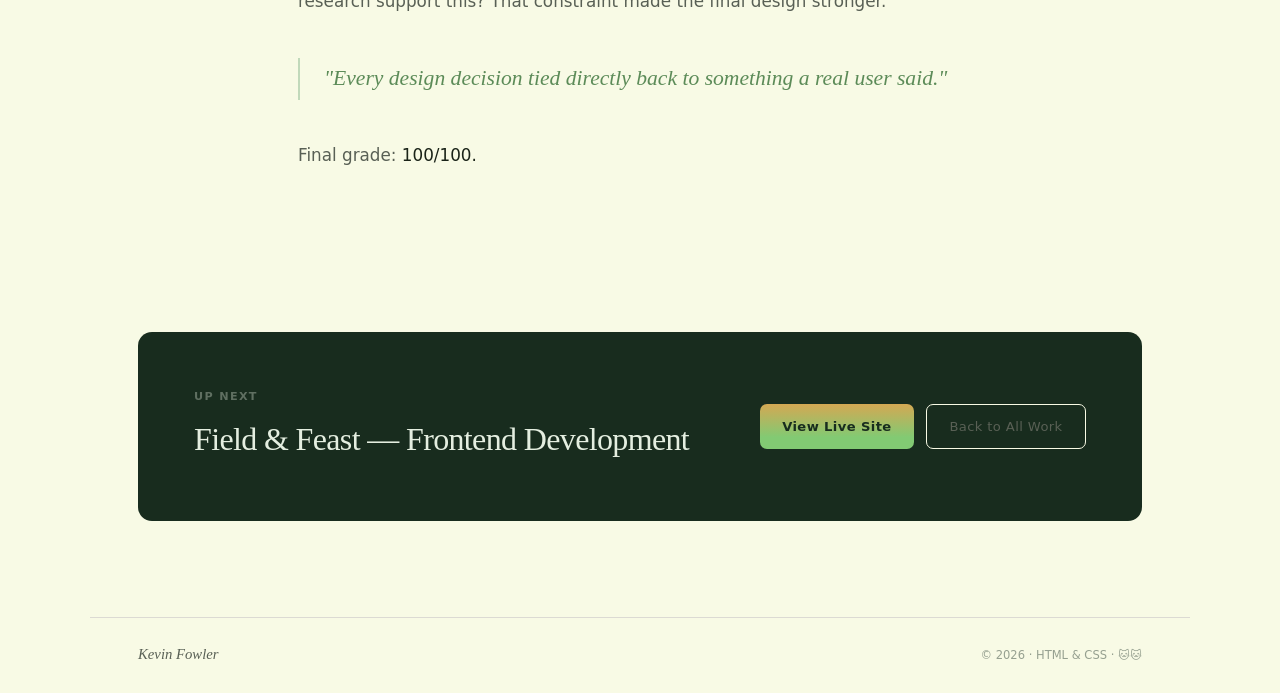
<file: edreams-case-study (3).html>
<!DOCTYPE html>
<html lang="en">
<head>
  <meta charset="UTF-8"/>
  <meta name="viewport" content="width=device-width, initial-scale=1.0"/>
  <title>eDreams Redesign — Kevin Fowler</title>
  <link rel="preconnect" href="https://fonts.googleapis.com"/>
  <link rel="preconnect" href="https://fonts.gstatic.com" crossorigin/>
  <link href="https://fonts.googleapis.com/css2?family=Lora:ital,wght@0,400;0,500;0,600;1,400;1,500&family=DM+Sans:opsz,wght@9..40,300;9..40,400;9..40,500;9..40,600&display=swap" rel="stylesheet"/>
  <link rel="stylesheet" href="case-study.css"/>
</head>
<body>

<div id="cur">
  <div class="cur-dot"></div>
</div>

<nav>
  <a href="index.html" class="nav-back">
    <svg viewBox="0 0 14 14" fill="none" xmlns="http://www.w3.org/2000/svg">
      <path d="M12 7H2M2 7L7 2M2 7L7 12" stroke="currentColor" stroke-width="1.5" stroke-linecap="round" stroke-linejoin="round"/>
    </svg>
    Back to Home
  </a>
  <a href="index.html" class="nav-logo">Kevin Fowler</a>
</nav>

<div class="hero">
  <div class="hero-inner">
    <p class="hero-eyebrow">UX Case Study · GIT 340 · Spring 2026</p>
    <h1 class="hero-title">
      <span class="line"><span>Redesigning how</span></span>
      <span class="line"><span>people <em>compare flights.</em></span></span>
    </h1>
    <div class="hero-meta">
      <div><div class="meta-label">Role</div><div class="meta-val">UX Researcher &amp; Designer</div></div>
      <div><div class="meta-label">Timeline</div><div class="meta-val">Spring 2026 · 8 weeks</div></div>
      <div><div class="meta-label">Tools</div><div class="meta-val">Figma · Nielsen Norman Heuristics</div></div>
      <div><div class="meta-label">Outcome</div><div class="meta-val"><strong>100 / 100</strong></div></div>
    </div>
  </div>
</div>

<div class="wave">
  <svg viewBox="0 0 1440 64" preserveAspectRatio="none" xmlns="http://www.w3.org/2000/svg">
    <path d="M0,0 C360,64 1080,64 1440,0 L1440,64 L0,64 Z" fill="#F5F3EE"/>
  </svg>
</div>

<div class="cs-body">
  <p class="graf-lead reveal"><strong>It was spring semester 2026.</strong> I was handed eDreams.net — a travel booking site most people have never heard of — and told to make it better. That turned into one of the most complete research-to-design cycles I've done.</p>
  <p class="graf reveal">The assignment was open-ended: pick a part of the experience that needed the most work, research why, and design a solution. After spending time on the site, one thing stood out immediately — booking a flight felt like trying to compare things that all looked the same. That frustration became the entire project.</p>
  <p class="graf reveal">I recruited three real participants, put them in front of the live site, and watched what happened. What they said — and didn't say — guided every design decision that followed.</p>
</div>

<div class="img-full reveal">
  <div class="img-placeholder ar-16-9 img-full-inner">
    <span class="img-ph-icon">🖼</span>
    <span class="img-ph-label">Replace with: Hi-fi final design — full page screenshot (Default State)</span>
  </div>
  <p class="img-caption">eDreams flight results page — redesigned</p>
</div>

<div class="cs-body">
  <span class="cs-label reveal">The Research</span>
  <p class="graf reveal">Before touching Figma, I needed to understand who was actually using travel booking sites and what was getting in their way. I ran three user interviews — a 29-year-old who books travel several times a year, a 45-year-old frequent traveler focused on flexibility, and a 70-year-old who travels occasionally and relies on desktop or tablet. Three very different people with three very different relationships to the same task.</p>
  <p class="graf reveal">The patterns that emerged were consistent across all of them: <strong>unclear pricing, interface clutter, and having to use multiple tools just to plan a single trip.</strong> The excitement of planning a trip was getting buried under friction that didn't need to be there.</p>
  <div class="pull-q reveal">"They'll say there's a certain price, and then when you click on it, it's a different price."<br><small style="font-size:0.75rem;opacity:0.7;font-style:normal;letter-spacing:0.06em;text-transform:uppercase;">— Interview participant</small></div>
  <p class="graf reveal">From these interviews I built a composite persona — Merry Smith, a working professional and student in her late 20s to mid-30s, juggling budget, schedule, dietary needs, and the general chaos of modern travel planning. She became the lens through which I evaluated everything that followed.</p>
</div>

<div class="img-grid img-grid-2 reveal">
  <div>
    <div class="img-placeholder ar-4-3">
      <span class="img-ph-icon">👤</span>
      <span class="img-ph-label">Replace with: Merry Smith persona screenshot from Figma</span>
    </div>
    <p class="img-caption">User persona — Merry Smith</p>
  </div>
  <div>
    <div class="img-placeholder ar-4-3">
      <span class="img-ph-icon">📋</span>
      <span class="img-ph-label">Replace with: Empathy map or reflection summary screenshot</span>
    </div>
    <p class="img-caption">Research synthesis — interview reflection</p>
  </div>
</div>

<div class="cs-body">
  <span class="cs-label reveal">The Heuristic Evaluation</span>
  <p class="graf reveal">Before bringing in participants, I ran a full heuristic evaluation of the eDreams flight results page using Nielsen Norman's 10 usability heuristics. This gave me an expert-lens view of the existing interface — not what users said, but what the design was objectively getting wrong.</p>
  <p class="graf reveal">The most significant issues centered on <strong>aesthetic and minimalist design</strong> — the page was dense with filters, banners, and promotions competing with the actual booking information — and <strong>flexibility and efficiency</strong>, where repeat travelers had almost no personalization options to speed up their process.</p>
</div>

<div class="img-full reveal">
  <div class="img-placeholder ar-16-9 img-full-inner">
    <span class="img-ph-icon">📊</span>
    <span class="img-ph-label">Replace with: Heuristic evaluation workbook screenshots — key findings pages</span>
  </div>
  <p class="img-caption" style="text-align:center;margin-top:0.75rem;">Nielsen Norman heuristic evaluation — eDreams.net</p>
</div>

<div class="band-dark reveal">
  <div class="band-dark-inner">
    <span class="cs-label">The User Testing</span>
    <p class="graf">With the heuristic evaluation done, I designed a moderated usability test and brought in three participants. Each completed the same scenarios: find a round-trip flight, explore deals, and navigate to transportation options. I used a think-aloud protocol — I wanted to hear their reasoning, not just watch their clicks.</p>
    <p class="graf">I wrote the test script, pre- and post-test questionnaires, and observation sheets myself. Then I sat with each person and watched the site fight them.</p>
    <div class="pull-q">"These all look the same." — User 2, while comparing flight options</div>
    <p class="graf">That quote said everything. The flight cards were visually identical. Nonstop and connecting flights used the same icons. There was no way to compare two options side by side. Users were relying on memory, scrolling back and forth, and still feeling unsure. The oldest participant — 70 years old — was briefly convinced he'd left the site entirely when the navigation disappeared on a secondary page.</p>
  </div>
</div>

<div class="cs-body">
  <div class="stat-row reveal">
    <div class="stat-box"><div class="stat-box-n">3</div><div class="stat-box-l">Participants — ages 29, 45, and 70</div></div>
    <div class="stat-box"><div class="stat-box-n">9</div><div class="stat-box-l">Tasks completed across 3 scenarios</div></div>
    <div class="stat-box"><div class="stat-box-n">1.8</div><div class="stat-box-l">Average ease of comparing options (out of 5)</div></div>
  </div>

  <span class="cs-label reveal">Key Findings</span>
  <div class="findings-grid reveal">
    <div class="finding"><div class="finding-hed">Flight comparison friction</div><p>No way to save or compare flights side by side. Users had to rely on memory and repeated scrolling to make a decision.</p></div>
    <div class="finding"><div class="finding-hed">Weak visual hierarchy</div><p>Identical icons for nonstop and connecting flights forced users to read small text to distinguish options — especially painful for older users.</p></div>
    <div class="finding"><div class="finding-hed">Pricing confusion</div><p>Prices changed after selection, and baggage inclusions weren't visible at the results level. Trust dropped immediately.</p></div>
    <div class="finding"><div class="finding-hed">Navigation loss</div><p>Global navigation disappeared on secondary pages. One participant re-entered the site URL from the address bar to recover.</p></div>
  </div>
</div>

<div class="img-grid img-grid-2 reveal">
  <div>
    <div class="img-placeholder ar-4-3">
      <span class="img-ph-icon">📝</span>
      <span class="img-ph-label">Replace with: Pre-test questionnaire results screenshot</span>
    </div>
    <p class="img-caption">Pre-test questionnaire — participant background</p>
  </div>
  <div>
    <div class="img-placeholder ar-4-3">
      <span class="img-ph-icon">📝</span>
      <span class="img-ph-label">Replace with: Post-test questionnaire results screenshot</span>
    </div>
    <p class="img-caption">Post-test questionnaire — satisfaction ratings</p>
  </div>
</div>

<div class="cs-body">
  <span class="cs-label reveal">From Insights to Design</span>
  <p class="graf reveal">The research pointed clearly at one core problem: users couldn't compare flights without holding everything in their head. That became the north star for the redesign. Everything else — visual hierarchy, filter organization, pricing transparency — followed from solving that first.</p>
  <p class="graf reveal">I started with Crazy 8s, a rapid ideation method where you sketch eight different layout concepts in eight minutes. The comparison feature appeared in my sketches early and kept winning. The concept that stuck was a floating comparison panel that only appears after a user selects two or more flights — it sits at the bottom of the screen without blocking the results list, and you can book directly from it.</p>
</div>

<div class="img-full reveal">
  <div class="img-placeholder ar-16-9 img-full-inner">
    <span class="img-ph-icon">✏️</span>
    <span class="img-ph-label">Replace with: Photo of Crazy 8s hand-drawn sketches</span>
  </div>
  <p class="img-caption" style="text-align:center;margin-top:0.75rem;">Crazy 8s ideation — 8 layout concepts in 8 minutes</p>
</div>

<div class="cs-body">
  <p class="graf reveal">Before jumping into visual design, I mapped the task flow — the exact steps a user takes from the homepage to selecting a preferred flight. Five steps: Homepage → Enter Flight Details → View Flight Results → Compare Flight Options → Select Preferred Flight. Simple on paper, but the existing design was breaking down at step three.</p>
</div>

<div class="img-full reveal">
  <div class="img-placeholder img-full-inner" style="aspect-ratio:3/1;">
    <span class="img-ph-icon">→</span>
    <span class="img-ph-label">Replace with: Task flow diagram screenshot from Figma</span>
  </div>
  <p class="img-caption" style="text-align:center;margin-top:0.75rem;">Task flow — Homepage to flight selection</p>
</div>

<div class="img-grid img-grid-2 reveal" style="margin-top:2rem;">
  <div>
    <div class="img-placeholder ar-4-3">
      <span class="img-ph-icon">🔲</span>
      <span class="img-ph-label">Replace with: Mid-fidelity wireframe — Default State (Figma screenshot)</span>
    </div>
    <p class="img-caption">Wireframe — default results page</p>
  </div>
  <div>
    <div class="img-placeholder ar-4-3">
      <span class="img-ph-icon">🔲</span>
      <span class="img-ph-label">Replace with: Mid-fidelity wireframe — Comparison State (Figma screenshot)</span>
    </div>
    <p class="img-caption">Wireframe — comparison panel active</p>
  </div>
</div>

<div class="cs-body">
  <span class="cs-label reveal">The Final Design</span>
  <p class="graf reveal">The high-fidelity designs kept eDreams' existing brand and page structure mostly intact. The goal wasn't a rebrand — it was to fix the specific parts of the results flow that repeatedly slowed users down.</p>
  <p class="graf reveal">Stop type labeling got more prominent — <strong>Nonstop, 1 Stop, 2+ Stops</strong> now reads at a glance instead of requiring careful attention to small icons. Filters were reorganized by what participants had naturally looked for first. And the comparison panel lets users select flights, review them side by side, and book without ever leaving the results list.</p>
  <p class="graf reveal">Every change in the final design has a reason attached to it. A user said it. The research showed it. The heuristic evaluation flagged it.</p>
</div>

<div class="img-grid img-grid-2 reveal">
  <div>
    <div class="img-placeholder ar-3-2">
      <span class="img-ph-icon">📱</span>
      <span class="img-ph-label">Replace with: Hi-fi final design — Default State (Figma screenshot)</span>
    </div>
    <p class="img-caption">Final design — default results view</p>
  </div>
  <div>
    <div class="img-placeholder ar-3-2">
      <span class="img-ph-icon">📱</span>
      <span class="img-ph-label">Replace with: Hi-fi final design — Comparison State (Figma screenshot)</span>
    </div>
    <p class="img-caption">Final design — comparison panel active</p>
  </div>
</div>

<div class="img-full reveal">
  <div class="img-placeholder ar-16-9 img-full-inner">
    <span class="img-ph-icon">🖼</span>
    <span class="img-ph-label">Replace with: Wide overview of both hi-fi states side by side</span>
  </div>
  <p class="img-caption" style="text-align:center;margin-top:0.75rem;">Before and after — eDreams flight results page</p>
</div>

<div class="cs-body">
  <span class="cs-label reveal">What I Learned</span>
  <p class="graf reveal">This project taught me that the most important skill in UX isn't knowing how to use Figma — it's knowing how to listen. The comparison panel wasn't my idea. It came from watching three different people try to hold flight details in their head and fail. I just gave that problem a shape.</p>
  <p class="graf reveal">I also learned how much discipline data-driven design requires. Every time I wanted to make a change because it "looked better," I had to ask: does the research support this? That constraint made the final design stronger.</p>
  <div class="pull-q reveal">"Every design decision tied directly back to something a real user said."</div>
  <p class="graf reveal">Final grade: <strong>100/100.</strong></p>
</div>

<div style="padding:0 var(--px) 6rem;max-width:var(--max-wide);margin:0 auto;">
  <div class="next-project reveal">
    <div>
      <p>Up next</p>
      <h3>Field &amp; Feast — Frontend Development</h3>
    </div>
    <div style="display:flex;gap:0.75rem;flex-wrap:wrap;">
      <a href="https://krfowler415.github.io/fieldandfeast/" target="_blank" class="btn btn-leaf">View Live Site</a>
      <a href="index.html" class="btn btn-outline">Back to All Work</a>
    </div>
  </div>
</div>

<footer>
  <span class="foot-l">Kevin Fowler</span>
  <span class="foot-r">© 2026 · HTML &amp; CSS · 🐱🐱</span>
</footer>

<script src="case-study.js"></script>
</body>
</html>
</file>
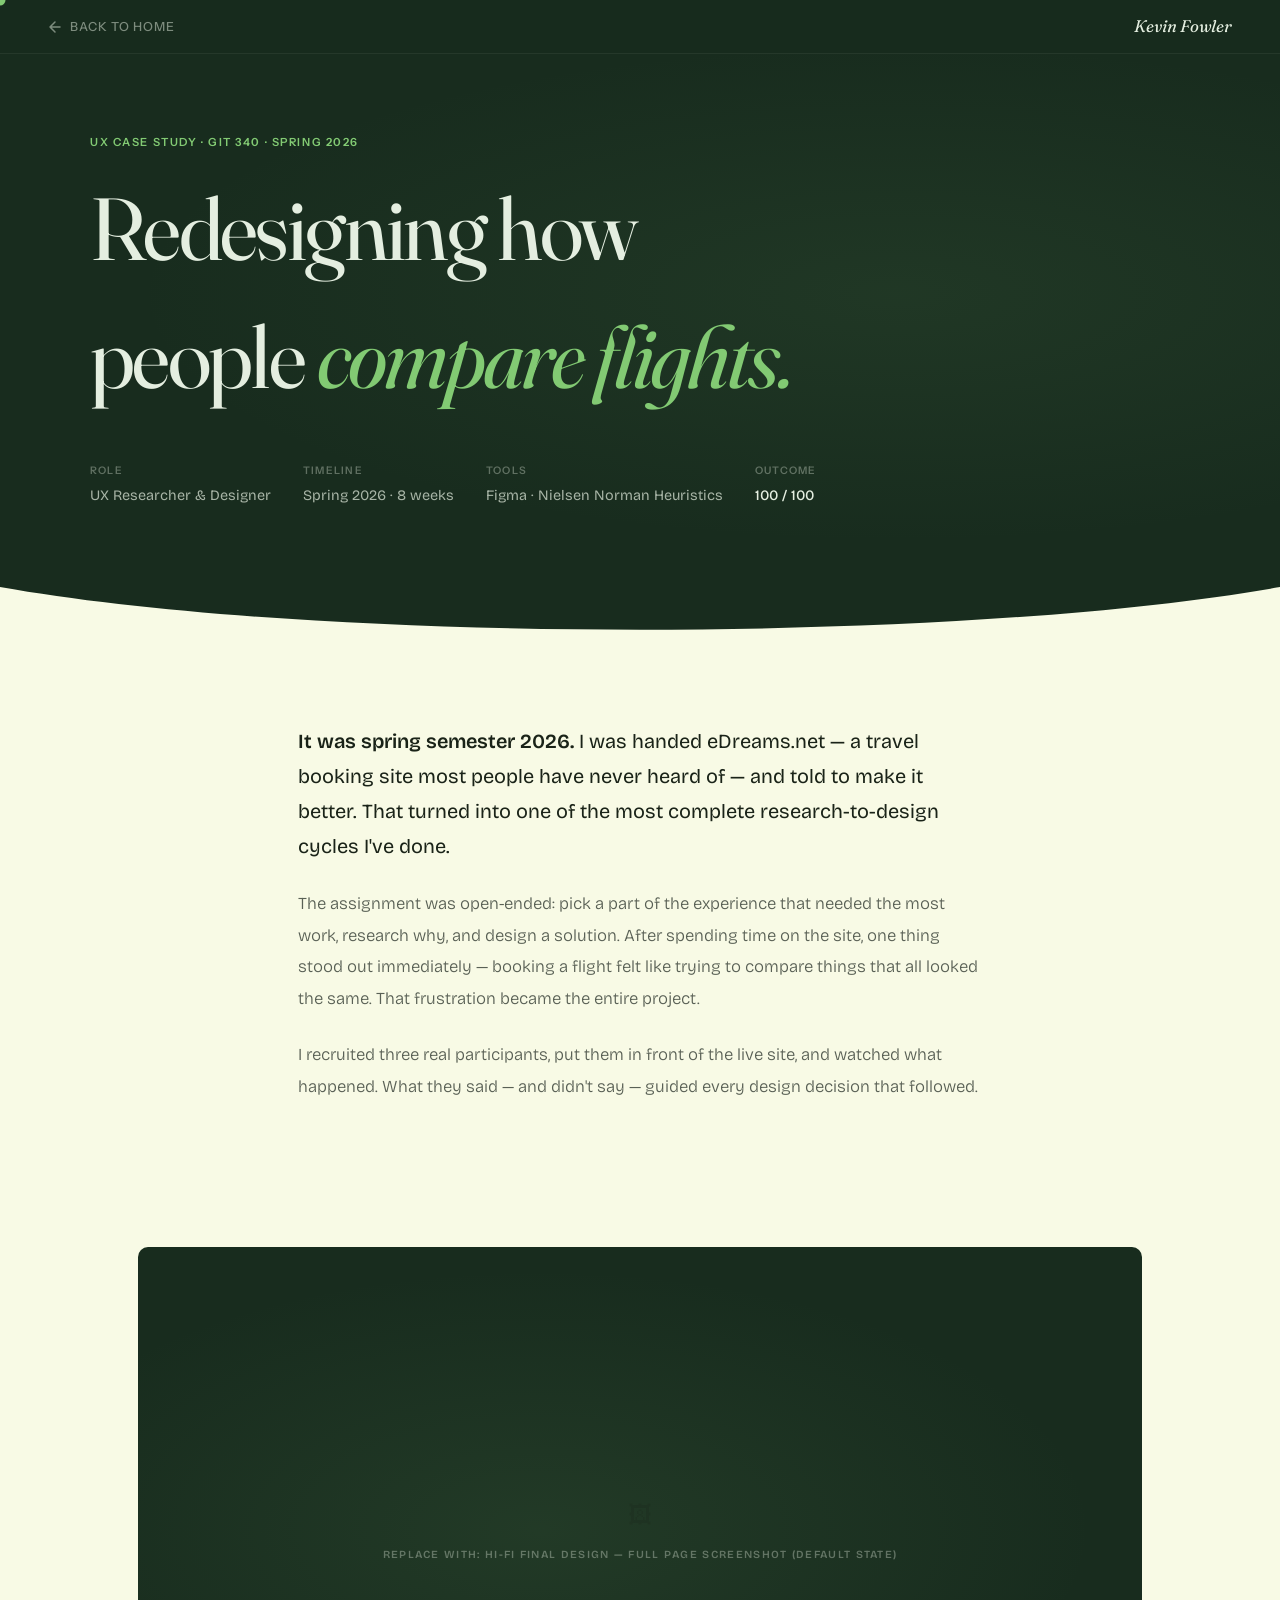
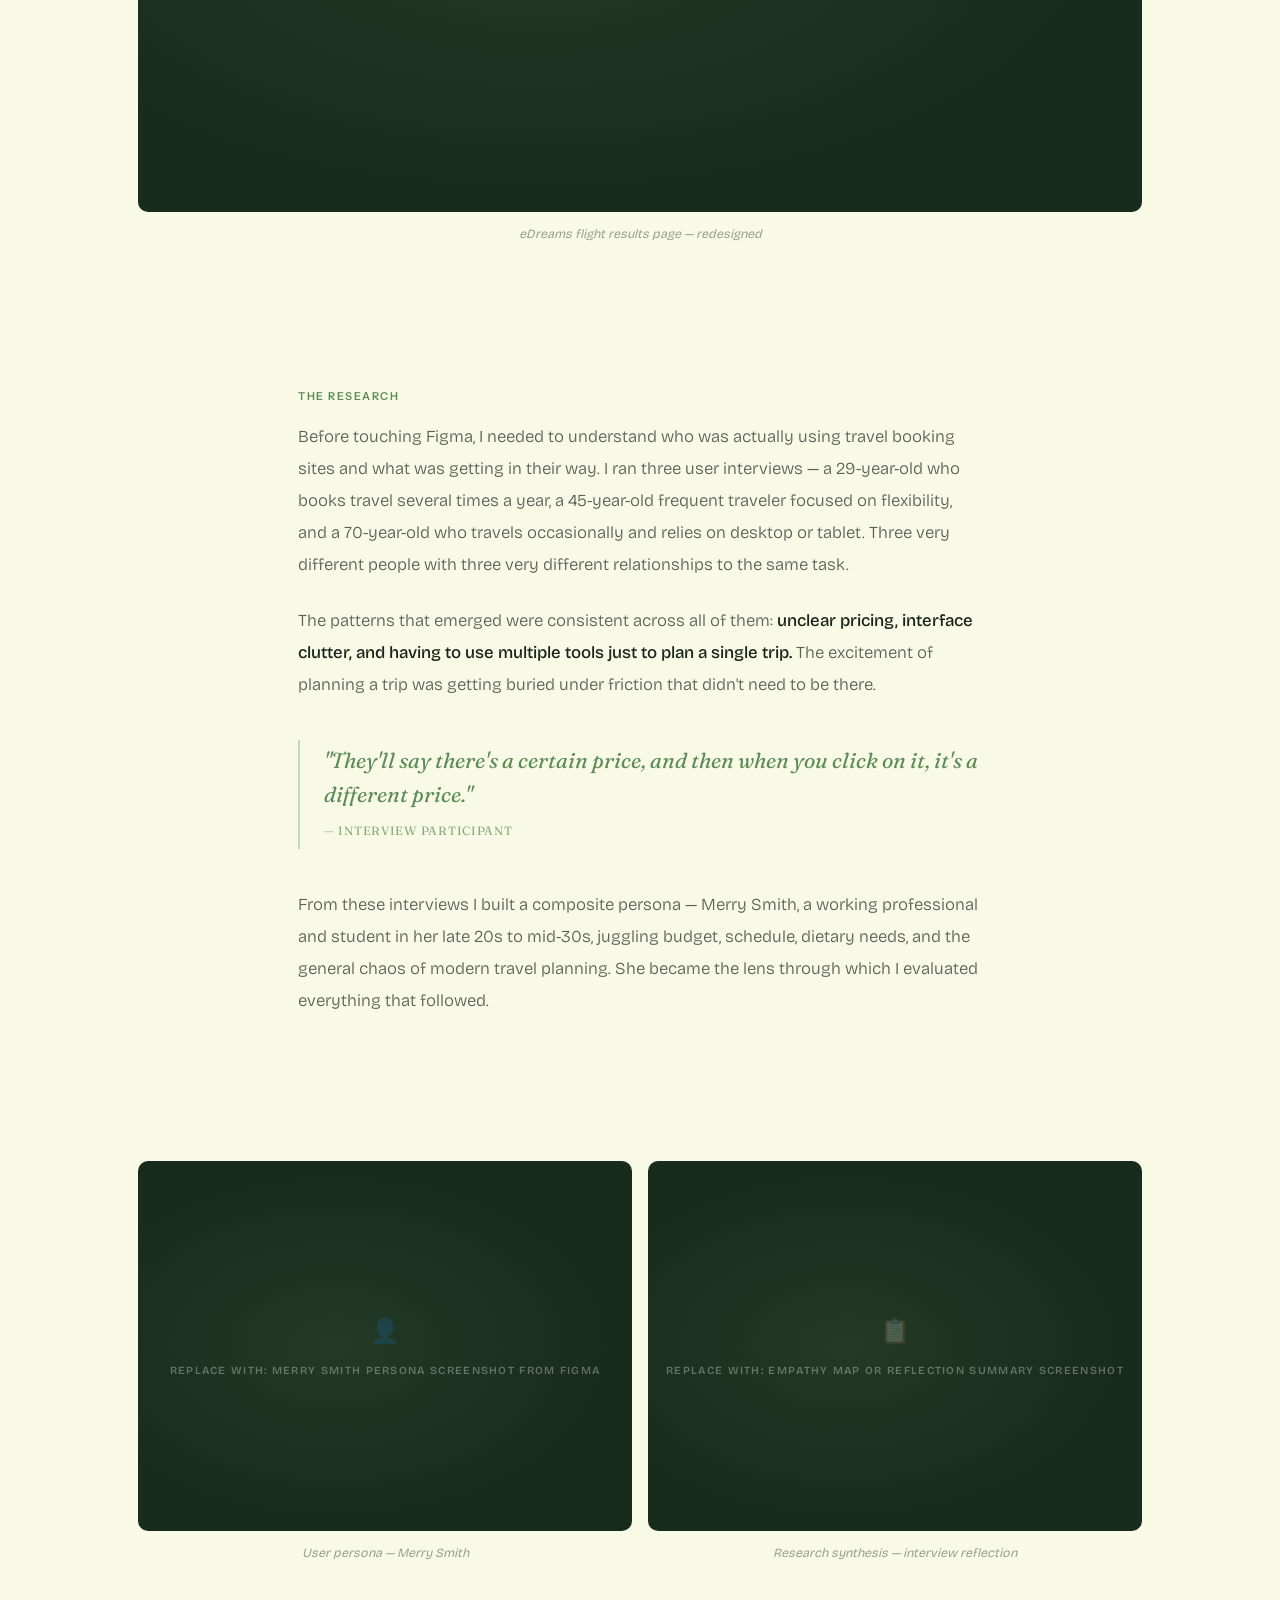
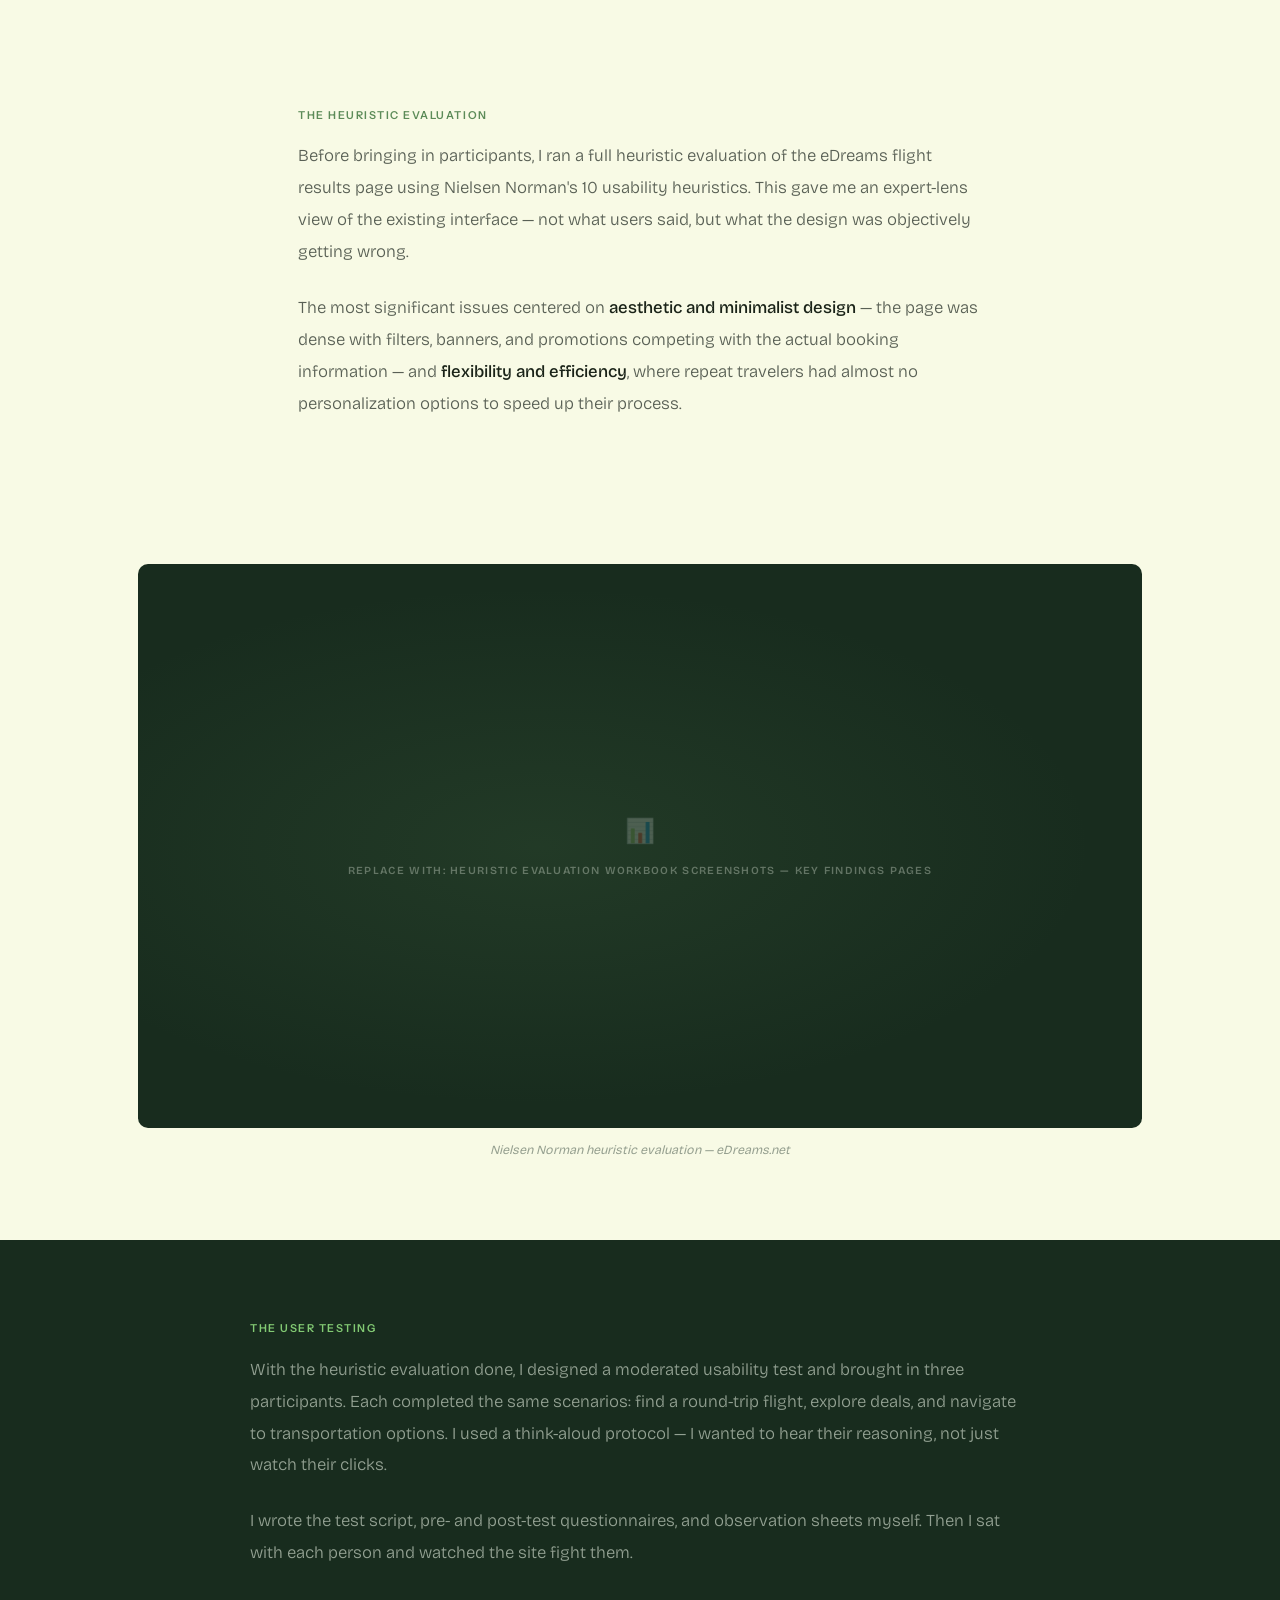
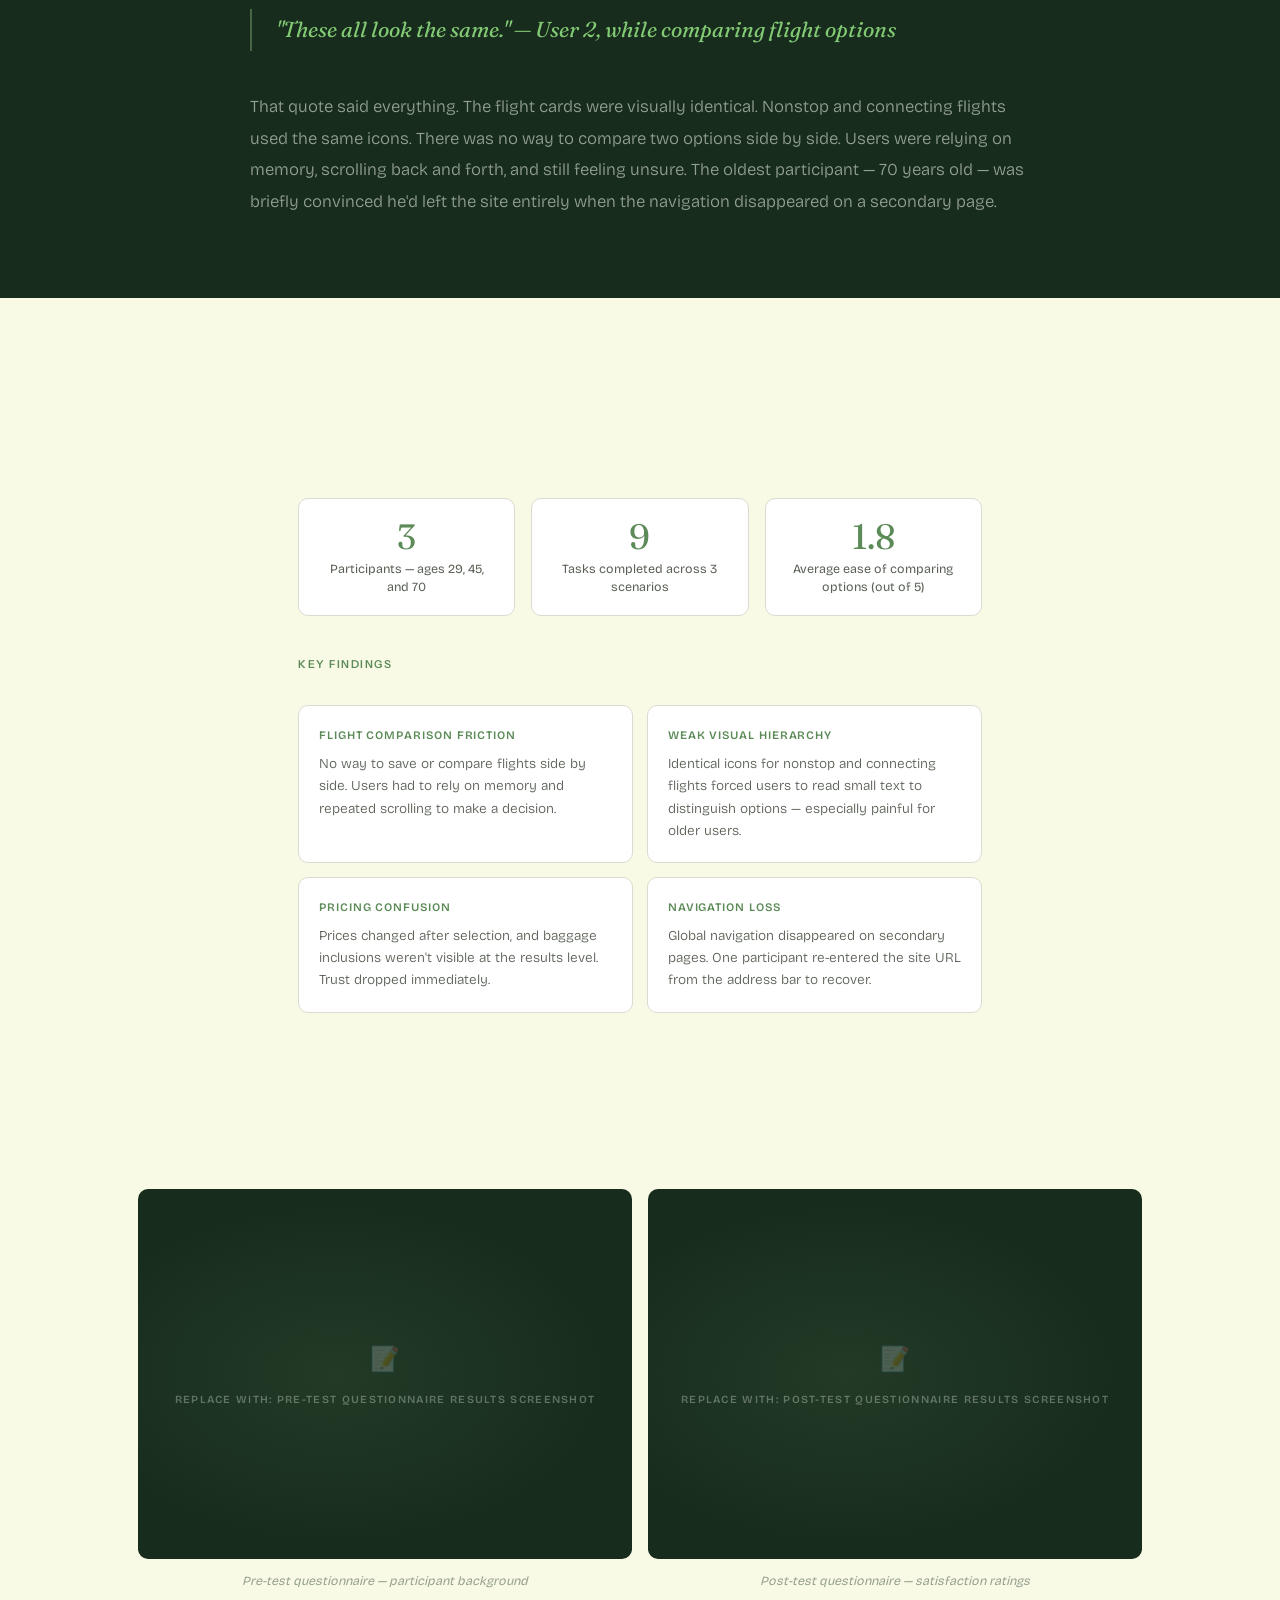
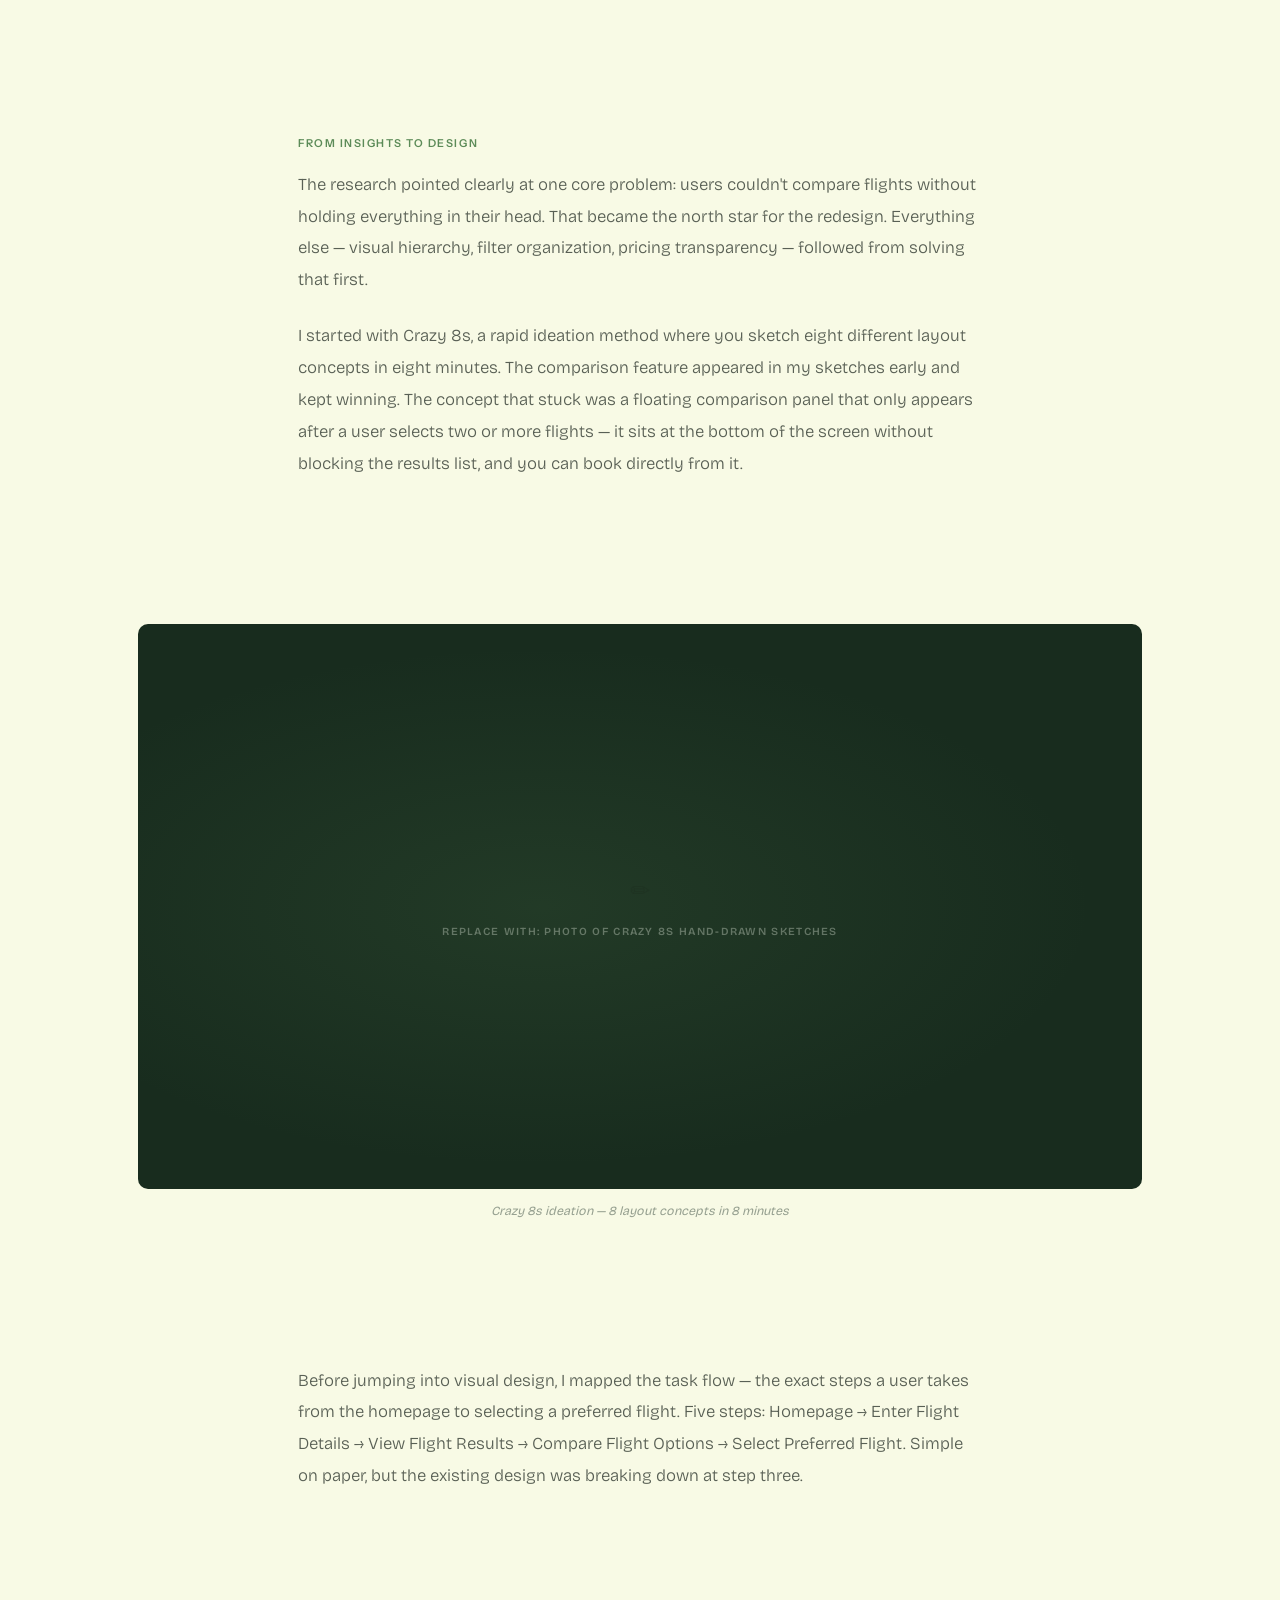
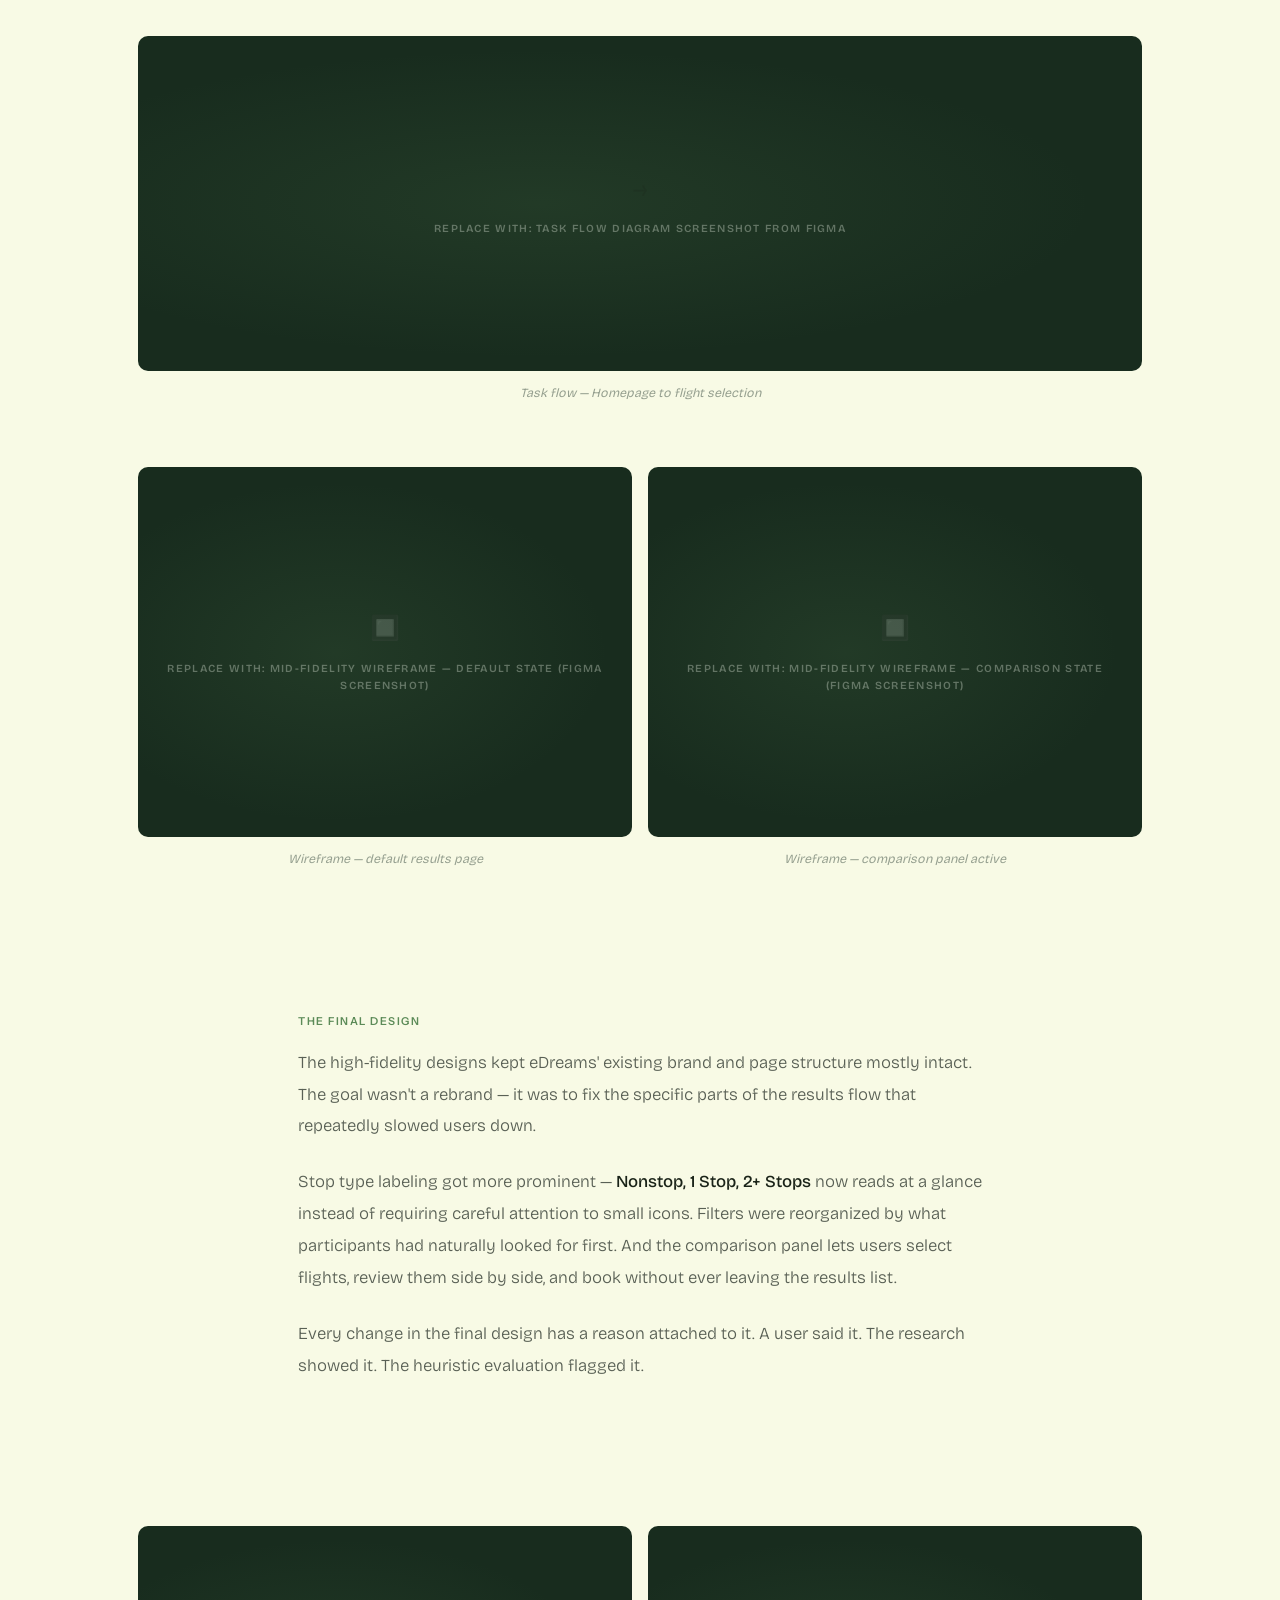
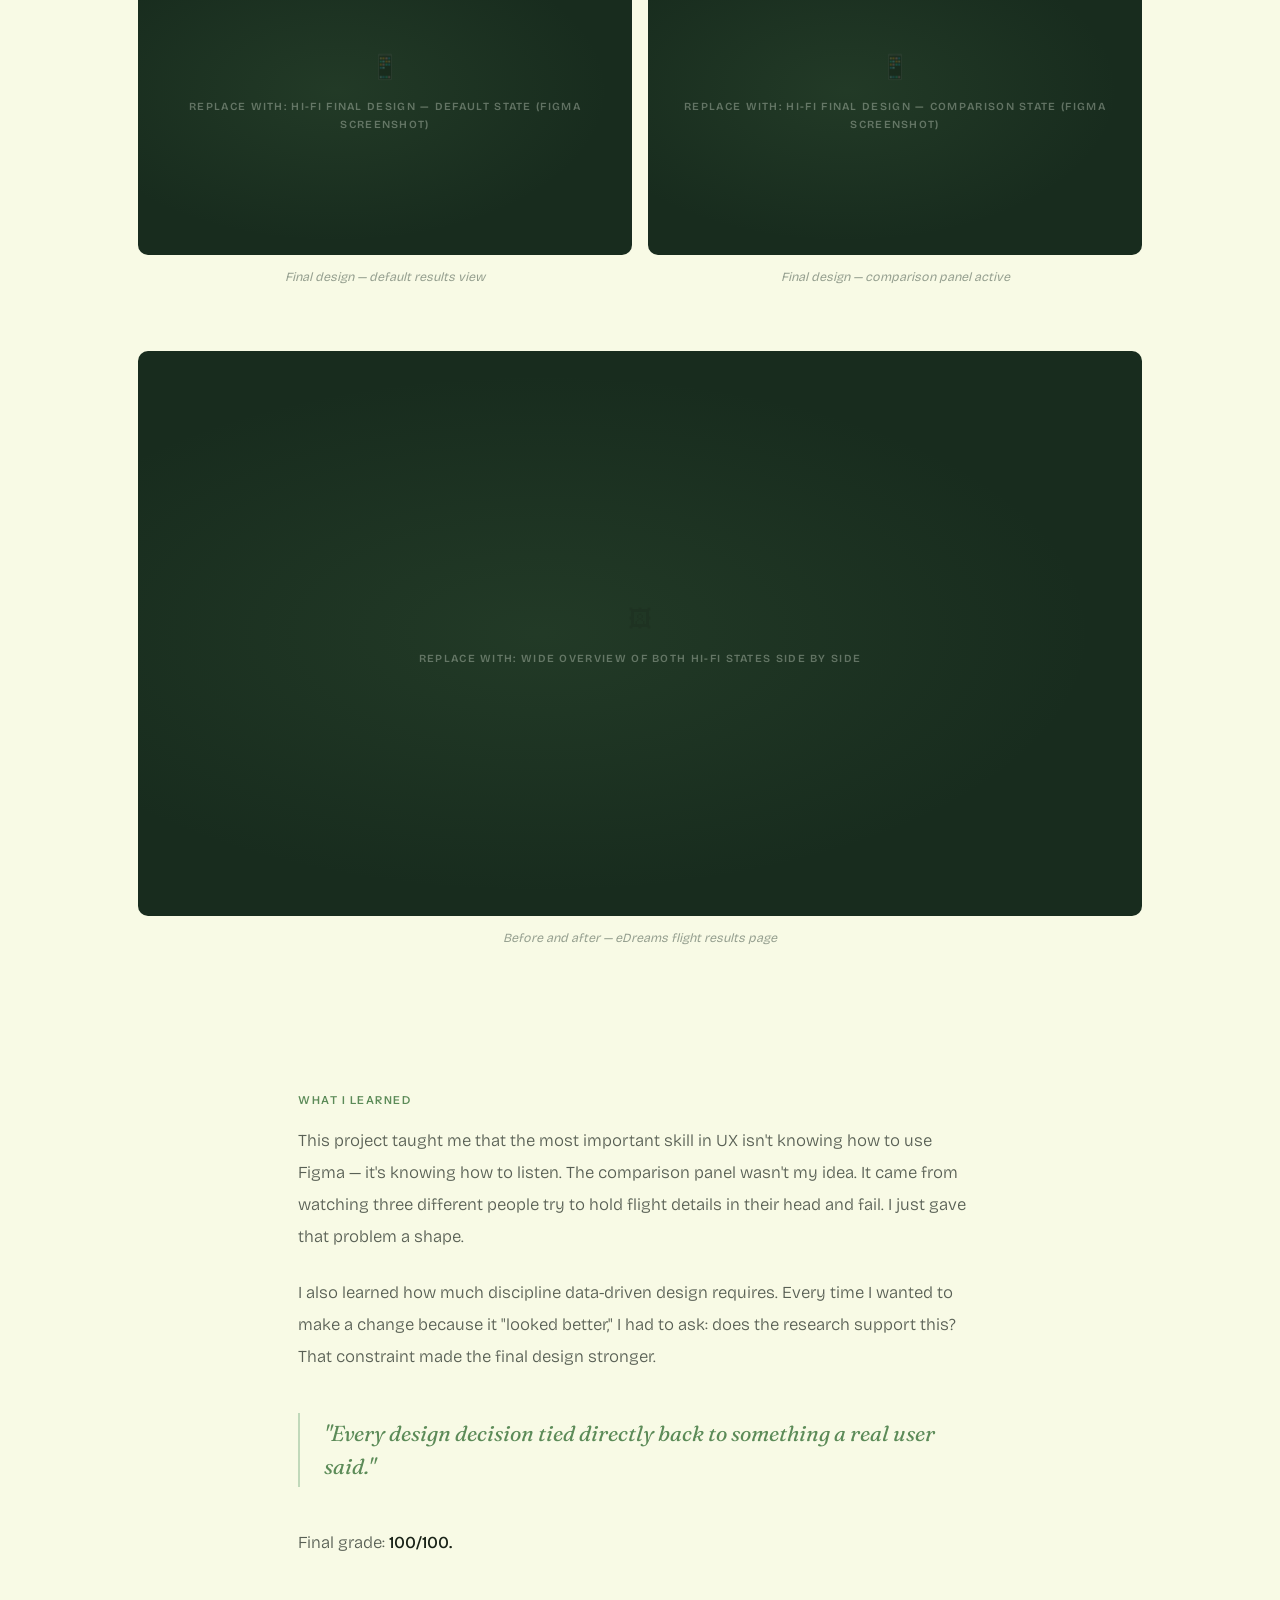
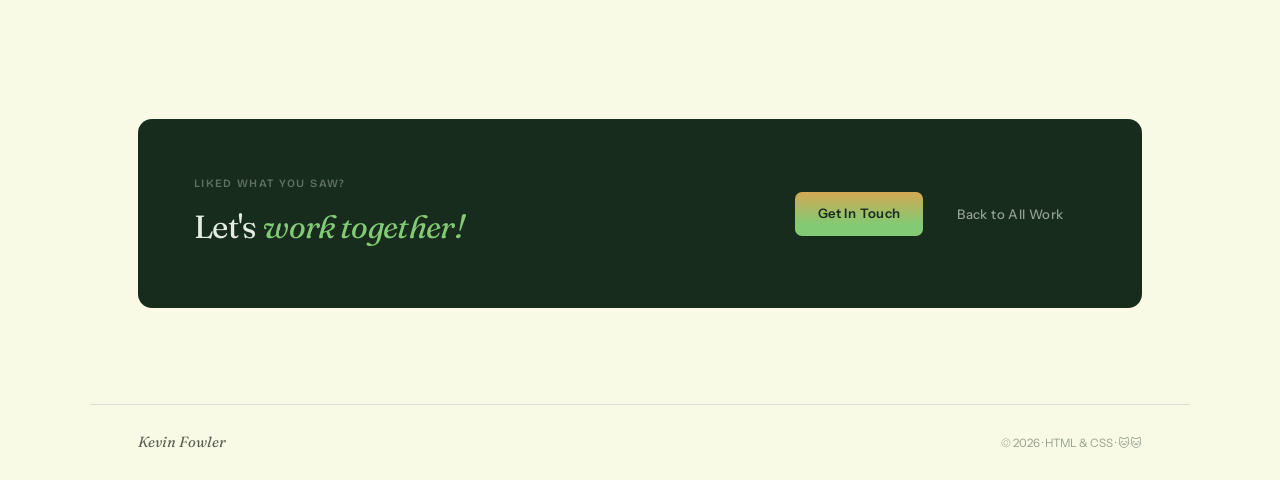
<file: edreams-case-study.html>
<!DOCTYPE html>
<html lang="en">
<head>
  <meta charset="UTF-8"/>
  <meta name="viewport" content="width=device-width, initial-scale=1.0"/>
  <title>eDreams Redesign — Kevin Fowler</title>
  <link rel="preconnect" href="https://fonts.googleapis.com"/>
  <link rel="preconnect" href="https://fonts.gstatic.com" crossorigin/>
  <link href="https://fonts.googleapis.com/css2?family=Fraunces:ital,opsz,wght@0,9..144,400;0,9..144,600;0,9..144,700;1,9..144,400;1,9..144,600&display=swap" rel="stylesheet"/>
<link href="https://fonts.googleapis.com/css2?family=Shrikhand&display=swap" rel="stylesheet"/>
<link href="https://fonts.googleapis.com/css2?family=Instrument+Sans:wght@400;500;600;700&display=swap" rel="stylesheet"/>
<link href="https://fonts.googleapis.com/css2?family=Bricolage+Grotesque:opsz,wght@12..96,300;12..96,400;12..96,500;12..96,600&display=swap" rel="stylesheet"/>
  <link rel="stylesheet" href="case-study.css"/>
</head>
<body>

<div id="cur">
  <div class="cur-dot"></div>
</div>

<nav>
  <a href="index.html" class="nav-back">
    <svg viewBox="0 0 14 14" fill="none" xmlns="http://www.w3.org/2000/svg">
      <path d="M12 7H2M2 7L7 2M2 7L7 12" stroke="currentColor" stroke-width="1.5" stroke-linecap="round" stroke-linejoin="round"/>
    </svg>
    Back to Home
  </a>
  <a href="index.html" class="nav-logo">Kevin Fowler</a>
</nav>

<div class="hero">
  <div class="hero-inner">
    <p class="hero-eyebrow">UX Case Study · GIT 340 · Spring 2026</p>
    <h1 class="hero-title">
      <span class="line"><span>Redesigning how</span></span>
      <span class="line"><span>people <em>compare flights.</em></span></span>
    </h1>
    <div class="hero-meta">
      <div><div class="meta-label">Role</div><div class="meta-val">UX Researcher &amp; Designer</div></div>
      <div><div class="meta-label">Timeline</div><div class="meta-val">Spring 2026 · 8 weeks</div></div>
      <div><div class="meta-label">Tools</div><div class="meta-val">Figma · Nielsen Norman Heuristics</div></div>
      <div><div class="meta-label">Outcome</div><div class="meta-val"><strong>100 / 100</strong></div></div>
    </div>
  </div>
</div>

<div class="wave">
  <svg viewBox="0 0 1440 64" preserveAspectRatio="none" xmlns="http://www.w3.org/2000/svg">
    <path d="M0,0 C360,64 1080,64 1440,0 L1440,64 L0,64 Z" fill="#F8FAE5"/>
  </svg>
</div>

<div class="cs-body">
  <p class="graf-lead reveal"><strong>It was spring semester 2026.</strong> I was handed eDreams.net — a travel booking site most people have never heard of — and told to make it better. That turned into one of the most complete research-to-design cycles I've done.</p>
  <p class="graf reveal">The assignment was open-ended: pick a part of the experience that needed the most work, research why, and design a solution. After spending time on the site, one thing stood out immediately — booking a flight felt like trying to compare things that all looked the same. That frustration became the entire project.</p>
  <p class="graf reveal">I recruited three real participants, put them in front of the live site, and watched what happened. What they said — and didn't say — guided every design decision that followed.</p>
</div>

<div class="img-full reveal">
  <div class="img-placeholder ar-16-9 img-full-inner">
    <span class="img-ph-icon">🖼</span>
    <span class="img-ph-label">Replace with: Hi-fi final design — full page screenshot (Default State)</span>
  </div>
  <p class="img-caption">eDreams flight results page — redesigned</p>
</div>

<div class="cs-body">
  <span class="cs-label reveal">The Research</span>
  <p class="graf reveal">Before touching Figma, I needed to understand who was actually using travel booking sites and what was getting in their way. I ran three user interviews — a 29-year-old who books travel several times a year, a 45-year-old frequent traveler focused on flexibility, and a 70-year-old who travels occasionally and relies on desktop or tablet. Three very different people with three very different relationships to the same task.</p>
  <p class="graf reveal">The patterns that emerged were consistent across all of them: <strong>unclear pricing, interface clutter, and having to use multiple tools just to plan a single trip.</strong> The excitement of planning a trip was getting buried under friction that didn't need to be there.</p>
  <div class="pull-q reveal">"They'll say there's a certain price, and then when you click on it, it's a different price."<br><small style="font-size:0.75rem;opacity:0.7;font-style:normal;letter-spacing:0.06em;text-transform:uppercase;">— Interview participant</small></div>
  <p class="graf reveal">From these interviews I built a composite persona — Merry Smith, a working professional and student in her late 20s to mid-30s, juggling budget, schedule, dietary needs, and the general chaos of modern travel planning. She became the lens through which I evaluated everything that followed.</p>
</div>

<div class="img-grid img-grid-2 reveal">
  <div>
    <div class="img-placeholder ar-4-3">
      <span class="img-ph-icon">👤</span>
      <span class="img-ph-label">Replace with: Merry Smith persona screenshot from Figma</span>
    </div>
    <p class="img-caption">User persona — Merry Smith</p>
  </div>
  <div>
    <div class="img-placeholder ar-4-3">
      <span class="img-ph-icon">📋</span>
      <span class="img-ph-label">Replace with: Empathy map or reflection summary screenshot</span>
    </div>
    <p class="img-caption">Research synthesis — interview reflection</p>
  </div>
</div>

<div class="cs-body">
  <span class="cs-label reveal">The Heuristic Evaluation</span>
  <p class="graf reveal">Before bringing in participants, I ran a full heuristic evaluation of the eDreams flight results page using Nielsen Norman's 10 usability heuristics. This gave me an expert-lens view of the existing interface — not what users said, but what the design was objectively getting wrong.</p>
  <p class="graf reveal">The most significant issues centered on <strong>aesthetic and minimalist design</strong> — the page was dense with filters, banners, and promotions competing with the actual booking information — and <strong>flexibility and efficiency</strong>, where repeat travelers had almost no personalization options to speed up their process.</p>
</div>

<div class="img-full reveal">
  <div class="img-placeholder ar-16-9 img-full-inner">
    <span class="img-ph-icon">📊</span>
    <span class="img-ph-label">Replace with: Heuristic evaluation workbook screenshots — key findings pages</span>
  </div>
  <p class="img-caption" style="text-align:center;margin-top:0.75rem;">Nielsen Norman heuristic evaluation — eDreams.net</p>
</div>

<div class="band-dark reveal">
  <div class="band-dark-inner">
    <span class="cs-label">The User Testing</span>
    <p class="graf">With the heuristic evaluation done, I designed a moderated usability test and brought in three participants. Each completed the same scenarios: find a round-trip flight, explore deals, and navigate to transportation options. I used a think-aloud protocol — I wanted to hear their reasoning, not just watch their clicks.</p>
    <p class="graf">I wrote the test script, pre- and post-test questionnaires, and observation sheets myself. Then I sat with each person and watched the site fight them.</p>
    <div class="pull-q">"These all look the same." — User 2, while comparing flight options</div>
    <p class="graf">That quote said everything. The flight cards were visually identical. Nonstop and connecting flights used the same icons. There was no way to compare two options side by side. Users were relying on memory, scrolling back and forth, and still feeling unsure. The oldest participant — 70 years old — was briefly convinced he'd left the site entirely when the navigation disappeared on a secondary page.</p>
  </div>
</div>

<div class="cs-body">
  <div class="stat-row reveal">
    <div class="stat-box"><div class="stat-box-n">3</div><div class="stat-box-l">Participants — ages 29, 45, and 70</div></div>
    <div class="stat-box"><div class="stat-box-n">9</div><div class="stat-box-l">Tasks completed across 3 scenarios</div></div>
    <div class="stat-box"><div class="stat-box-n">1.8</div><div class="stat-box-l">Average ease of comparing options (out of 5)</div></div>
  </div>

  <span class="cs-label reveal">Key Findings</span>
  <div class="findings-grid reveal">
    <div class="finding"><div class="finding-hed">Flight comparison friction</div><p>No way to save or compare flights side by side. Users had to rely on memory and repeated scrolling to make a decision.</p></div>
    <div class="finding"><div class="finding-hed">Weak visual hierarchy</div><p>Identical icons for nonstop and connecting flights forced users to read small text to distinguish options — especially painful for older users.</p></div>
    <div class="finding"><div class="finding-hed">Pricing confusion</div><p>Prices changed after selection, and baggage inclusions weren't visible at the results level. Trust dropped immediately.</p></div>
    <div class="finding"><div class="finding-hed">Navigation loss</div><p>Global navigation disappeared on secondary pages. One participant re-entered the site URL from the address bar to recover.</p></div>
  </div>
</div>

<div class="img-grid img-grid-2 reveal">
  <div>
    <div class="img-placeholder ar-4-3">
      <span class="img-ph-icon">📝</span>
      <span class="img-ph-label">Replace with: Pre-test questionnaire results screenshot</span>
    </div>
    <p class="img-caption">Pre-test questionnaire — participant background</p>
  </div>
  <div>
    <div class="img-placeholder ar-4-3">
      <span class="img-ph-icon">📝</span>
      <span class="img-ph-label">Replace with: Post-test questionnaire results screenshot</span>
    </div>
    <p class="img-caption">Post-test questionnaire — satisfaction ratings</p>
  </div>
</div>

<div class="cs-body">
  <span class="cs-label reveal">From Insights to Design</span>
  <p class="graf reveal">The research pointed clearly at one core problem: users couldn't compare flights without holding everything in their head. That became the north star for the redesign. Everything else — visual hierarchy, filter organization, pricing transparency — followed from solving that first.</p>
  <p class="graf reveal">I started with Crazy 8s, a rapid ideation method where you sketch eight different layout concepts in eight minutes. The comparison feature appeared in my sketches early and kept winning. The concept that stuck was a floating comparison panel that only appears after a user selects two or more flights — it sits at the bottom of the screen without blocking the results list, and you can book directly from it.</p>
</div>

<div class="img-full reveal">
  <div class="img-placeholder ar-16-9 img-full-inner">
    <span class="img-ph-icon">✏️</span>
    <span class="img-ph-label">Replace with: Photo of Crazy 8s hand-drawn sketches</span>
  </div>
  <p class="img-caption" style="text-align:center;margin-top:0.75rem;">Crazy 8s ideation — 8 layout concepts in 8 minutes</p>
</div>

<div class="cs-body">
  <p class="graf reveal">Before jumping into visual design, I mapped the task flow — the exact steps a user takes from the homepage to selecting a preferred flight. Five steps: Homepage → Enter Flight Details → View Flight Results → Compare Flight Options → Select Preferred Flight. Simple on paper, but the existing design was breaking down at step three.</p>
</div>

<div class="img-full reveal">
  <div class="img-placeholder img-full-inner" style="aspect-ratio:3/1;">
    <span class="img-ph-icon">→</span>
    <span class="img-ph-label">Replace with: Task flow diagram screenshot from Figma</span>
  </div>
  <p class="img-caption" style="text-align:center;margin-top:0.75rem;">Task flow — Homepage to flight selection</p>
</div>

<div class="img-grid img-grid-2 reveal" style="margin-top:2rem;">
  <div>
    <div class="img-placeholder ar-4-3">
      <span class="img-ph-icon">🔲</span>
      <span class="img-ph-label">Replace with: Mid-fidelity wireframe — Default State (Figma screenshot)</span>
    </div>
    <p class="img-caption">Wireframe — default results page</p>
  </div>
  <div>
    <div class="img-placeholder ar-4-3">
      <span class="img-ph-icon">🔲</span>
      <span class="img-ph-label">Replace with: Mid-fidelity wireframe — Comparison State (Figma screenshot)</span>
    </div>
    <p class="img-caption">Wireframe — comparison panel active</p>
  </div>
</div>

<div class="cs-body">
  <span class="cs-label reveal">The Final Design</span>
  <p class="graf reveal">The high-fidelity designs kept eDreams' existing brand and page structure mostly intact. The goal wasn't a rebrand — it was to fix the specific parts of the results flow that repeatedly slowed users down.</p>
  <p class="graf reveal">Stop type labeling got more prominent — <strong>Nonstop, 1 Stop, 2+ Stops</strong> now reads at a glance instead of requiring careful attention to small icons. Filters were reorganized by what participants had naturally looked for first. And the comparison panel lets users select flights, review them side by side, and book without ever leaving the results list.</p>
  <p class="graf reveal">Every change in the final design has a reason attached to it. A user said it. The research showed it. The heuristic evaluation flagged it.</p>
</div>

<div class="img-grid img-grid-2 reveal">
  <div>
    <div class="img-placeholder ar-3-2">
      <span class="img-ph-icon">📱</span>
      <span class="img-ph-label">Replace with: Hi-fi final design — Default State (Figma screenshot)</span>
    </div>
    <p class="img-caption">Final design — default results view</p>
  </div>
  <div>
    <div class="img-placeholder ar-3-2">
      <span class="img-ph-icon">📱</span>
      <span class="img-ph-label">Replace with: Hi-fi final design — Comparison State (Figma screenshot)</span>
    </div>
    <p class="img-caption">Final design — comparison panel active</p>
  </div>
</div>

<div class="img-full reveal">
  <div class="img-placeholder ar-16-9 img-full-inner">
    <span class="img-ph-icon">🖼</span>
    <span class="img-ph-label">Replace with: Wide overview of both hi-fi states side by side</span>
  </div>
  <p class="img-caption" style="text-align:center;margin-top:0.75rem;">Before and after — eDreams flight results page</p>
</div>

<div class="cs-body">
  <span class="cs-label reveal">What I Learned</span>
  <p class="graf reveal">This project taught me that the most important skill in UX isn't knowing how to use Figma — it's knowing how to listen. The comparison panel wasn't my idea. It came from watching three different people try to hold flight details in their head and fail. I just gave that problem a shape.</p>
  <p class="graf reveal">I also learned how much discipline data-driven design requires. Every time I wanted to make a change because it "looked better," I had to ask: does the research support this? That constraint made the final design stronger.</p>
  <div class="pull-q reveal">"Every design decision tied directly back to something a real user said."</div>
  <p class="graf reveal">Final grade: <strong>100/100.</strong></p>
</div>

<div style="padding:0 var(--px) 6rem;max-width:var(--max-wide);margin:0 auto;">
  <div class="next-project reveal">
    <div>
      <p>Liked what you saw?</p>
      <h3>Let's <em>work together!</em></h3>
    </div>
    <div style="display:flex;gap:0.75rem;flex-wrap:wrap;">
      <a href="mailto:krfowler415@gmail.com" class="btn btn-leaf">Get In Touch</a>
      <a href="index.html" class="btn btn-ghost"><span>Back to All Work</span></a>
    </div>
  </div>
</div>

<footer>
  <span class="foot-l">Kevin Fowler</span>
  <span class="foot-r">© 2026 · HTML &amp; CSS · 🐱🐱</span>
</footer>

<script src="case-study.js"></script>
</body>
</html>
</file>
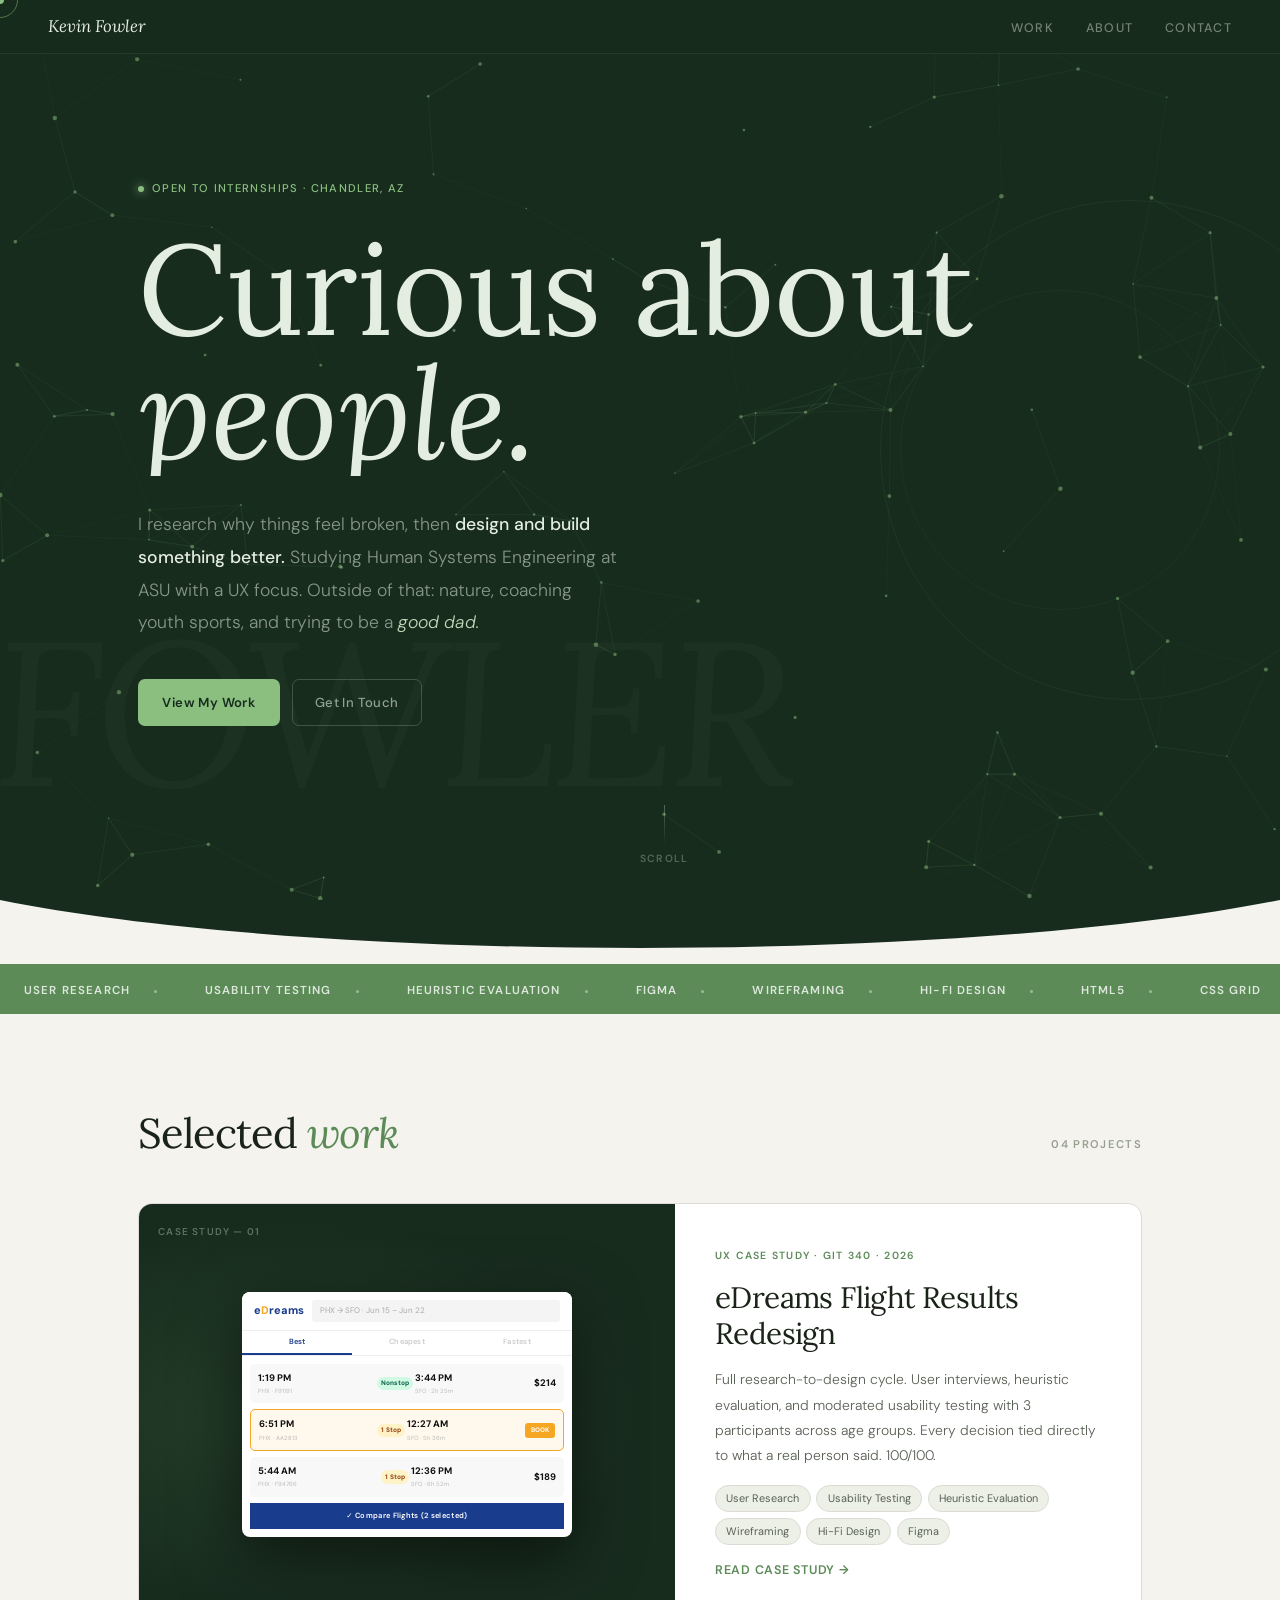
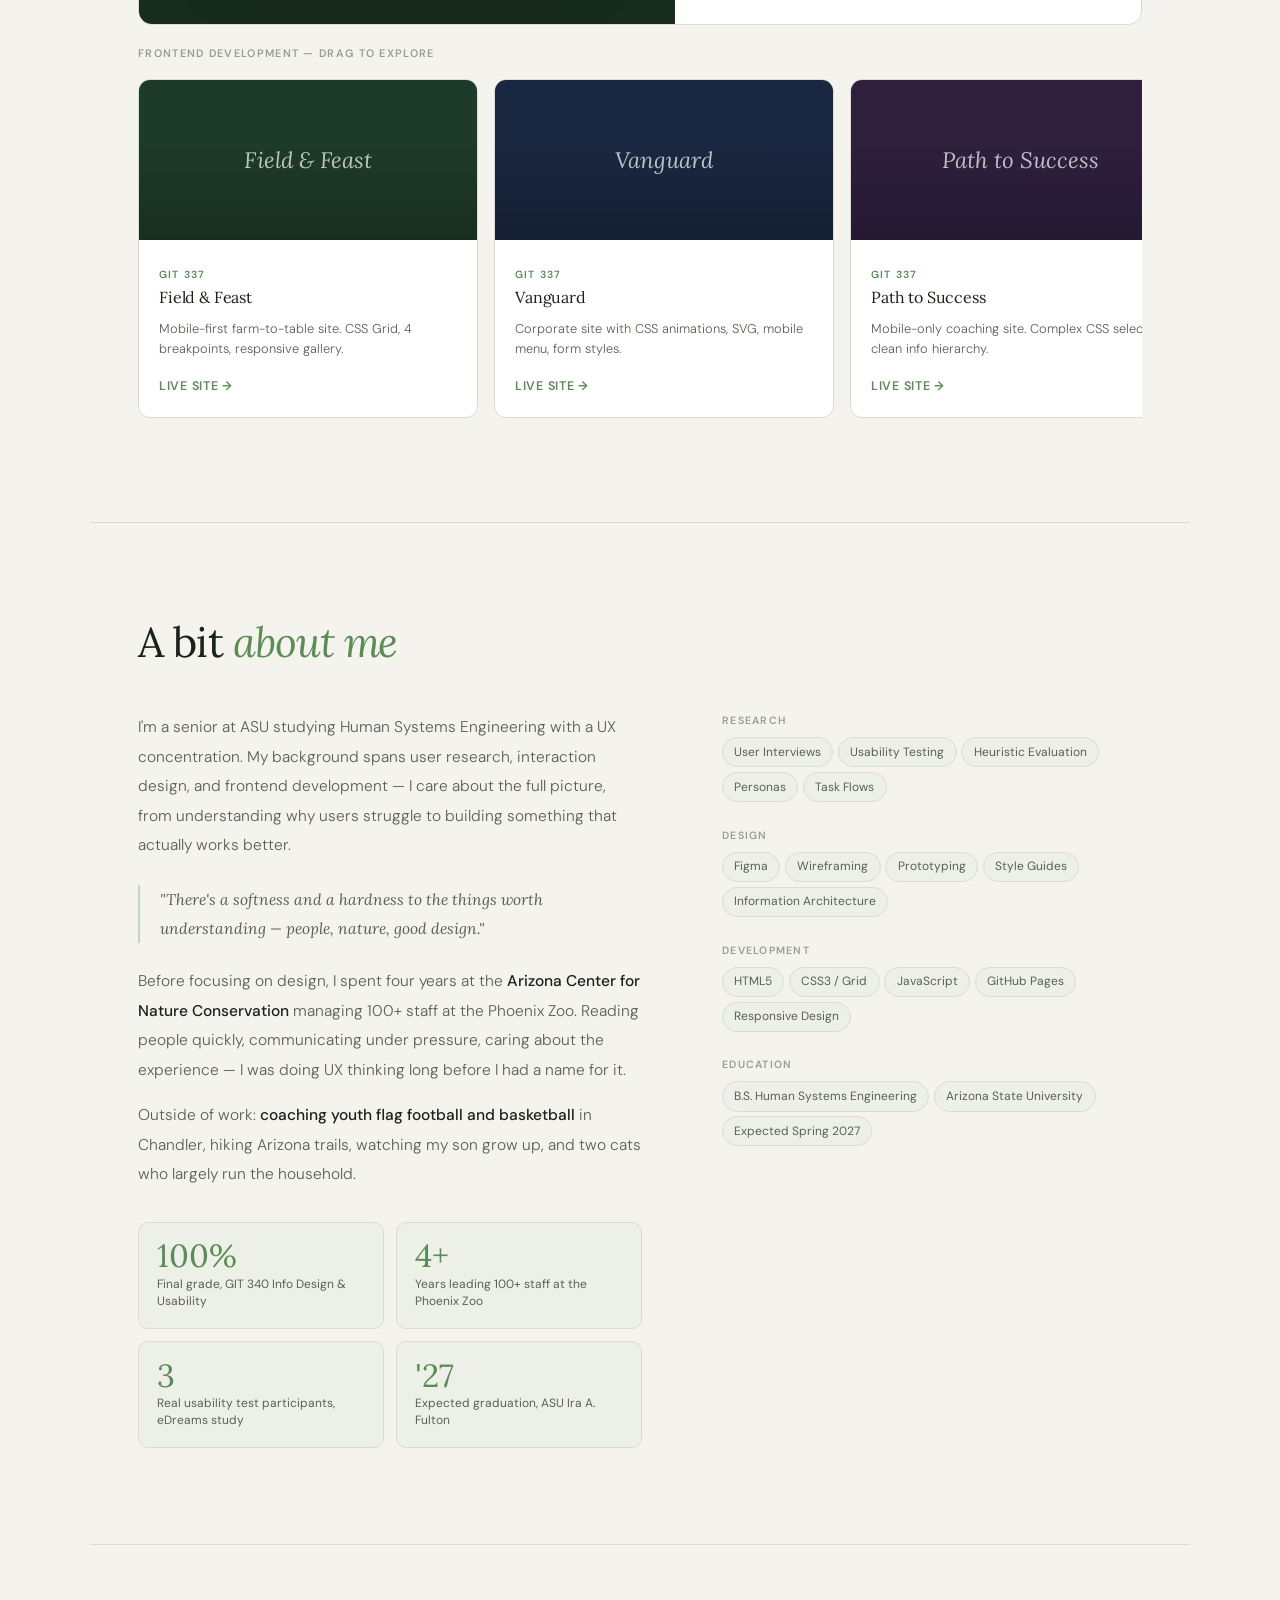
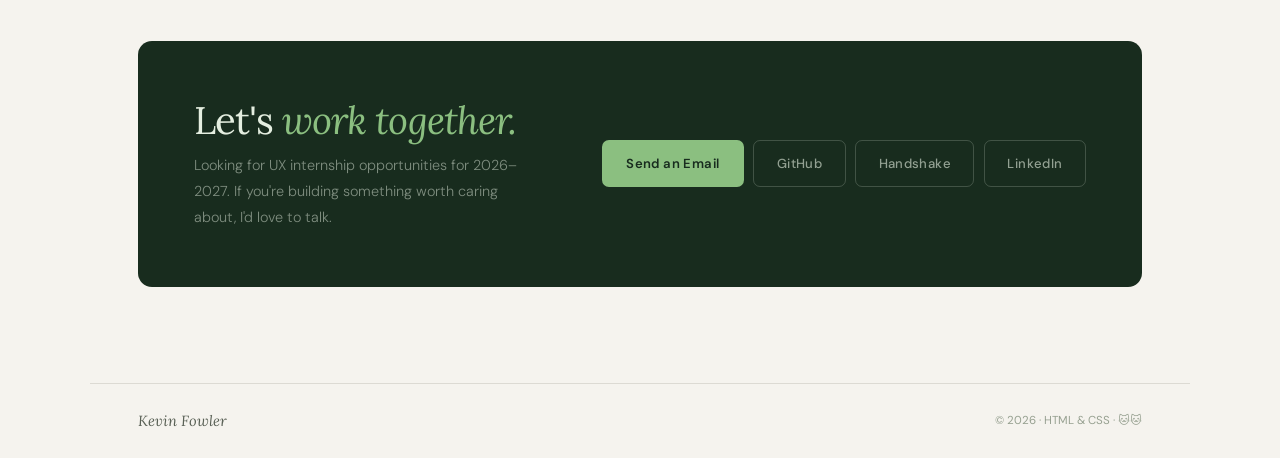
<file: index (2).html>
<!DOCTYPE html>
<html lang="en">
<head>
  <meta charset="UTF-8"/>
  <meta name="viewport" content="width=device-width, initial-scale=1.0"/>
  <title>Kevin Fowler — UX Designer</title>
  <link rel="preconnect" href="https://fonts.googleapis.com"/>
  <link rel="preconnect" href="https://fonts.gstatic.com" crossorigin/>
  <link href="https://fonts.googleapis.com/css2?family=Lora:ital,wght@0,400;0,500;1,400;1,500&family=DM+Sans:opsz,wght@9..40,300;9..40,400;9..40,500;9..40,600&display=swap" rel="stylesheet"/>
  <style>
    :root {
      --forest:  #182C1E;
      --fern:    #5C8B58;
      --leaf:    #8BBF80;
      --sage:    #C1D9BA;
      --bg:      #F5F3EE;
      --card:    #FFFFFF;
      --tint:    #EDF0E7;
      --text:    #1A2318;
      --mid:     #596055;
      --light:   #96A090;
      --border:  #DCDAD3;
      --serif: 'Lora', Georgia, serif;
      --sans:  'DM Sans', system-ui, sans-serif;
      --max: 1100px;
      --px: clamp(1.25rem, 5vw, 3rem);
    }
    *, *::before, *::after { box-sizing: border-box; margin: 0; padding: 0; }
    html { scroll-behavior: smooth; }
    body {
      background: var(--bg);
      color: var(--text);
      font-family: var(--sans);
      line-height: 1.6;
      -webkit-font-smoothing: antialiased;
      cursor: none;
      overflow-x: hidden;
    }
    a { color: inherit; text-decoration: none; }

    /* ─── CURSOR ─────────────────────────────── */
    #cur {
      position: fixed; z-index: 9999;
      pointer-events: none;
      top: 0; left: 0;
      transform: translate(-50%,-50%);
    }
    .cur-dot {
      position: absolute;
      width: 8px; height: 8px;
      background: var(--leaf);
      border-radius: 50%;
      top: 50%; left: 50%;
      transform: translate(-50%,-50%);
      transition: transform 0.15s, opacity 0.15s;
    }
    .cur-ring {
      position: absolute;
      width: 36px; height: 36px;
      border: 1.5px solid rgba(139,191,128,0.5);
      border-radius: 50%;
      top: 50%; left: 50%;
      transform: translate(-50%,-50%);
      transition: width 0.35s cubic-bezier(0.16,1,0.3,1),
                  height 0.35s cubic-bezier(0.16,1,0.3,1),
                  background 0.35s,
                  border-color 0.35s;
    }
    .cur-label {
      position: absolute;
      font-family: var(--sans);
      font-size: 9px; font-weight: 600;
      letter-spacing: 0.1em; text-transform: uppercase;
      color: var(--forest);
      top: 50%; left: 50%;
      transform: translate(-50%,-50%);
      opacity: 0;
      transition: opacity 0.25s;
      white-space: nowrap;
    }
    body.hovering-project .cur-ring {
      width: 72px; height: 72px;
      background: var(--leaf);
      border-color: var(--leaf);
    }
    body.hovering-project .cur-dot { opacity: 0; }
    body.hovering-project .cur-label { opacity: 1; }
    body.hovering-link .cur-ring {
      width: 48px; height: 48px;
      border-color: rgba(139,191,128,0.8);
    }

    /* ─── NAV ────────────────────────────────── */
    nav {
      position: fixed; top: 0; left: 0; right: 0; z-index: 100;
      height: 54px;
      display: flex; align-items: center; justify-content: space-between;
      padding: 0 var(--px);
      background: rgba(24,44,30,0.93);
      backdrop-filter: blur(16px);
      border-bottom: 1px solid rgba(255,255,255,0.06);
    }
    .nav-logo {
      font-family: var(--serif); font-style: italic;
      font-size: 1.05rem; color: #E4EEE0;
    }
    .nav-links { display: flex; gap: 2rem; list-style: none; }
    .nav-links a {
      font-size: 0.78rem; font-weight: 500;
      letter-spacing: 0.1em; text-transform: uppercase;
      color: rgba(228,238,224,0.45); transition: color 0.2s;
    }
    .nav-links a:hover { color: #E4EEE0; }

    /* ─── HERO ───────────────────────────────── */
    .hero {
      position: relative;
      background: var(--forest);
      height: 100svh; min-height: 600px;
      display: flex; align-items: center;
      overflow: hidden;
    }

    canvas#dots {
      position: absolute; inset: 0;
      width: 100%; height: 100%;
    }

    /* Parallax layers */
    .px-layer {
      position: absolute;
      pointer-events: none;
      will-change: transform;
    }
    .px-circle-1 {
      width: 500px; height: 500px;
      border-radius: 50%;
      border: 1px solid rgba(139,191,128,0.08);
      right: -100px; top: 50%;
      transform: translateY(-50%);
    }
    .px-circle-2 {
      width: 320px; height: 320px;
      border-radius: 50%;
      border: 1px solid rgba(139,191,128,0.05);
      right: 60px; top: 50%;
      transform: translateY(-50%);
    }
    .px-text {
      font-family: var(--serif); font-style: italic;
      font-size: clamp(5rem, 16vw, 14rem);
      font-weight: 400; color: rgba(139,191,128,0.04);
      letter-spacing: -0.04em; white-space: nowrap;
      bottom: -1rem; left: -0.5rem;
      line-height: 1;
    }

    .hero-content {
      position: relative; z-index: 2;
      max-width: var(--max); width: 100%;
      margin: 0 auto;
      padding: 0 var(--px);
    }

    .hero-status {
      display: inline-flex; align-items: center; gap: 0.5rem;
      font-size: 0.7rem; font-weight: 500;
      letter-spacing: 0.12em; text-transform: uppercase;
      color: var(--leaf); margin-bottom: 2rem;
      opacity: 0; animation: up 0.5s ease forwards 0.1s;
    }
    .sdot {
      width: 6px; height: 6px; border-radius: 50%;
      background: var(--leaf); box-shadow: 0 0 10px var(--leaf);
      animation: sdpulse 2.5s infinite;
    }
    @keyframes sdpulse {
      0%,100%{ opacity:1; box-shadow:0 0 10px var(--leaf); }
      50%{ opacity:0.4; box-shadow:0 0 3px var(--leaf); }
    }

    .hero-hed {
      font-family: var(--serif);
      line-height: 0.92;
      letter-spacing: -0.03em;
      margin-bottom: 2rem;
    }
    .hero-hed .row {
      display: block; overflow: hidden;
      margin-bottom: 0.05em;
    }
    .hero-hed .row span {
      display: block;
      font-size: clamp(3.5rem, 10vw, 8rem);
      font-weight: 400; color: #E4EEE0;
      opacity: 0; transform: translateY(110%);
      animation: slideUp 0.9s cubic-bezier(0.16,1,0.3,1) forwards;
    }
    .hero-hed .row:nth-child(1) span { animation-delay: 0.15s; }
    .hero-hed .row:nth-child(2) span { animation-delay: 0.3s; }
    .hero-hed .row:nth-child(2) span em {
      font-style: italic; color: var(--leaf);
    }
    /* rotating words */
    .hero-hed .row:nth-child(2) span .rotate-wrap {
      display: inline-block; overflow: hidden;
      vertical-align: bottom; height: 1em;
    }
    .rotate-words {
      display: flex; flex-direction: column;
      animation: rotateWords 8s steps(1) infinite;
    }
    .rotate-words span {
      font-style: italic; color: var(--leaf);
      opacity: 1; transform: none; animation: none;
      flex-shrink: 0; height: 1em; line-height: 1;
    }
    @keyframes rotateWords {
      0%   { transform: translateY(0); }
      25%  { transform: translateY(-1em); }
      50%  { transform: translateY(-2em); }
      75%  { transform: translateY(-3em); }
      100% { transform: translateY(0); }
    }

    .hero-sub {
      font-size: clamp(0.9rem, 1.8vw, 1.1rem);
      font-weight: 300;
      color: rgba(228,238,224,0.55);
      max-width: 480px; line-height: 1.85;
      margin-bottom: 2.5rem;
      opacity: 0; animation: up 0.5s ease forwards 0.65s;
    }
    .hero-sub strong { color: #E4EEE0; font-weight: 500; }
    .hero-sub em { font-style: italic; color: var(--sage); }

    .hero-actions {
      display: flex; gap: 0.75rem; flex-wrap: wrap;
      opacity: 0; animation: up 0.5s ease forwards 0.8s;
    }

    /* scroll cue */
    .scroll-cue {
      position: absolute; bottom: 2rem; left: 50%;
      transform: translateX(-50%);
      display: flex; flex-direction: column; align-items: center; gap: 0.4rem;
      font-size: 0.65rem; font-weight: 600; letter-spacing: 0.12em;
      text-transform: uppercase; color: rgba(228,238,224,0.3);
      opacity: 0; animation: up 0.6s ease forwards 1.1s;
    }
    .scroll-line {
      width: 1px; height: 40px;
      background: linear-gradient(to bottom, rgba(228,238,224,0.3), transparent);
      animation: scrollDrop 1.8s ease-in-out infinite;
    }
    @keyframes scrollDrop {
      0%,100%{ transform:scaleY(0); transform-origin:top; }
      50%{ transform:scaleY(1); transform-origin:top; }
    }

    /* Buttons */
    .btn {
      display: inline-flex; align-items: center; gap: 0.4rem;
      padding: 0.7rem 1.4rem;
      font-family: var(--sans); font-size: 0.82rem; font-weight: 500;
      letter-spacing: 0.03em; border-radius: 7px;
      transition: all 0.2s; white-space: nowrap;
    }
    .btn-leaf { background: var(--leaf); color: var(--forest); border: 2px solid var(--leaf); font-weight: 600; }
    .btn-leaf:hover { background: #9dcf91; border-color: #9dcf91; transform: translateY(-1px); }
    .btn-ghost { background: transparent; color: rgba(228,238,224,0.6); border: 1.5px solid rgba(228,238,224,0.2); }
    .btn-ghost:hover { color: #E4EEE0; border-color: rgba(228,238,224,0.4); transform: translateY(-1px); }
    .btn-forest { background: var(--forest); color: #E4EEE0; border: 2px solid var(--forest); font-weight: 600; }
    .btn-forest:hover { background: #254532; border-color: #254532; transform: translateY(-1px); }
    .btn-outline { background: transparent; color: var(--mid); border: 1.5px solid var(--border); }
    .btn-outline:hover { color: var(--text); border-color: #aaa8a0; transform: translateY(-1px); }

    /* WAVE */
    .wave { background: var(--forest); line-height: 0; }
    .wave svg { display: block; width: 100%; }

    /* MARQUEE */
    .marquee {
      background: var(--fern); overflow: hidden;
      padding: 0.75rem 0; white-space: nowrap;
    }
    .m-track {
      display: inline-flex;
      animation: marquee 30s linear infinite;
    }
    .m-track:hover { animation-play-state: paused; }
    @keyframes marquee {
      from { transform: translateX(0); }
      to   { transform: translateX(-50%); }
    }
    .m-item {
      font-size: 0.72rem; font-weight: 600;
      letter-spacing: 0.1em; text-transform: uppercase;
      color: rgba(255,255,255,0.8);
      display: inline-flex; align-items: center; gap: 1.5rem;
      padding: 0 1.5rem;
    }
    .m-sep { width: 3px; height: 3px; border-radius: 50%; background: rgba(255,255,255,0.4); }

    /* ─── SECTIONS ───────────────────────────── */
    .section {
      max-width: var(--max); margin: 0 auto;
      padding: 6rem var(--px);
    }
    .section + .section,
    .s-border { border-top: 1px solid var(--border); }

    .sec-hd {
      display: flex; align-items: baseline;
      justify-content: space-between; gap: 1rem;
      margin-bottom: 3rem;
    }
    .sec-title {
      font-family: var(--serif);
      font-size: clamp(1.75rem, 3.8vw, 2.6rem);
      font-weight: 400; letter-spacing: -0.025em; line-height: 1.1;
    }
    .sec-title em { font-style: italic; color: var(--fern); }
    .sec-count { font-size: 0.7rem; font-weight: 600; letter-spacing: 0.12em; text-transform: uppercase; color: var(--light); }

    /* ─── FEATURED CARD ──────────────────────── */
    .card-feat {
      background: var(--card);
      border: 1px solid var(--border);
      border-radius: 14px; overflow: hidden;
      display: grid; grid-template-columns: 1.15fr 1fr;
      transition: transform 0.4s cubic-bezier(0.16,1,0.3,1),
                  box-shadow 0.4s;
    }
    .card-feat:hover {
      transform: translateY(-5px);
      box-shadow: 0 24px 70px rgba(24,44,30,0.13);
    }
    .card-vis {
      background: var(--forest);
      min-height: 420px;
      display: flex; align-items: center; justify-content: center;
      padding: 2.5rem; position: relative; overflow: hidden;
    }
    .card-vis::before {
      content: '';
      position: absolute; inset: 0;
      background: radial-gradient(ellipse at 30% 50%, rgba(92,139,88,0.2) 0%, transparent 65%);
    }
    .card-vis-tag {
      position: absolute; top: 1.2rem; left: 1.2rem;
      font-size: 0.62rem; font-weight: 600;
      letter-spacing: 0.12em; text-transform: uppercase;
      color: rgba(228,238,224,0.35);
    }

    /* mock */
    .mock {
      width: 100%; max-width: 330px;
      background: #fff; border-radius: 8px; overflow: hidden;
      box-shadow: 0 20px 65px rgba(0,0,0,0.55);
      position: relative; z-index: 1;
      font-family: var(--sans);
    }
    .mn { background:#fff; padding:8px 12px; display:flex; align-items:center; gap:8px; border-bottom:1px solid #eee; }
    .mlo { font-size:11px; font-weight:800; color:#1A3C8C; }
    .mlo b { color:#F5A623; }
    .mba { flex:1; background:#F4F4F4; border-radius:3px; height:22px; display:flex; align-items:center; padding:0 8px; font-size:8px; color:#aaa; }
    .mts { display:flex; border-bottom:1px solid #eee; }
    .mta { flex:1; padding:5px 0; text-align:center; font-size:7.5px; font-weight:600; color:#ccc; letter-spacing:.03em; }
    .mta.on { color:#1A3C8C; border-bottom:2px solid #1A3C8C; }
    .mbd { padding:8px; }
    .mr { background:#F8F8F8; border-radius:5px; padding:7px 8px; margin-bottom:6px; display:grid; grid-template-columns:1fr auto 1fr auto; gap:2px; align-items:center; }
    .mr.sel { background:#FFF9ED; border:1.5px solid #F5A623; }
    .mtt { font-size:9.5px; font-weight:700; color:#111; }
    .maa { font-size:6px; color:#bbb; margin-top:1px; }
    .mst { text-align:center; font-size:6.5px; font-weight:700; padding:1.5px 4px; border-radius:7px; }
    .ns { background:#D1FAE5; color:#065F46; }
    .s1 { background:#FEF3C7; color:#92400E; }
    .mpr { font-size:9.5px; font-weight:700; color:#111; text-align:right; }
    .mbk { background:#F5A623; color:#fff; font-size:6.5px; font-weight:700; padding:2.5px 6px; border-radius:3px; text-align:center; }
    .mcp { background:#1A3C8C; color:#fff; font-size:7.5px; font-weight:600; padding:7px 10px; text-align:center; letter-spacing:.04em; }

    .card-body {
      padding: 2.5rem;
      display: flex; flex-direction: column; justify-content: center; gap: 1rem;
    }
    .c-type { font-size:.65rem; font-weight:600; letter-spacing:.12em; text-transform:uppercase; color:var(--fern); }
    .c-title { font-family:var(--serif); font-size:clamp(1.3rem,2.4vw,1.85rem); font-weight:400; line-height:1.2; letter-spacing:-.02em; }
    .c-desc { font-size:.87rem; font-weight:300; color:var(--mid); line-height:1.82; }
    .c-tags { display:flex; flex-wrap:wrap; gap:.35rem; }
    .c-tag { font-size:.68rem; padding:.25rem .65rem; border-radius:20px; background:var(--tint); border:1px solid var(--border); color:var(--mid); }
    .c-link { display:inline-flex; align-items:center; gap:.35rem; font-size:.78rem; font-weight:600; letter-spacing:.06em; text-transform:uppercase; color:var(--fern); transition:gap .2s; }
    .c-link:hover { gap:.6rem; }

    /* ─── HORIZONTAL SCROLL STRIP ────────────── */
    .h-strip-wrap {
      margin-top: 1.25rem;
      position: relative;
    }
    .h-strip-label {
      font-size: 0.68rem; font-weight: 600;
      letter-spacing: 0.12em; text-transform: uppercase;
      color: var(--light); margin-bottom: 1rem;
    }
    .h-strip {
      display: flex; gap: 1rem;
      overflow-x: auto;
      scroll-snap-type: x mandatory;
      -webkit-overflow-scrolling: touch;
      padding-bottom: 0.5rem;
      cursor: grab;
    }
    .h-strip:active { cursor: grabbing; }
    .h-strip::-webkit-scrollbar { height: 3px; }
    .h-strip::-webkit-scrollbar-track { background: var(--tint); border-radius: 2px; }
    .h-strip::-webkit-scrollbar-thumb { background: var(--sage); border-radius: 2px; }
    .h-card {
      flex-shrink: 0;
      width: clamp(260px, 30vw, 340px);
      background: var(--card);
      border: 1px solid var(--border);
      border-radius: 12px;
      overflow: hidden;
      scroll-snap-align: start;
      transition: transform 0.3s, box-shadow 0.3s;
    }
    .h-card:hover {
      transform: translateY(-3px);
      box-shadow: 0 12px 40px rgba(24,44,30,0.1);
    }
    .h-card-top {
      height: 160px;
      display: flex; align-items: center; justify-content: center;
      position: relative; overflow: hidden;
    }
    .h-card-top::after {
      content: '';
      position: absolute; inset: 0;
      background: linear-gradient(180deg, transparent 40%, rgba(0,0,0,0.2));
    }
    .bg-ff { background: #1E3A28; }
    .bg-vg { background: #1A2740; }
    .bg-ps { background: #2E1F3D; }
    .h-card-name {
      font-family: var(--serif); font-style: italic;
      font-size: 1.4rem; color: rgba(255,255,255,0.7);
      position: relative; z-index: 1;
    }
    .h-card-body { padding: 1.25rem; }
    .h-card-body .c-type { margin-bottom: 0.3rem; }
    .h-card-title { font-family: var(--serif); font-size: 1rem; font-weight: 400; letter-spacing: -0.01em; margin-bottom: 0.5rem; }
    .h-card-desc { font-size: 0.8rem; font-weight: 300; color: var(--mid); line-height: 1.6; margin-bottom: 0.75rem; }

    /* ─── ABOUT ──────────────────────────────── */
    .about-layout {
      display: grid;
      grid-template-columns: 1.2fr 1fr;
      gap: 5rem; align-items: start;
    }
    .about-copy { display: flex; flex-direction: column; gap: 1rem; }
    .about-copy p { font-size:.97rem; font-weight:300; color:var(--mid); line-height:1.9; }
    .about-copy strong { color:var(--text); font-weight:500; }
    .pull-q {
      font-family: var(--serif); font-style: italic;
      font-size: 1.2rem; color: var(--fern);
      line-height: 1.55;
      border-left: 2px solid var(--sage);
      padding-left: 1.25rem;
      margin: 0.5rem 0;
    }
    .stat-grid {
      display: grid; grid-template-columns: 1fr 1fr;
      gap: 0.75rem; margin-top: 2rem;
    }
    .stat {
      background: var(--tint); border: 1px solid var(--border);
      border-radius: 10px; padding: 1.1rem;
    }
    .stat-n { font-family:var(--serif); font-size:2rem; font-weight:400; color:var(--fern); line-height:1; margin-bottom:.2rem; }
    .stat-l { font-size:.75rem; font-weight:400; color:var(--mid); line-height:1.45; }

    .skills-col { display:flex; flex-direction:column; gap:1.6rem; }
    .sk-lbl { font-size:.66rem; font-weight:600; letter-spacing:.12em; text-transform:uppercase; color:var(--light); margin-bottom:.45rem; }
    .sk-pills { display:flex; flex-wrap:wrap; gap:.3rem; }
    .sk-pill {
      font-size:.75rem; padding:.28rem .7rem;
      border-radius:20px; background:var(--tint); border:1px solid var(--border);
      color:var(--mid); transition:background .2s, color .2s, border-color .2s;
    }
    .sk-pill:hover { background:var(--sage); color:var(--forest); border-color:var(--sage); }

    /* ─── CONTACT BAND ───────────────────────── */
    .c-band {
      background: var(--forest); border-radius: 14px;
      padding: 3.5rem;
      display: flex; align-items: center;
      justify-content: space-between; gap: 2.5rem; flex-wrap: wrap;
    }
    .c-band h2 {
      font-family:var(--serif); font-size:clamp(1.5rem,3.5vw,2.4rem);
      font-weight:400; letter-spacing:-.025em; line-height:1.2;
      color:#E4EEE0; margin-bottom:.6rem;
    }
    .c-band h2 em { font-style:italic; color:var(--leaf); }
    .c-band p { font-size:.9rem; font-weight:300; color:rgba(228,238,224,0.5); max-width:340px; line-height:1.8; }
    .c-btns { display:flex; flex-wrap:wrap; gap:.6rem; }

    /* FOOTER */
    footer {
      border-top: 1px solid var(--border);
      max-width: var(--max); margin: 0 auto;
      padding: 1.6rem var(--px);
      display: flex; align-items: center; justify-content: space-between;
    }
    .foot-l { font-family:var(--serif); font-style:italic; font-size:.92rem; color:var(--mid); }
    .foot-r { font-size:.72rem; color:var(--light); }

    /* ─── ANIMATIONS ─────────────────────────── */
    @keyframes up {
      from { opacity:0; transform:translateY(14px); }
      to   { opacity:1; transform:translateY(0); }
    }
    @keyframes slideUp {
      from { opacity:0; transform:translateY(110%); }
      to   { opacity:1; transform:translateY(0); }
    }
    .reveal {
      opacity:0; transform:translateY(22px);
      transition: opacity .7s ease, transform .7s ease;
    }
    .reveal.in { opacity:1; transform:none; }
    .reveal-left {
      opacity:0; transform:translateX(-24px);
      transition: opacity .7s ease, transform .7s ease;
    }
    .reveal-left.in { opacity:1; transform:none; }
    .reveal-right {
      opacity:0; transform:translateX(24px);
      transition: opacity .7s ease, transform .7s ease;
    }
    .reveal-right.in { opacity:1; transform:none; }

    /* ─── RESPONSIVE ─────────────────────────── */
    @media (max-width:900px) {
      .card-feat { grid-template-columns:1fr; }
      .card-vis { min-height:260px; }
      .about-layout { grid-template-columns:1fr; gap:2.5rem; }
      .hero-body { flex-direction:column; gap:1.5rem; }
      .c-band { flex-direction:column; align-items:flex-start; }
    }
    @media (max-width:600px) {
      .nav-links { display:none; }
      .stat-grid { grid-template-columns:1fr 1fr; }
      footer { flex-direction:column; gap:.4rem; }
      body { cursor:auto; }
      #cur { display:none; }
    }
  </style>
</head>
<body>

<!-- CURSOR -->
<div id="cur">
  <div class="cur-ring"></div>
  <div class="cur-dot"></div>
  <div class="cur-label">VIEW →</div>
</div>

<!-- NAV -->
<nav>
  <span class="nav-logo">Kevin Fowler</span>
  <ul class="nav-links">
    <li><a href="#work" class="nav-link">Work</a></li>
    <li><a href="#about" class="nav-link">About</a></li>
    <li><a href="#contact" class="nav-link">Contact</a></li>
  </ul>
</nav>

<!-- HERO -->
<section class="hero" id="hero">
  <canvas id="dots"></canvas>

  <!-- parallax decorative layers -->
  <div class="px-layer px-circle-1" data-speed="0.04"></div>
  <div class="px-layer px-circle-2" data-speed="0.07"></div>
  <div class="px-layer px-text" data-speed="0.12">FOWLER</div>

  <div class="hero-content">
    <p class="hero-status">
      <span class="sdot"></span>
      Open to internships · Chandler, AZ
    </p>

    <div class="hero-hed">
      <span class="row"><span>Curious about</span></span>
      <span class="row">
        <span>
          <span class="rotate-wrap">
            <span class="rotate-words">
              <span>people.</span>
              <span>nature.</span>
              <span>animals.</span>
              <span>design.</span>
            </span>
          </span>
        </span>
      </span>
    </div>

    <p class="hero-sub">
      I research why things feel broken, then <strong>design and build something better.</strong>
      Studying Human Systems Engineering at ASU with a UX focus.
      Outside of that: nature, coaching youth sports, and trying to be
      a <em>good dad.</em>
    </p>

    <div class="hero-actions">
      <a href="#work" class="btn btn-leaf project-hover">View My Work</a>
      <a href="#contact" class="btn btn-ghost">Get In Touch</a>
    </div>
  </div>

  <div class="scroll-cue">
    <div class="scroll-line"></div>
    scroll
  </div>
</section>

<!-- WAVE -->
<div class="wave">
  <svg viewBox="0 0 1440 72" preserveAspectRatio="none" xmlns="http://www.w3.org/2000/svg">
    <path d="M0,0 C360,72 1080,72 1440,0 L1440,72 L0,72 Z" fill="#F5F3EE"/>
  </svg>
</div>

<!-- MARQUEE -->
<div class="marquee">
  <div class="m-track">
    <span class="m-item">User Research <span class="m-sep"></span></span>
    <span class="m-item">Usability Testing <span class="m-sep"></span></span>
    <span class="m-item">Heuristic Evaluation <span class="m-sep"></span></span>
    <span class="m-item">Figma <span class="m-sep"></span></span>
    <span class="m-item">Wireframing <span class="m-sep"></span></span>
    <span class="m-item">Hi-Fi Design <span class="m-sep"></span></span>
    <span class="m-item">HTML5 <span class="m-sep"></span></span>
    <span class="m-item">CSS Grid <span class="m-sep"></span></span>
    <span class="m-item">JavaScript <span class="m-sep"></span></span>
    <span class="m-item">Personas <span class="m-sep"></span></span>
    <span class="m-item">Task Flows <span class="m-sep"></span></span>
    <span class="m-item">Information Architecture <span class="m-sep"></span></span>
    <span class="m-item">User Research <span class="m-sep"></span></span>
    <span class="m-item">Usability Testing <span class="m-sep"></span></span>
    <span class="m-item">Heuristic Evaluation <span class="m-sep"></span></span>
    <span class="m-item">Figma <span class="m-sep"></span></span>
    <span class="m-item">Wireframing <span class="m-sep"></span></span>
    <span class="m-item">Hi-Fi Design <span class="m-sep"></span></span>
    <span class="m-item">HTML5 <span class="m-sep"></span></span>
    <span class="m-item">CSS Grid <span class="m-sep"></span></span>
    <span class="m-item">JavaScript <span class="m-sep"></span></span>
    <span class="m-item">Personas <span class="m-sep"></span></span>
    <span class="m-item">Task Flows <span class="m-sep"></span></span>
    <span class="m-item">Information Architecture <span class="m-sep"></span></span>
  </div>
</div>

<!-- WORK -->
<div class="section" id="work">
  <div class="sec-hd reveal">
    <h2 class="sec-title">Selected <em>work</em></h2>
    <span class="sec-count">04 projects</span>
  </div>

  <!-- Featured -->
  <div class="card-feat reveal project-hover">
    <div class="card-vis">
      <span class="card-vis-tag">Case Study — 01</span>
      <div class="mock">
        <div class="mn">
          <span class="mlo">e<b>D</b>reams</span>
          <div class="mba">PHX → SFO · Jun 15 – Jun 22</div>
        </div>
        <div class="mts">
          <div class="mta on">Best</div>
          <div class="mta">Cheapest</div>
          <div class="mta">Fastest</div>
        </div>
        <div class="mbd">
          <div class="mr">
            <div><div class="mtt">1:19 PM</div><div class="maa">PHX · F91191</div></div>
            <div class="mst ns">Nonstop</div>
            <div><div class="mtt">3:44 PM</div><div class="maa">SFO · 2h 25m</div></div>
            <div class="mpr">$214</div>
          </div>
          <div class="mr sel">
            <div><div class="mtt">6:51 PM</div><div class="maa">PHX · AA2813</div></div>
            <div class="mst s1">1 Stop</div>
            <div><div class="mtt">12:27 AM</div><div class="maa">SFO · 5h 36m</div></div>
            <div class="mbk">BOOK</div>
          </div>
          <div class="mr">
            <div><div class="mtt">5:44 AM</div><div class="maa">PHX · F94766</div></div>
            <div class="mst s1">1 Stop</div>
            <div><div class="mtt">12:36 PM</div><div class="maa">SFO · 6h 52m</div></div>
            <div class="mpr">$189</div>
          </div>
          <div class="mcp">✓ Compare Flights (2 selected)</div>
        </div>
      </div>
    </div>
    <div class="card-body">
      <span class="c-type">UX Case Study · GIT 340 · 2026</span>
      <h3 class="c-title">eDreams Flight Results Redesign</h3>
      <p class="c-desc">Full research-to-design cycle. User interviews, heuristic evaluation, and moderated usability testing with 3 participants across age groups. Every decision tied directly to what a real person said. 100/100.</p>
      <div class="c-tags">
        <span class="c-tag">User Research</span>
        <span class="c-tag">Usability Testing</span>
        <span class="c-tag">Heuristic Evaluation</span>
        <span class="c-tag">Wireframing</span>
        <span class="c-tag">Hi-Fi Design</span>
        <span class="c-tag">Figma</span>
      </div>
      <a href="edreams-case-study.html" class="c-link">Read Case Study →</a>
    </div>
  </div>

  <!-- Horizontal scroll strip -->
  <div class="h-strip-wrap reveal">
    <p class="h-strip-label">Frontend Development — drag to explore</p>
    <div class="h-strip" id="hStrip">
      <div class="h-card project-hover">
        <div class="h-card-top bg-ff">
          <span class="h-card-name">Field &amp; Feast</span>
        </div>
        <div class="h-card-body">
          <span class="c-type">GIT 337</span>
          <h3 class="h-card-title">Field &amp; Feast</h3>
          <p class="h-card-desc">Mobile-first farm-to-table site. CSS Grid, 4 breakpoints, responsive gallery.</p>
          <a href="https://krfowler415.github.io/fieldandfeast/" target="_blank" class="c-link">Live Site →</a>
        </div>
      </div>
      <div class="h-card project-hover">
        <div class="h-card-top bg-vg">
          <span class="h-card-name">Vanguard</span>
        </div>
        <div class="h-card-body">
          <span class="c-type">GIT 337</span>
          <h3 class="h-card-title">Vanguard</h3>
          <p class="h-card-desc">Corporate site with CSS animations, SVG, mobile menu, form styles.</p>
          <a href="https://krfowler415.github.io/vanguard/" target="_blank" class="c-link">Live Site →</a>
        </div>
      </div>
      <div class="h-card project-hover">
        <div class="h-card-top bg-ps">
          <span class="h-card-name">Path to Success</span>
        </div>
        <div class="h-card-body">
          <span class="c-type">GIT 337</span>
          <h3 class="h-card-title">Path to Success</h3>
          <p class="h-card-desc">Mobile-only coaching site. Complex CSS selectors, clean info hierarchy.</p>
          <a href="https://krfowler415.github.io/path-to-success/" target="_blank" class="c-link">Live Site →</a>
        </div>
      </div>
    </div>
  </div>
</div>

<!-- ABOUT -->
<div class="section s-border" id="about">
  <div class="sec-hd reveal">
    <h2 class="sec-title">A bit <em>about me</em></h2>
  </div>
  <div class="about-layout">
    <div>
      <div class="about-copy reveal-left">
        <p>I'm a senior at ASU studying Human Systems Engineering with a UX concentration. My background spans user research, interaction design, and frontend development — I care about the full picture, from understanding why users struggle to building something that actually works better.</p>
        <p class="pull-q">"There's a softness and a hardness to the things worth understanding — people, nature, good design."</p>
        <p>Before focusing on design, I spent four years at the <strong>Arizona Center for Nature Conservation</strong> managing 100+ staff at the Phoenix Zoo. Reading people quickly, communicating under pressure, caring about the experience — I was doing UX thinking long before I had a name for it.</p>
        <p>Outside of work: <strong>coaching youth flag football and basketball</strong> in Chandler, hiking Arizona trails, watching my son grow up, and two cats who largely run the household.</p>
      </div>
      <div class="stat-grid reveal">
        <div class="stat"><div class="stat-n">100%</div><div class="stat-l">Final grade, GIT 340 Info Design &amp; Usability</div></div>
        <div class="stat"><div class="stat-n">4+</div><div class="stat-l">Years leading 100+ staff at the Phoenix Zoo</div></div>
        <div class="stat"><div class="stat-n">3</div><div class="stat-l">Real usability test participants, eDreams study</div></div>
        <div class="stat"><div class="stat-n">'27</div><div class="stat-l">Expected graduation, ASU Ira A. Fulton</div></div>
      </div>
    </div>
    <div class="skills-col reveal-right">
      <div>
        <p class="sk-lbl">Research</p>
        <div class="sk-pills">
          <span class="sk-pill">User Interviews</span>
          <span class="sk-pill">Usability Testing</span>
          <span class="sk-pill">Heuristic Evaluation</span>
          <span class="sk-pill">Personas</span>
          <span class="sk-pill">Task Flows</span>
        </div>
      </div>
      <div>
        <p class="sk-lbl">Design</p>
        <div class="sk-pills">
          <span class="sk-pill">Figma</span>
          <span class="sk-pill">Wireframing</span>
          <span class="sk-pill">Prototyping</span>
          <span class="sk-pill">Style Guides</span>
          <span class="sk-pill">Information Architecture</span>
        </div>
      </div>
      <div>
        <p class="sk-lbl">Development</p>
        <div class="sk-pills">
          <span class="sk-pill">HTML5</span>
          <span class="sk-pill">CSS3 / Grid</span>
          <span class="sk-pill">JavaScript</span>
          <span class="sk-pill">GitHub Pages</span>
          <span class="sk-pill">Responsive Design</span>
        </div>
      </div>
      <div>
        <p class="sk-lbl">Education</p>
        <div class="sk-pills">
          <span class="sk-pill">B.S. Human Systems Engineering</span>
          <span class="sk-pill">Arizona State University</span>
          <span class="sk-pill">Expected Spring 2027</span>
        </div>
      </div>
    </div>
  </div>
</div>

<!-- CONTACT -->
<div class="section s-border" id="contact">
  <div class="c-band reveal">
    <div>
      <h2>Let's <em>work together.</em></h2>
      <p>Looking for UX internship opportunities for 2026–2027. If you're building something worth caring about, I'd love to talk.</p>
    </div>
    <div class="c-btns">
      <a href="mailto:krfowler415@gmail.com" class="btn btn-leaf">Send an Email</a>
      <a href="https://github.com/krfowler415" target="_blank" class="btn btn-ghost">GitHub</a>
      <a href="https://asu.joinhandshake.com/profiles/kevinf" target="_blank" class="btn btn-ghost">Handshake</a>
      <a href="#" class="btn btn-ghost">LinkedIn</a>
    </div>
  </div>
</div>

<footer>
  <span class="foot-l">Kevin Fowler</span>
  <span class="foot-r">© 2026 · HTML &amp; CSS · 🐱🐱</span>
</footer>

<script>
// ── Dense dot matrix (Matt-style) ──────────────────
const canvas = document.getElementById('dots');
const ctx = canvas.getContext('2d');
let W, H, dots = [];
let mouse = { x: -9999, y: -9999 };
const COUNT = 110, CONN_D = 130, REPEL_D = 100;

function resize() {
  W = canvas.width  = canvas.offsetWidth;
  H = canvas.height = canvas.offsetHeight;
}

function init() {
  dots = Array.from({ length: COUNT }, () => ({
    x: Math.random() * W,
    y: Math.random() * H,
    vx: (Math.random() - 0.5) * 0.4,
    vy: (Math.random() - 0.5) * 0.4,
    r: Math.random() * 1.6 + 0.7,
  }));
}

function tick() {
  ctx.clearRect(0, 0, W, H);
  dots.forEach(d => {
    const dx = d.x - mouse.x, dy = d.y - mouse.y;
    const dist = Math.hypot(dx, dy);
    if (dist < REPEL_D && dist > 0) {
      const f = ((REPEL_D - dist) / REPEL_D) * 0.9;
      d.vx += (dx / dist) * f;
      d.vy += (dy / dist) * f;
    }
    d.vx *= 0.975; d.vy *= 0.975;
    d.x += d.vx; d.y += d.vy;
    if (d.x < 0) d.x = W; if (d.x > W) d.x = 0;
    if (d.y < 0) d.y = H; if (d.y > H) d.y = 0;
  });

  // connections
  for (let i = 0; i < dots.length; i++) {
    for (let j = i + 1; j < dots.length; j++) {
      const dx = dots[i].x - dots[j].x;
      const dy = dots[i].y - dots[j].y;
      const d = Math.hypot(dx, dy);
      if (d < CONN_D) {
        ctx.beginPath();
        ctx.strokeStyle = `rgba(139,191,128,${(1 - d / CONN_D) * 0.3})`;
        ctx.lineWidth = 0.6;
        ctx.moveTo(dots[i].x, dots[i].y);
        ctx.lineTo(dots[j].x, dots[j].y);
        ctx.stroke();
      }
    }
  }
  dots.forEach(d => {
    ctx.beginPath();
    ctx.arc(d.x, d.y, d.r, 0, Math.PI * 2);
    ctx.fillStyle = 'rgba(139,191,128,0.5)';
    ctx.fill();
  });
  requestAnimationFrame(tick);
}

const heroEl = document.getElementById('hero');
heroEl.addEventListener('mousemove', e => {
  const r = canvas.getBoundingClientRect();
  mouse.x = e.clientX - r.left;
  mouse.y = e.clientY - r.top;
});
heroEl.addEventListener('mouseleave', () => { mouse.x = -9999; mouse.y = -9999; });
window.addEventListener('resize', () => { resize(); init(); });
resize(); init(); tick();

// ── Parallax scroll layers ──────────────────────────
const pxLayers = document.querySelectorAll('.px-layer[data-speed]');
window.addEventListener('scroll', () => {
  const sy = window.scrollY;
  pxLayers.forEach(el => {
    const speed = parseFloat(el.dataset.speed);
    el.style.transform = `translateY(calc(-50% + ${sy * speed * 60}px))`;
  });
  // Parallax hero content slightly
  const hc = document.querySelector('.hero-content');
  if (hc) hc.style.transform = `translateY(${sy * 0.15}px)`;
}, { passive: true });

// ── Morphing cursor ─────────────────────────────────
const cur = document.getElementById('cur');
let cx = 0, cy = 0, rx = 0, ry = 0;

document.addEventListener('mousemove', e => { cx = e.clientX; cy = e.clientY; });

(function animCur() {
  rx += (cx - rx) * 0.13;
  ry += (cy - ry) * 0.13;
  cur.style.left = cx + 'px';
  cur.style.top  = cy + 'px';
  const ring = cur.querySelector('.cur-ring');
  ring.style.left = (rx - cx) + 'px';
  ring.style.top  = (ry - cy) + 'px';
  requestAnimationFrame(animCur);
})();

document.querySelectorAll('.project-hover').forEach(el => {
  el.addEventListener('mouseenter', () => document.body.classList.add('hovering-project'));
  el.addEventListener('mouseleave', () => document.body.classList.remove('hovering-project'));
});
document.querySelectorAll('a:not(.project-hover), button:not(.project-hover), .nav-links a').forEach(el => {
  el.addEventListener('mouseenter', () => document.body.classList.add('hovering-link'));
  el.addEventListener('mouseleave', () => document.body.classList.remove('hovering-link'));
});

// ── Horizontal scroll drag ──────────────────────────
const strip = document.getElementById('hStrip');
if (strip) {
  let isDown = false, startX, scrollLeft;
  strip.addEventListener('mousedown', e => {
    isDown = true; strip.style.cursor = 'grabbing';
    startX = e.pageX - strip.offsetLeft;
    scrollLeft = strip.scrollLeft;
  });
  strip.addEventListener('mouseleave', () => { isDown = false; strip.style.cursor = 'grab'; });
  strip.addEventListener('mouseup', () => { isDown = false; strip.style.cursor = 'grab'; });
  strip.addEventListener('mousemove', e => {
    if (!isDown) return;
    e.preventDefault();
    const x = e.pageX - strip.offsetLeft;
    strip.scrollLeft = scrollLeft - (x - startX) * 1.4;
  });
}

// ── Scroll reveal ────────────────────────────────────
const obs = new IntersectionObserver(entries => {
  entries.forEach((e, i) => {
    if (e.isIntersecting) {
      setTimeout(() => e.target.classList.add('in'), i * 75);
      obs.unobserve(e.target);
    }
  });
}, { threshold: 0.07 });
document.querySelectorAll('.reveal, .reveal-left, .reveal-right').forEach(el => obs.observe(el));
</script>
</body>
</html>
</file>
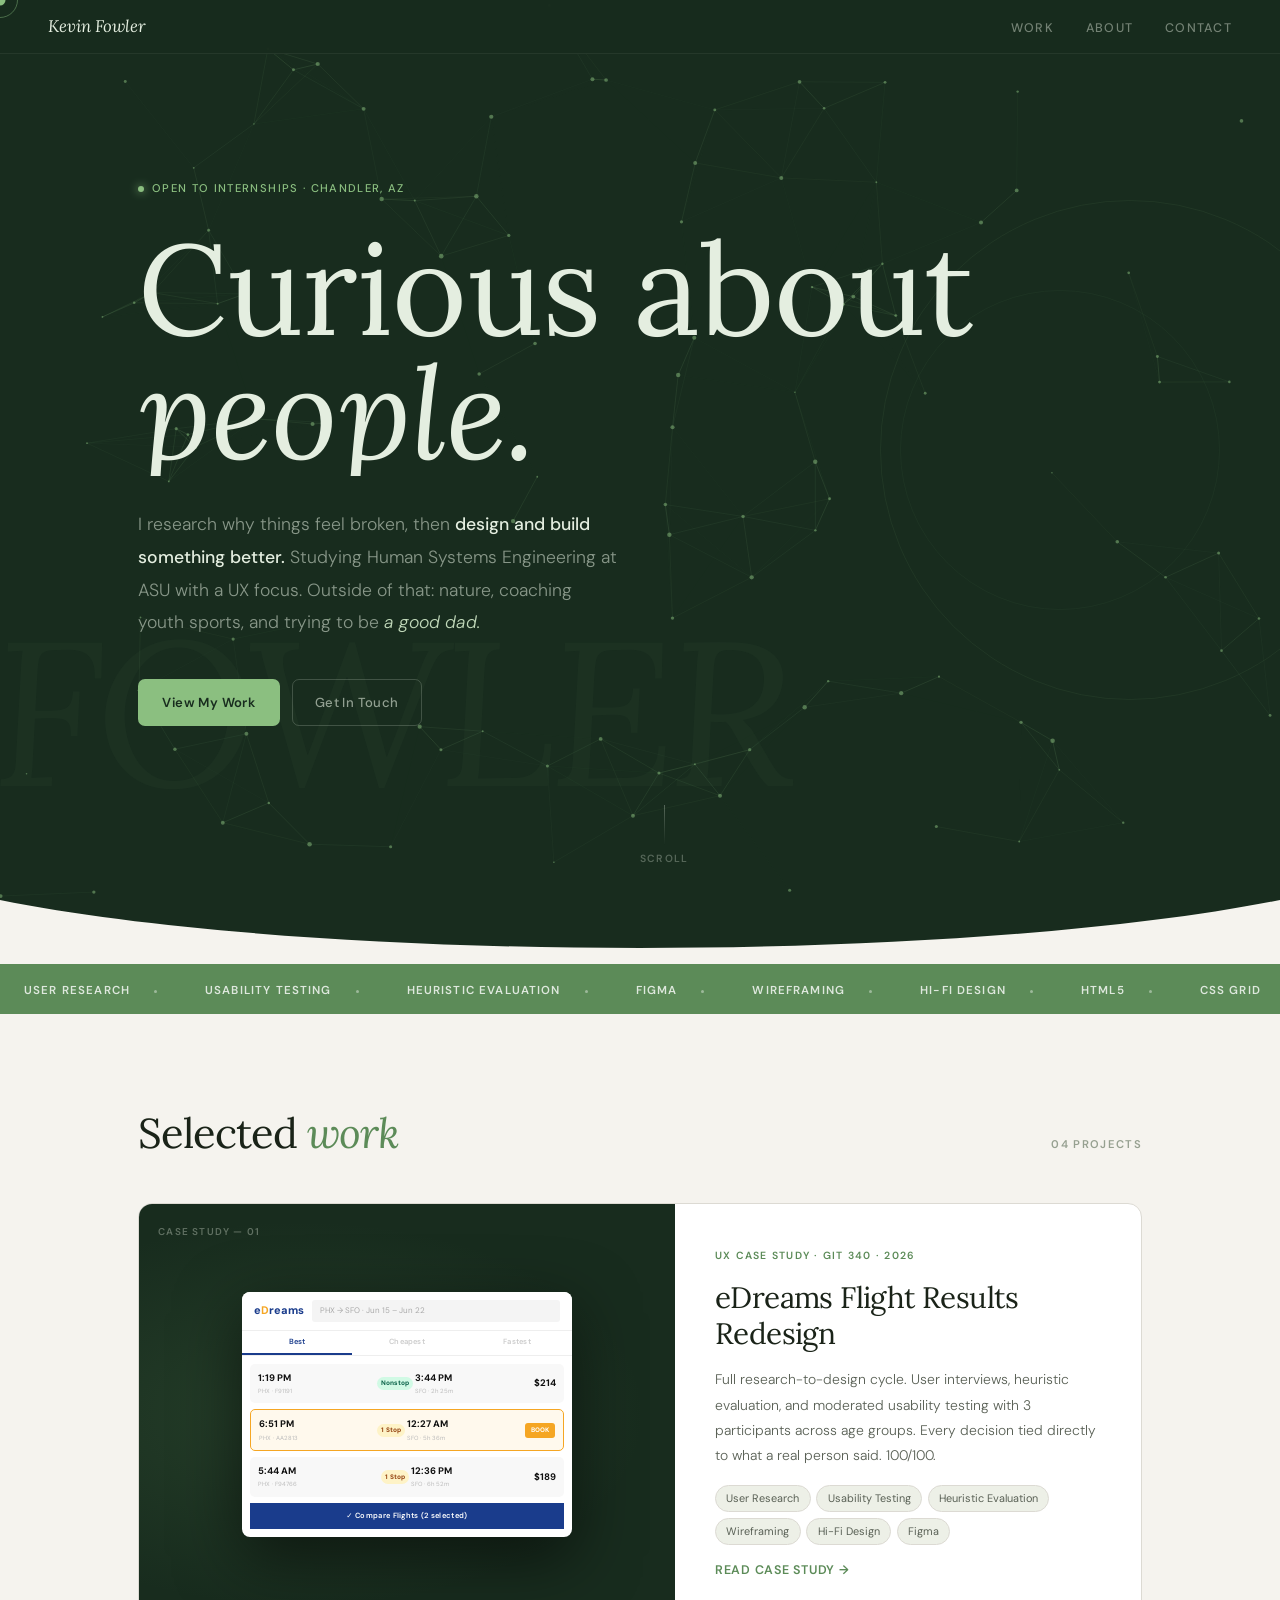
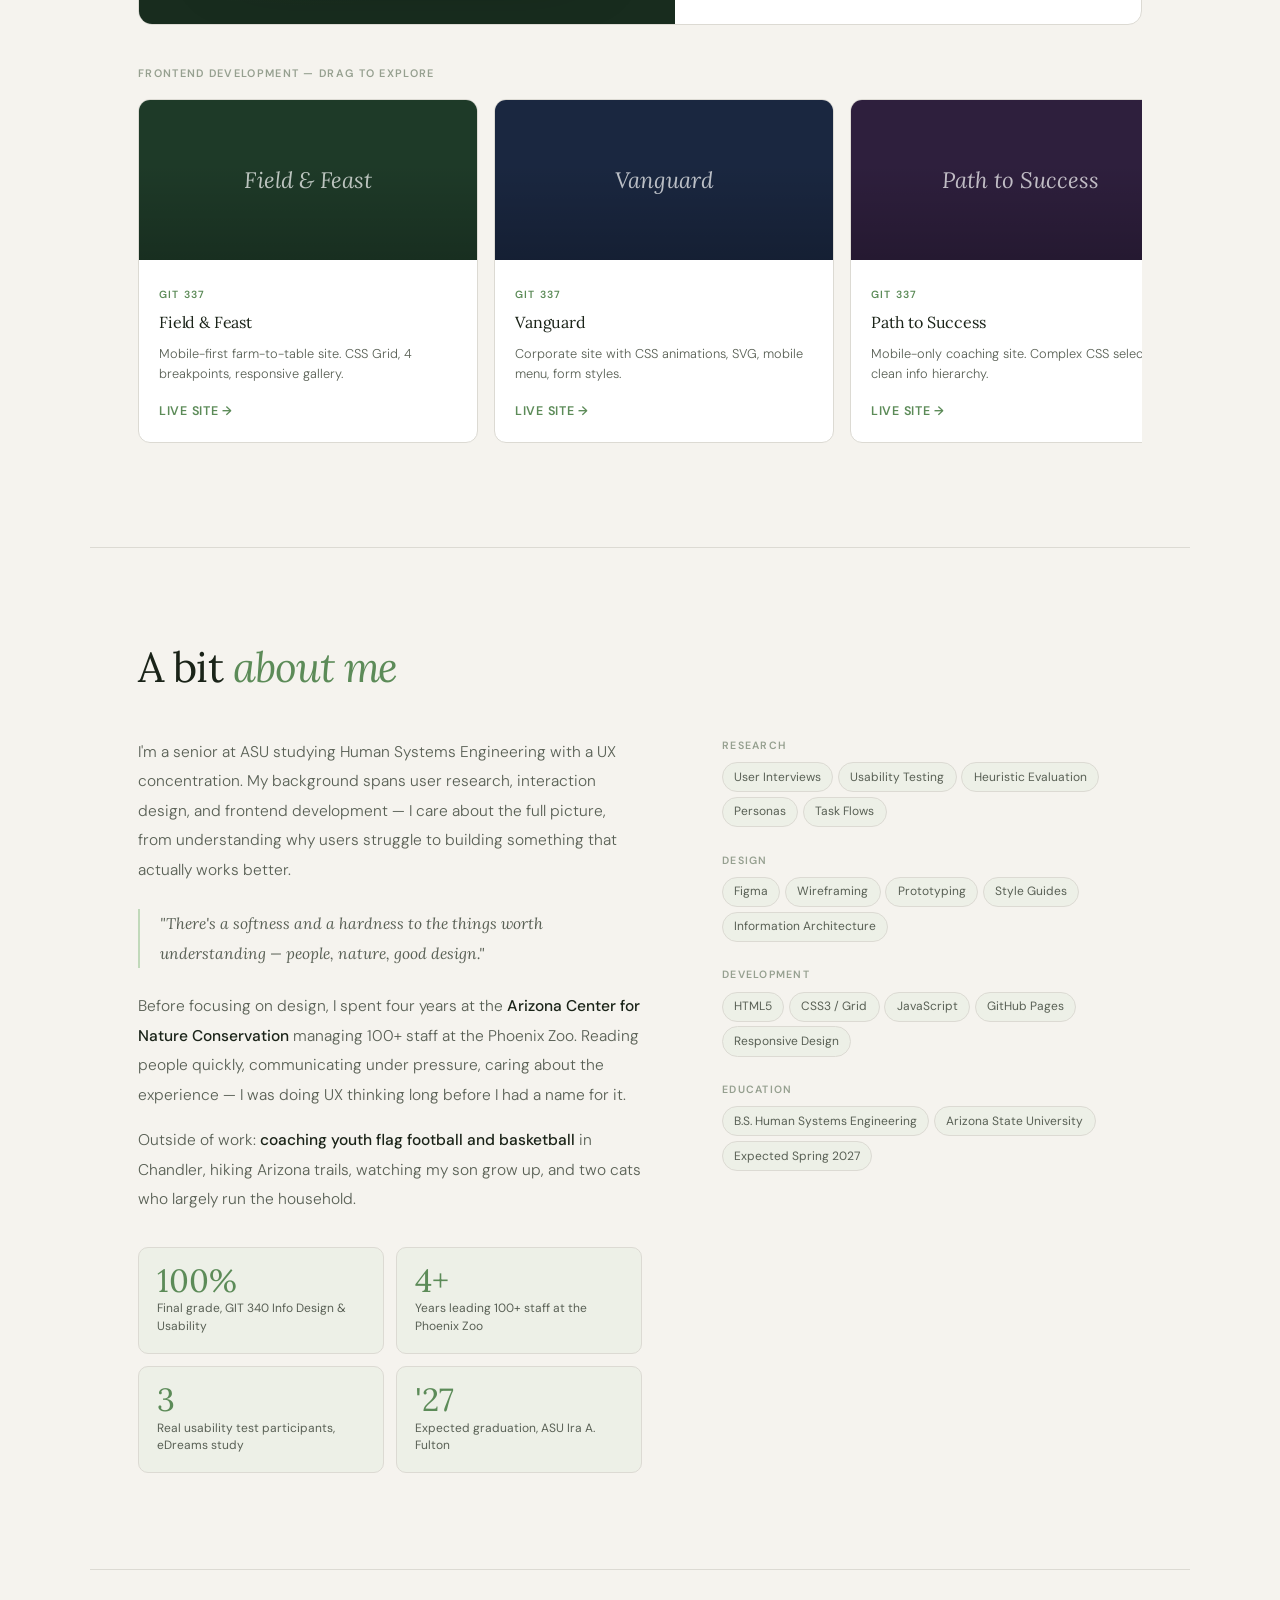
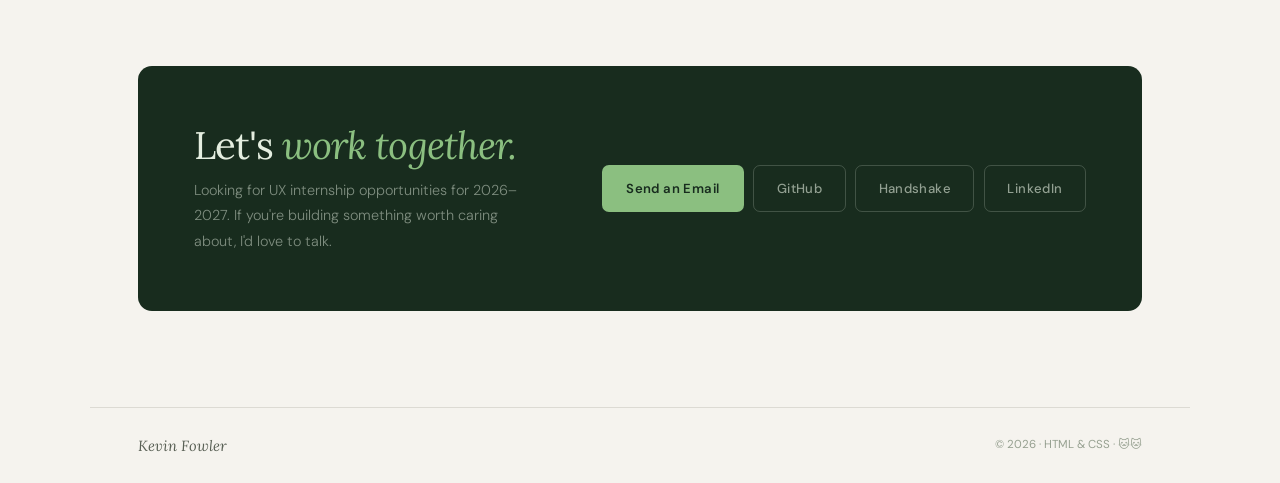
<file: index (3).html>
<!DOCTYPE html>
<html lang="en">
<head>
  <meta charset="UTF-8"/>
  <meta name="viewport" content="width=device-width, initial-scale=1.0"/>
  <title>Kevin Fowler — UX Designer</title>
  <link rel="preconnect" href="https://fonts.googleapis.com"/>
  <link rel="preconnect" href="https://fonts.gstatic.com" crossorigin/>
  <link href="https://fonts.googleapis.com/css2?family=Lora:ital,wght@0,400;0,500;1,400;1,500&family=DM+Sans:opsz,wght@9..40,300;9..40,400;9..40,500;9..40,600&display=swap" rel="stylesheet"/>
  <style>
    :root {
      --forest:  #182C1E;
      --fern:    #5C8B58;
      --leaf:    #8BBF80;
      --sage:    #C1D9BA;
      --bg:      #F5F3EE;
      --card:    #FFFFFF;
      --tint:    #EDF0E7;
      --text:    #1A2318;
      --mid:     #596055;
      --light:   #96A090;
      --border:  #DCDAD3;
      --serif: 'Lora', Georgia, serif;
      --sans:  'DM Sans', system-ui, sans-serif;
      --max: 1100px;
      --px: clamp(1.25rem, 5vw, 3rem);
    }
    *, *::before, *::after { box-sizing: border-box; margin: 0; padding: 0; }
    html { scroll-behavior: smooth; }
    body {
      background: var(--bg);
      color: var(--text);
      font-family: var(--sans);
      line-height: 1.6;
      -webkit-font-smoothing: antialiased;
      cursor: none;
      overflow-x: hidden;
    }
    a { color: inherit; text-decoration: none; }

    /* ── CURSOR ── */
    #cur {
      position: fixed; z-index: 9999;
      pointer-events: none;
      top: 0; left: 0;
      transform: translate(-50%,-50%);
    }
    .cur-dot {
      position: absolute;
      width: 11px; height: 11px;
      background: var(--leaf);
      border-radius: 50%;
      top: 50%; left: 50%;
      transform: translate(-50%,-50%);
      transition: transform 0.12s ease;
    }
    body.clicking .cur-dot {
      transform: translate(-50%,-50%) scale(0.5);
    }
    .cur-ring {
      position: absolute;
      width: 36px; height: 36px;
      border: 1.5px solid rgba(139,191,128,0.45);
      border-radius: 50%;
      top: 50%; left: 50%;
      transform: translate(-50%,-50%);
      transition: width 0.18s ease, height 0.18s ease,
                  background 0.18s, border-color 0.18s, border-width 0.18s;
    }
    body.hovering-project .cur-ring {
      width: 48px; height: 48px;
      background: transparent;
      border-color: rgba(139,191,128,0.7);
      border-width: 2px;
    }
    body.hovering-link .cur-ring {
      width: 44px; height: 44px;
      border-color: rgba(139,191,128,0.6);
    }
    a, button, .project-hover, .h-card, .card-feat, .nav-links a {
      cursor: none;
    }

    /* ── NAV ── */
    nav {
      position: fixed; top: 0; left: 0; right: 0; z-index: 100;
      height: 54px;
      display: flex; align-items: center; justify-content: space-between;
      padding: 0 var(--px);
      background: rgba(24,44,30,0.93);
      backdrop-filter: blur(16px);
      border-bottom: 1px solid rgba(255,255,255,0.06);
    }
    .nav-logo {
      font-family: var(--serif); font-style: italic;
      font-size: 1.05rem; color: #E4EEE0;
    }
    .nav-links { display: flex; gap: 2rem; list-style: none; }
    .nav-links a {
      font-size: 0.78rem; font-weight: 500;
      letter-spacing: 0.1em; text-transform: uppercase;
      color: rgba(228,238,224,0.45); transition: color 0.2s;
    }
    .nav-links a:hover { color: #E4EEE0; }

    /* ── HERO ── */
    .hero {
      position: relative;
      background: var(--forest);
      height: 100svh; min-height: 600px;
      display: flex; align-items: center;
      overflow: hidden;
    }
    canvas#dots {
      position: absolute; inset: 0;
      width: 100%; height: 100%;
    }
    .px-layer {
      position: absolute;
      pointer-events: none;
      will-change: transform;
    }
    .px-circle-1 {
      width: 500px; height: 500px;
      border-radius: 50%;
      border: 1px solid rgba(139,191,128,0.08);
      right: -100px; top: 50%;
      transform: translateY(-50%);
    }
    .px-circle-2 {
      width: 320px; height: 320px;
      border-radius: 50%;
      border: 1px solid rgba(139,191,128,0.05);
      right: 60px; top: 50%;
      transform: translateY(-50%);
    }
    .px-text {
      font-family: var(--serif); font-style: italic;
      font-size: clamp(5rem, 16vw, 14rem);
      font-weight: 400; color: rgba(139,191,128,0.04);
      letter-spacing: -0.04em; white-space: nowrap;
      bottom: -1rem; left: -0.5rem;
      line-height: 1;
    }
    .hero-content {
      position: relative; z-index: 2;
      max-width: var(--max); width: 100%;
      margin: 0 auto;
      padding: 0 var(--px);
    }
    .hero-status {
      display: inline-flex; align-items: center; gap: 0.5rem;
      font-size: 0.7rem; font-weight: 500;
      letter-spacing: 0.12em; text-transform: uppercase;
      color: var(--leaf); margin-bottom: 2rem;
      opacity: 0; animation: up 0.5s ease forwards 0.1s;
    }
    .sdot {
      width: 6px; height: 6px; border-radius: 50%;
      background: var(--leaf); box-shadow: 0 0 10px var(--leaf);
      animation: sdpulse 2.5s infinite;
    }
    @keyframes sdpulse {
      0%,100%{ opacity:1; box-shadow:0 0 10px var(--leaf); }
      50%{ opacity:0.4; box-shadow:0 0 3px var(--leaf); }
    }
    .hero-hed {
      font-family: var(--serif);
      line-height: 0.92;
      letter-spacing: -0.03em;
      margin-bottom: 2rem;
    }
    .hero-hed .row {
      display: block; overflow: hidden;
      margin-bottom: 0.05em;
    }
    .hero-hed .row span {
      display: block;
      font-size: clamp(3.5rem, 10vw, 8rem);
      font-weight: 400; color: #E4EEE0;
      opacity: 0; transform: translateY(110%);
      animation: slideUp 0.9s cubic-bezier(0.16,1,0.3,1) forwards;
    }
    .hero-hed .row:nth-child(1) span { animation-delay: 0.15s; }
    .hero-hed .row:nth-child(2) span { animation-delay: 0.3s; }
    .hero-hed .row:nth-child(2) span em { font-style: italic; color: var(--leaf); }
    .rotate-wrap {
      display: inline-block; overflow: hidden;
      vertical-align: bottom; height: 1em;
    }
    .rotate-words {
      display: flex; flex-direction: column;
      animation: rotateWords 8s steps(1) infinite;
    }
    .rotate-words span {
      font-style: italic; color: var(--leaf);
      opacity: 1; transform: none; animation: none;
      flex-shrink: 0; height: 1em; line-height: 1;
    }
    @keyframes rotateWords {
      0%   { transform: translateY(0); }
      25%  { transform: translateY(-1em); }
      50%  { transform: translateY(-2em); }
      75%  { transform: translateY(-3em); }
      100% { transform: translateY(0); }
    }
    .hero-sub {
      font-size: clamp(0.9rem, 1.8vw, 1.1rem);
      font-weight: 300;
      color: rgba(228,238,224,0.55);
      max-width: 480px; line-height: 1.85;
      margin-bottom: 2.5rem;
      opacity: 0; animation: up 0.5s ease forwards 0.65s;
    }
    .hero-sub strong { color: #E4EEE0; font-weight: 500; }
    .hero-sub em { font-style: italic; color: var(--sage); }
    .hero-actions {
      display: flex; gap: 0.75rem; flex-wrap: wrap;
      opacity: 0; animation: up 0.5s ease forwards 0.8s;
    }
    .scroll-cue {
      position: absolute; bottom: 2rem; left: 50%;
      transform: translateX(-50%);
      display: flex; flex-direction: column; align-items: center; gap: 0.4rem;
      font-size: 0.65rem; font-weight: 600; letter-spacing: 0.12em;
      text-transform: uppercase; color: rgba(228,238,224,0.3);
      opacity: 0; animation: up 0.6s ease forwards 1.1s;
    }
    .scroll-line {
      width: 1px; height: 40px;
      background: linear-gradient(to bottom, rgba(228,238,224,0.3), transparent);
      animation: scrollDrop 1.8s ease-in-out infinite;
    }
    @keyframes scrollDrop {
      0%,100%{ transform:scaleY(0); transform-origin:top; }
      50%{ transform:scaleY(1); transform-origin:top; }
    }

    /* ── BUTTONS ── */
    .btn {
      display: inline-flex; align-items: center; gap: 0.4rem;
      padding: 0.7rem 1.4rem;
      font-family: var(--sans); font-size: 0.82rem; font-weight: 500;
      letter-spacing: 0.03em; border-radius: 7px;
      transition: all 0.2s; white-space: nowrap;
    }
    .btn-leaf { background: var(--leaf); color: var(--forest); border: 2px solid var(--leaf); font-weight: 600; }
    .btn-leaf:hover { background: #9dcf91; border-color: #9dcf91; transform: translateY(-1px); }
    .btn-ghost { background: transparent; color: rgba(228,238,224,0.6); border: 1.5px solid rgba(228,238,224,0.2); }
    .btn-ghost:hover { color: #E4EEE0; border-color: rgba(228,238,224,0.4); transform: translateY(-1px); }
    .btn-outline { background: transparent; color: var(--mid); border: 1.5px solid var(--border); }
    .btn-outline:hover { color: var(--text); border-color: #aaa8a0; transform: translateY(-1px); }

    /* ── WAVE ── */
    .wave { background: var(--forest); line-height: 0; }
    .wave svg { display: block; width: 100%; }

    /* ── MARQUEE ── */
    .marquee {
      background: var(--fern); overflow: hidden;
      padding: 0.75rem 0; white-space: nowrap;
    }
    .m-track {
      display: inline-flex;
      animation: marquee 30s linear infinite;
    }
    .m-track:hover { animation-play-state: paused; }
    @keyframes marquee {
      from { transform: translateX(0); }
      to   { transform: translateX(-50%); }
    }
    .m-item {
      font-size: 0.72rem; font-weight: 600;
      letter-spacing: 0.1em; text-transform: uppercase;
      color: rgba(255,255,255,0.8);
      display: inline-flex; align-items: center; gap: 1.5rem;
      padding: 0 1.5rem;
    }
    .m-sep { width: 3px; height: 3px; border-radius: 50%; background: rgba(255,255,255,0.4); }

    /* ── SECTIONS ── */
    .section {
      max-width: var(--max); margin: 0 auto;
      padding: 6rem var(--px);
    }
    .section + .section,
    .s-border { border-top: 1px solid var(--border); }
    .sec-hd {
      display: flex; align-items: baseline;
      justify-content: space-between; gap: 1rem;
      margin-bottom: 3rem;
    }
    .sec-title {
      font-family: var(--serif);
      font-size: clamp(1.75rem, 3.8vw, 2.6rem);
      font-weight: 400; letter-spacing: -0.025em; line-height: 1.1;
    }
    .sec-title em { font-style: italic; color: var(--fern); }
    .sec-count { font-size: 0.7rem; font-weight: 600; letter-spacing: 0.12em; text-transform: uppercase; color: var(--light); }

    /* ── FEATURED CARD ── */
    .card-feat {
      background: var(--card);
      border: 1px solid var(--border);
      border-radius: 14px; overflow: hidden;
      display: grid; grid-template-columns: 1.15fr 1fr;
      transition: transform 0.4s cubic-bezier(0.16,1,0.3,1), box-shadow 0.4s;
    }
    .card-feat:hover {
      transform: translateY(-5px);
      box-shadow: 0 24px 70px rgba(24,44,30,0.13);
    }
    .card-vis {
      background: var(--forest);
      min-height: 420px;
      display: flex; align-items: center; justify-content: center;
      padding: 2.5rem; position: relative; overflow: hidden;
    }
    .card-vis::before {
      content: '';
      position: absolute; inset: 0;
      background: radial-gradient(ellipse at 30% 50%, rgba(92,139,88,0.2) 0%, transparent 65%);
    }
    .card-vis-tag {
      position: absolute; top: 1.2rem; left: 1.2rem;
      font-size: 0.62rem; font-weight: 600;
      letter-spacing: 0.12em; text-transform: uppercase;
      color: rgba(228,238,224,0.35);
    }
    /* mock */
    .mock { width:100%; max-width:330px; background:#fff; border-radius:8px; overflow:hidden; box-shadow:0 20px 65px rgba(0,0,0,0.55); position:relative; z-index:1; font-family:var(--sans); }
    .mn { background:#fff; padding:8px 12px; display:flex; align-items:center; gap:8px; border-bottom:1px solid #eee; }
    .mlo { font-size:11px; font-weight:800; color:#1A3C8C; }
    .mlo b { color:#F5A623; }
    .mba { flex:1; background:#F4F4F4; border-radius:3px; height:22px; display:flex; align-items:center; padding:0 8px; font-size:8px; color:#aaa; }
    .mts { display:flex; border-bottom:1px solid #eee; }
    .mta { flex:1; padding:5px 0; text-align:center; font-size:7.5px; font-weight:600; color:#ccc; letter-spacing:.03em; }
    .mta.on { color:#1A3C8C; border-bottom:2px solid #1A3C8C; }
    .mbd { padding:8px; }
    .mr { background:#F8F8F8; border-radius:5px; padding:7px 8px; margin-bottom:6px; display:grid; grid-template-columns:1fr auto 1fr auto; gap:2px; align-items:center; }
    .mr.sel { background:#FFF9ED; border:1.5px solid #F5A623; }
    .mtt { font-size:9.5px; font-weight:700; color:#111; }
    .maa { font-size:6px; color:#bbb; margin-top:1px; }
    .mst { text-align:center; font-size:6.5px; font-weight:700; padding:1.5px 4px; border-radius:7px; }
    .ns { background:#D1FAE5; color:#065F46; }
    .s1 { background:#FEF3C7; color:#92400E; }
    .mpr { font-size:9.5px; font-weight:700; color:#111; text-align:right; }
    .mbk { background:#F5A623; color:#fff; font-size:6.5px; font-weight:700; padding:2.5px 6px; border-radius:3px; text-align:center; }
    .mcp { background:#1A3C8C; color:#fff; font-size:7.5px; font-weight:600; padding:7px 10px; text-align:center; letter-spacing:.04em; }

    .card-body { padding:2.5rem; display:flex; flex-direction:column; justify-content:center; gap:1rem; }
    .c-type { font-size:.65rem; font-weight:600; letter-spacing:.12em; text-transform:uppercase; color:var(--fern); }
    .c-title { font-family:var(--serif); font-size:clamp(1.3rem,2.4vw,1.85rem); font-weight:400; line-height:1.2; letter-spacing:-.02em; }
    .c-desc { font-size:.87rem; font-weight:300; color:var(--mid); line-height:1.82; }
    .c-tags { display:flex; flex-wrap:wrap; gap:.35rem; }
    .c-tag { font-size:.68rem; padding:.25rem .65rem; border-radius:20px; background:var(--tint); border:1px solid var(--border); color:var(--mid); }
    .c-link { display:inline-flex; align-items:center; gap:.35rem; font-size:.78rem; font-weight:600; letter-spacing:.06em; text-transform:uppercase; color:var(--fern); transition:gap .2s; }
    .c-link:hover { gap:.6rem; }

    /* ── HORIZONTAL STRIP ── */
    .work-stack { display:flex; flex-direction:column; gap:1.25rem; }
    .h-strip-wrap { margin-top:1.25rem; }
    .h-strip-label { font-size:0.68rem; font-weight:600; letter-spacing:0.12em; text-transform:uppercase; color:var(--light); margin-bottom:1rem; }
    .h-strip {
      display:flex; gap:1rem;
      overflow-x:auto;
      scroll-snap-type:x mandatory;
      -webkit-overflow-scrolling:touch;
      padding-bottom:0.5rem;
      cursor:grab;
      user-select:none;
      -webkit-user-select:none;
    }
    .h-strip:active { cursor:grabbing; }
    .h-strip::-webkit-scrollbar { height:3px; }
    .h-strip::-webkit-scrollbar-track { background:var(--tint); border-radius:2px; }
    .h-strip::-webkit-scrollbar-thumb { background:var(--sage); border-radius:2px; }
    .h-card {
      flex-shrink:0;
      width:clamp(260px,30vw,340px);
      background:var(--card);
      border:1px solid var(--border);
      border-radius:12px;
      overflow:hidden;
      scroll-snap-align:start;
      transition:transform 0.3s, box-shadow 0.3s;
    }
    .h-card:hover { transform:translateY(-3px); box-shadow:0 12px 40px rgba(24,44,30,0.1); }
    .h-card-top { height:160px; display:flex; align-items:center; justify-content:center; position:relative; overflow:hidden; }
    .h-card-top::after { content:''; position:absolute; inset:0; background:linear-gradient(180deg,transparent 40%,rgba(0,0,0,0.2)); }
    .bg-ff { background:#1E3A28; }
    .bg-vg { background:#1A2740; }
    .bg-ps { background:#2E1F3D; }
    .h-card-name { font-family:var(--serif); font-style:italic; font-size:1.4rem; color:rgba(255,255,255,0.7); position:relative; z-index:1; }
    .h-card-body { padding:1.25rem; }
    .h-card-title { font-family:var(--serif); font-size:1rem; font-weight:400; letter-spacing:-0.01em; margin-bottom:0.5rem; margin-top:0.3rem; }
    .h-card-desc { font-size:0.8rem; font-weight:300; color:var(--mid); line-height:1.6; margin-bottom:0.75rem; }

    /* ── ABOUT ── */
    .about-layout { display:grid; grid-template-columns:1.2fr 1fr; gap:5rem; align-items:start; }
    .about-copy { display:flex; flex-direction:column; gap:1rem; }
    .about-copy p { font-size:.97rem; font-weight:300; color:var(--mid); line-height:1.9; }
    .about-copy strong { color:var(--text); font-weight:500; }
    .pull-q { font-family:var(--serif); font-style:italic; font-size:1.2rem; color:var(--fern); line-height:1.55; border-left:2px solid var(--sage); padding-left:1.25rem; margin:0.5rem 0; }
    .stat-grid { display:grid; grid-template-columns:1fr 1fr; gap:0.75rem; margin-top:2rem; }
    .stat { background:var(--tint); border:1px solid var(--border); border-radius:10px; padding:1.1rem; }
    .stat-n { font-family:var(--serif); font-size:2rem; font-weight:400; color:var(--fern); line-height:1; margin-bottom:.2rem; }
    .stat-l { font-size:.75rem; font-weight:400; color:var(--mid); line-height:1.45; }
    .skills-col { display:flex; flex-direction:column; gap:1.6rem; }
    .sk-lbl { font-size:.66rem; font-weight:600; letter-spacing:.12em; text-transform:uppercase; color:var(--light); margin-bottom:.45rem; }
    .sk-pills { display:flex; flex-wrap:wrap; gap:.3rem; }
    .sk-pill { font-size:.75rem; padding:.28rem .7rem; border-radius:20px; background:var(--tint); border:1px solid var(--border); color:var(--mid); transition:background .2s,color .2s,border-color .2s; }
    .sk-pill:hover { background:var(--sage); color:var(--forest); border-color:var(--sage); }

    /* ── CONTACT ── */
    .c-band { background:var(--forest); border-radius:14px; padding:3.5rem; display:flex; align-items:center; justify-content:space-between; gap:2.5rem; flex-wrap:wrap; }
    .c-band h2 { font-family:var(--serif); font-size:clamp(1.5rem,3.5vw,2.4rem); font-weight:400; letter-spacing:-.025em; line-height:1.2; color:#E4EEE0; margin-bottom:.6rem; }
    .c-band h2 em { font-style:italic; color:var(--leaf); }
    .c-band p { font-size:.9rem; font-weight:300; color:rgba(228,238,224,0.5); max-width:340px; line-height:1.8; }
    .c-btns { display:flex; flex-wrap:wrap; gap:.6rem; }

    /* ── FOOTER ── */
    footer { border-top:1px solid var(--border); max-width:var(--max); margin:0 auto; padding:1.6rem var(--px); display:flex; align-items:center; justify-content:space-between; }
    .foot-l { font-family:var(--serif); font-style:italic; font-size:.92rem; color:var(--mid); }
    .foot-r { font-size:.72rem; color:var(--light); }

    /* ── ANIMATIONS ── */
    @keyframes up { from{opacity:0;transform:translateY(14px)} to{opacity:1;transform:translateY(0)} }
    @keyframes slideUp { from{opacity:0;transform:translateY(110%)} to{opacity:1;transform:translateY(0)} }
    .reveal { opacity:0; transform:translateY(22px); transition:opacity .7s ease,transform .7s ease; }
    .reveal.in { opacity:1; transform:none; }
    .reveal-left { opacity:0; transform:translateX(-24px); transition:opacity .7s ease,transform .7s ease; }
    .reveal-left.in { opacity:1; transform:none; }
    .reveal-right { opacity:0; transform:translateX(24px); transition:opacity .7s ease,transform .7s ease; }
    .reveal-right.in { opacity:1; transform:none; }

    /* ── RESPONSIVE ── */
    @media (max-width:900px) {
      .card-feat { grid-template-columns:1fr; }
      .card-vis { min-height:260px; }
      .about-layout { grid-template-columns:1fr; gap:2.5rem; }
      .c-band { flex-direction:column; align-items:flex-start; }
    }
    @media (max-width:600px) {
      .nav-links { display:none; }
      .stat-grid { grid-template-columns:1fr 1fr; }
      footer { flex-direction:column; gap:.4rem; }
      body { cursor:auto; }
      #cur { display:none; }
    }
  </style>
</head>
<body>

<div id="cur">
  <div class="cur-ring"></div>
  <div class="cur-dot"></div>
</div>

<nav>
  <span class="nav-logo">Kevin Fowler</span>
  <ul class="nav-links">
    <li><a href="#work">Work</a></li>
    <li><a href="#about">About</a></li>
    <li><a href="#contact">Contact</a></li>
  </ul>
</nav>

<section class="hero" id="hero">
  <canvas id="dots"></canvas>
  <div class="px-layer px-circle-1" data-speed="0.04"></div>
  <div class="px-layer px-circle-2" data-speed="0.07"></div>
  <div class="px-layer px-text" data-speed="0.12">FOWLER</div>

  <div class="hero-content">
    <p class="hero-status"><span class="sdot"></span>Open to internships · Chandler, AZ</p>
    <div class="hero-hed">
      <span class="row"><span>Curious about</span></span>
      <span class="row">
        <span>
          <span class="rotate-wrap">
            <span class="rotate-words">
              <span>people.</span>
              <span>nature.</span>
              <span>animals.</span>
              <span>design.</span>
            </span>
          </span>
        </span>
      </span>
    </div>
    <p class="hero-sub">
      I research why things feel broken, then <strong>design and build something better.</strong>
      Studying Human Systems Engineering at ASU with a UX focus.
      Outside of that: nature, coaching youth sports, and trying to be <em>a good dad.</em>
    </p>
    <div class="hero-actions">
      <a href="#work" class="btn btn-leaf project-hover">View My Work</a>
      <a href="#contact" class="btn btn-ghost">Get In Touch</a>
    </div>
  </div>

  <div class="scroll-cue">
    <div class="scroll-line"></div>
    scroll
  </div>
</section>

<div class="wave">
  <svg viewBox="0 0 1440 72" preserveAspectRatio="none" xmlns="http://www.w3.org/2000/svg">
    <path d="M0,0 C360,72 1080,72 1440,0 L1440,72 L0,72 Z" fill="#F5F3EE"/>
  </svg>
</div>

<div class="marquee">
  <div class="m-track">
    <span class="m-item">User Research <span class="m-sep"></span></span>
    <span class="m-item">Usability Testing <span class="m-sep"></span></span>
    <span class="m-item">Heuristic Evaluation <span class="m-sep"></span></span>
    <span class="m-item">Figma <span class="m-sep"></span></span>
    <span class="m-item">Wireframing <span class="m-sep"></span></span>
    <span class="m-item">Hi-Fi Design <span class="m-sep"></span></span>
    <span class="m-item">HTML5 <span class="m-sep"></span></span>
    <span class="m-item">CSS Grid <span class="m-sep"></span></span>
    <span class="m-item">JavaScript <span class="m-sep"></span></span>
    <span class="m-item">Personas <span class="m-sep"></span></span>
    <span class="m-item">Task Flows <span class="m-sep"></span></span>
    <span class="m-item">Information Architecture <span class="m-sep"></span></span>
    <span class="m-item">User Research <span class="m-sep"></span></span>
    <span class="m-item">Usability Testing <span class="m-sep"></span></span>
    <span class="m-item">Heuristic Evaluation <span class="m-sep"></span></span>
    <span class="m-item">Figma <span class="m-sep"></span></span>
    <span class="m-item">Wireframing <span class="m-sep"></span></span>
    <span class="m-item">Hi-Fi Design <span class="m-sep"></span></span>
    <span class="m-item">HTML5 <span class="m-sep"></span></span>
    <span class="m-item">CSS Grid <span class="m-sep"></span></span>
    <span class="m-item">JavaScript <span class="m-sep"></span></span>
    <span class="m-item">Personas <span class="m-sep"></span></span>
    <span class="m-item">Task Flows <span class="m-sep"></span></span>
    <span class="m-item">Information Architecture <span class="m-sep"></span></span>
  </div>
</div>

<div class="section" id="work">
  <div class="sec-hd reveal">
    <h2 class="sec-title">Selected <em>work</em></h2>
    <span class="sec-count">04 projects</span>
  </div>
  <div class="work-stack">
    <div class="card-feat reveal project-hover">
      <div class="card-vis">
        <span class="card-vis-tag">Case Study — 01</span>
        <div class="mock">
          <div class="mn"><span class="mlo">e<b>D</b>reams</span><div class="mba">PHX → SFO · Jun 15 – Jun 22</div></div>
          <div class="mts"><div class="mta on">Best</div><div class="mta">Cheapest</div><div class="mta">Fastest</div></div>
          <div class="mbd">
            <div class="mr"><div><div class="mtt">1:19 PM</div><div class="maa">PHX · F91191</div></div><div class="mst ns">Nonstop</div><div><div class="mtt">3:44 PM</div><div class="maa">SFO · 2h 25m</div></div><div class="mpr">$214</div></div>
            <div class="mr sel"><div><div class="mtt">6:51 PM</div><div class="maa">PHX · AA2813</div></div><div class="mst s1">1 Stop</div><div><div class="mtt">12:27 AM</div><div class="maa">SFO · 5h 36m</div></div><div class="mbk">BOOK</div></div>
            <div class="mr"><div><div class="mtt">5:44 AM</div><div class="maa">PHX · F94766</div></div><div class="mst s1">1 Stop</div><div><div class="mtt">12:36 PM</div><div class="maa">SFO · 6h 52m</div></div><div class="mpr">$189</div></div>
            <div class="mcp">✓ Compare Flights (2 selected)</div>
          </div>
        </div>
      </div>
      <div class="card-body">
        <span class="c-type">UX Case Study · GIT 340 · 2026</span>
        <h3 class="c-title">eDreams Flight Results Redesign</h3>
        <p class="c-desc">Full research-to-design cycle. User interviews, heuristic evaluation, and moderated usability testing with 3 participants across age groups. Every decision tied directly to what a real person said. 100/100.</p>
        <div class="c-tags">
          <span class="c-tag">User Research</span>
          <span class="c-tag">Usability Testing</span>
          <span class="c-tag">Heuristic Evaluation</span>
          <span class="c-tag">Wireframing</span>
          <span class="c-tag">Hi-Fi Design</span>
          <span class="c-tag">Figma</span>
        </div>
        <a href="edreams-case-study.html" class="c-link">Read Case Study →</a>
      </div>
    </div>

    <div class="h-strip-wrap reveal">
      <p class="h-strip-label">Frontend Development — drag to explore</p>
      <div class="h-strip" id="hStrip">
        <div class="h-card project-hover">
          <div class="h-card-top bg-ff"><span class="h-card-name">Field &amp; Feast</span></div>
          <div class="h-card-body">
            <span class="c-type">GIT 337</span>
            <h3 class="h-card-title">Field &amp; Feast</h3>
            <p class="h-card-desc">Mobile-first farm-to-table site. CSS Grid, 4 breakpoints, responsive gallery.</p>
            <a href="https://krfowler415.github.io/fieldandfeast/" target="_blank" class="c-link">Live Site →</a>
          </div>
        </div>
        <div class="h-card project-hover">
          <div class="h-card-top bg-vg"><span class="h-card-name">Vanguard</span></div>
          <div class="h-card-body">
            <span class="c-type">GIT 337</span>
            <h3 class="h-card-title">Vanguard</h3>
            <p class="h-card-desc">Corporate site with CSS animations, SVG, mobile menu, form styles.</p>
            <a href="https://krfowler415.github.io/vanguard/" target="_blank" class="c-link">Live Site →</a>
          </div>
        </div>
        <div class="h-card project-hover">
          <div class="h-card-top bg-ps"><span class="h-card-name">Path to Success</span></div>
          <div class="h-card-body">
            <span class="c-type">GIT 337</span>
            <h3 class="h-card-title">Path to Success</h3>
            <p class="h-card-desc">Mobile-only coaching site. Complex CSS selectors, clean info hierarchy.</p>
            <a href="https://krfowler415.github.io/path-to-success/" target="_blank" class="c-link">Live Site →</a>
          </div>
        </div>
      </div>
    </div>
  </div>
</div>

<div class="section s-border" id="about">
  <div class="sec-hd reveal">
    <h2 class="sec-title">A bit <em>about me</em></h2>
  </div>
  <div class="about-layout">
    <div>
      <div class="about-copy reveal-left">
        <p>I'm a senior at ASU studying Human Systems Engineering with a UX concentration. My background spans user research, interaction design, and frontend development — I care about the full picture, from understanding why users struggle to building something that actually works better.</p>
        <p class="pull-q">"There's a softness and a hardness to the things worth understanding — people, nature, good design."</p>
        <p>Before focusing on design, I spent four years at the <strong>Arizona Center for Nature Conservation</strong> managing 100+ staff at the Phoenix Zoo. Reading people quickly, communicating under pressure, caring about the experience — I was doing UX thinking long before I had a name for it.</p>
        <p>Outside of work: <strong>coaching youth flag football and basketball</strong> in Chandler, hiking Arizona trails, watching my son grow up, and two cats who largely run the household.</p>
      </div>
      <div class="stat-grid reveal">
        <div class="stat"><div class="stat-n">100%</div><div class="stat-l">Final grade, GIT 340 Info Design &amp; Usability</div></div>
        <div class="stat"><div class="stat-n">4+</div><div class="stat-l">Years leading 100+ staff at the Phoenix Zoo</div></div>
        <div class="stat"><div class="stat-n">3</div><div class="stat-l">Real usability test participants, eDreams study</div></div>
        <div class="stat"><div class="stat-n">'27</div><div class="stat-l">Expected graduation, ASU Ira A. Fulton</div></div>
      </div>
    </div>
    <div class="skills-col reveal-right">
      <div>
        <p class="sk-lbl">Research</p>
        <div class="sk-pills">
          <span class="sk-pill">User Interviews</span>
          <span class="sk-pill">Usability Testing</span>
          <span class="sk-pill">Heuristic Evaluation</span>
          <span class="sk-pill">Personas</span>
          <span class="sk-pill">Task Flows</span>
        </div>
      </div>
      <div>
        <p class="sk-lbl">Design</p>
        <div class="sk-pills">
          <span class="sk-pill">Figma</span>
          <span class="sk-pill">Wireframing</span>
          <span class="sk-pill">Prototyping</span>
          <span class="sk-pill">Style Guides</span>
          <span class="sk-pill">Information Architecture</span>
        </div>
      </div>
      <div>
        <p class="sk-lbl">Development</p>
        <div class="sk-pills">
          <span class="sk-pill">HTML5</span>
          <span class="sk-pill">CSS3 / Grid</span>
          <span class="sk-pill">JavaScript</span>
          <span class="sk-pill">GitHub Pages</span>
          <span class="sk-pill">Responsive Design</span>
        </div>
      </div>
      <div>
        <p class="sk-lbl">Education</p>
        <div class="sk-pills">
          <span class="sk-pill">B.S. Human Systems Engineering</span>
          <span class="sk-pill">Arizona State University</span>
          <span class="sk-pill">Expected Spring 2027</span>
        </div>
      </div>
    </div>
  </div>
</div>

<div class="section s-border" id="contact">
  <div class="c-band reveal">
    <div>
      <h2>Let's <em>work together.</em></h2>
      <p>Looking for UX internship opportunities for 2026–2027. If you're building something worth caring about, I'd love to talk.</p>
    </div>
    <div class="c-btns">
      <a href="mailto:krfowler415@gmail.com" class="btn btn-leaf">Send an Email</a>
      <a href="https://github.com/krfowler415" target="_blank" class="btn btn-ghost">GitHub</a>
      <a href="https://asu.joinhandshake.com/profiles/kevinf" target="_blank" class="btn btn-ghost">Handshake</a>
      <a href="#" class="btn btn-ghost">LinkedIn</a>
    </div>
  </div>
</div>

<footer>
  <span class="foot-l">Kevin Fowler</span>
  <span class="foot-r">© 2026 · HTML &amp; CSS · 🐱🐱</span>
</footer>

<script>
// ── Dot matrix ──────────────────────────────────────
const canvas = document.getElementById('dots');
const ctx = canvas.getContext('2d');
let W, H, dots = [];
let mouse = { x: -9999, y: -9999 };
const COUNT = 110, CONN_D = 130, REPEL_D = 100;

function resize() {
  W = canvas.width  = canvas.offsetWidth;
  H = canvas.height = canvas.offsetHeight;
}
function init() {
  dots = Array.from({ length: COUNT }, () => ({
    x: Math.random() * W, y: Math.random() * H,
    vx: (Math.random() - 0.5) * 0.4,
    vy: (Math.random() - 0.5) * 0.4,
    r: Math.random() * 1.6 + 0.7,
  }));
}
function tick() {
  ctx.clearRect(0, 0, W, H);
  dots.forEach(d => {
    const dx = d.x - mouse.x, dy = d.y - mouse.y;
    const dist = Math.hypot(dx, dy);
    if (dist < REPEL_D && dist > 0) {
      const f = ((REPEL_D - dist) / REPEL_D) * 0.9;
      d.vx += (dx / dist) * f;
      d.vy += (dy / dist) * f;
    }
    d.vx *= 0.975; d.vy *= 0.975;
    d.x += d.vx; d.y += d.vy;
    if (d.x < 0) d.x = W; if (d.x > W) d.x = 0;
    if (d.y < 0) d.y = H; if (d.y > H) d.y = 0;
  });
  for (let i = 0; i < dots.length; i++) {
    for (let j = i + 1; j < dots.length; j++) {
      const dx = dots[i].x - dots[j].x;
      const dy = dots[i].y - dots[j].y;
      const d = Math.hypot(dx, dy);
      if (d < CONN_D) {
        ctx.beginPath();
        ctx.strokeStyle = `rgba(139,191,128,${(1 - d / CONN_D) * 0.3})`;
        ctx.lineWidth = 0.6;
        ctx.moveTo(dots[i].x, dots[i].y);
        ctx.lineTo(dots[j].x, dots[j].y);
        ctx.stroke();
      }
    }
  }
  dots.forEach(d => {
    ctx.beginPath();
    ctx.arc(d.x, d.y, d.r, 0, Math.PI * 2);
    ctx.fillStyle = 'rgba(139,191,128,0.5)';
    ctx.fill();
  });
  requestAnimationFrame(tick);
}
const heroEl = document.getElementById('hero');
heroEl.addEventListener('mousemove', e => {
  const r = canvas.getBoundingClientRect();
  mouse.x = e.clientX - r.left;
  mouse.y = e.clientY - r.top;
});
heroEl.addEventListener('mouseleave', () => { mouse.x = -9999; mouse.y = -9999; });
window.addEventListener('resize', () => { resize(); init(); });
resize(); init(); tick();

// ── Parallax ────────────────────────────────────────
const pxLayers = document.querySelectorAll('.px-layer[data-speed]');
window.addEventListener('scroll', () => {
  const sy = window.scrollY;
  pxLayers.forEach(el => {
    const speed = parseFloat(el.dataset.speed);
    el.style.transform = `translateY(calc(-50% + ${sy * speed * 60}px))`;
  });
  const hc = document.querySelector('.hero-content');
  if (hc) hc.style.transform = `translateY(${sy * 0.15}px)`;
}, { passive: true });

// ── Cursor ──────────────────────────────────────────
const cur = document.getElementById('cur');
let cx = 0, cy = 0, rx = 0, ry = 0;
document.addEventListener('mousemove', e => { cx = e.clientX; cy = e.clientY; });
(function animCur() {
  rx += (cx - rx) * 0.13;
  ry += (cy - ry) * 0.13;
  cur.style.left = cx + 'px';
  cur.style.top  = cy + 'px';
  cur.querySelector('.cur-ring').style.left = (rx - cx) + 'px';
  cur.querySelector('.cur-ring').style.top  = (ry - cy) + 'px';
  requestAnimationFrame(animCur);
})();
document.querySelectorAll('.project-hover, .h-card, .card-feat').forEach(el => {
  el.addEventListener('mouseenter', () => document.body.classList.add('hovering-project'));
  el.addEventListener('mouseleave', () => document.body.classList.remove('hovering-project'));
});
document.querySelectorAll('a:not(.project-hover), .nav-links a').forEach(el => {
  el.addEventListener('mouseenter', () => document.body.classList.add('hovering-link'));
  el.addEventListener('mouseleave', () => document.body.classList.remove('hovering-link'));
});
document.addEventListener('mousedown', () => document.body.classList.add('clicking'));
document.addEventListener('mouseup',   () => document.body.classList.remove('clicking'));

// ── Click ripple ────────────────────────────────────
document.addEventListener('click', e => {
  const r = document.createElement('div');
  r.style.cssText = `position:fixed;width:10px;height:10px;border-radius:50%;border:1.5px solid var(--leaf);transform:translate(-50%,-50%) scale(0);pointer-events:none;z-index:9997;left:${e.clientX}px;top:${e.clientY}px;animation:rippleOut 0.6s ease-out forwards`;
  document.body.appendChild(r);
  setTimeout(() => r.remove(), 600);
});
const rs = document.createElement('style');
rs.textContent = '@keyframes rippleOut{to{transform:translate(-50%,-50%) scale(8);opacity:0}}';
document.head.appendChild(rs);

// ── Horizontal drag scroll ──────────────────────────
const strip = document.getElementById('hStrip');
if (strip) {
  let isDown = false, startX, scrollLeft;
  strip.addEventListener('mousedown', e => {
    e.preventDefault();
    isDown = true;
    startX = e.pageX - strip.offsetLeft;
    scrollLeft = strip.scrollLeft;
  });
  strip.addEventListener('mouseleave', () => { isDown = false; });
  strip.addEventListener('mouseup',    () => { isDown = false; });
  strip.addEventListener('mousemove',  e => {
    if (!isDown) return;
    e.preventDefault();
    strip.scrollLeft = scrollLeft - (e.pageX - strip.offsetLeft - startX) * 1.4;
  });
}

// ── Scroll reveal ────────────────────────────────────
const obs = new IntersectionObserver(entries => {
  entries.forEach((e, i) => {
    if (e.isIntersecting) {
      setTimeout(() => e.target.classList.add('in'), i * 75);
      obs.unobserve(e.target);
    }
  });
}, { threshold: 0.07 });
document.querySelectorAll('.reveal, .reveal-left, .reveal-right').forEach(el => obs.observe(el));
</script>
</body>
</html>
</file>
<file: case-study.css>
:root {
  --forest: #182c1e;
  --moss: #4a5e3a;
  --fern: #5c8b58;
  --leaf: #82ca73;
  --sage: #c1d9ba;
  --bark: #5c3d2e;
  --soil: #76453B;
  --clay: #B19470;
  --amber: #d4a853;
  --cream: #F8FAE5;
  --bg: #F8FAE5;
  --card: #ffffff;
  --tint: #edf0e7;
  --text: #1a2318;
  --mid: #596055;
  --light: #96a090;
  --border: #dcdad3;
  --serif: 'Fraunces', Georgia, serif;
  --display-serif: 'Shrikhand', Georgia, serif;
  --sans: 'Bricolage Grotesque', system-ui, sans-serif;
  --display: 'Instrument Sans', system-ui, sans-serif;
  --max:       780px;
  --max-wide:  1100px;
  --px: clamp(1.25rem, 5vw, 3rem);
}

*, *::before, *::after { box-sizing: border-box; margin: 0; padding: 0; }
html { scroll-behavior: smooth; }
body {
  background: var(--cream);
  color: var(--text);
  font-family: var(--sans);
  line-height: 1.6;
  -webkit-font-smoothing: antialiased;
  cursor: none;
}
a { color: inherit; text-decoration: none; }
img { display: block; max-width: 100%; }

/* ── CURSOR ── */
#cur {
  position: fixed; z-index: 9999;
  pointer-events: none;
  top: 0; left: 0;
  transform: translate(-50%,-50%);
}
.cur-dot {
  position: absolute;
  width: 11px; height: 11px;
  background: var(--leaf);
  border-radius: 50%;
  top: 50%; left: 50%;
  transform: translate(-50%,-50%);
  transition: transform 0.12s ease;
}
body.clicking .cur-dot {
  transform: translate(-50%,-50%) scale(0.5);
}
a, button { cursor: none; }

/* ── NAV ── */
nav {
  position: fixed; top: 0; left: 0; right: 0; z-index: 100;
  height: 54px;
  display: flex; align-items: center; justify-content: space-between;
  padding: 0 var(--px);
  background: rgba(24,44,30,0.93);
  backdrop-filter: blur(16px);
  border-bottom: 1px solid rgba(255,255,255,0.06);
}
.nav-back {
  display: inline-flex; align-items: center; gap: 0.5rem;
  font-family: var(--display);
  font-size: 0.78rem; font-weight: 500;
  letter-spacing: 0.08em; text-transform: uppercase;
  color: rgba(228,238,224,0.5); transition: color 0.2s;
}
.nav-back:hover { color: #E4EEE0; }
.nav-back svg { width: 14px; height: 14px; }
.nav-logo {
  font-family: var(--serif); font-style: italic;
  font-size: 1.05rem; color: #E4EEE0;
}

/* ── HERO ── */
.hero {
  background: var(--forest);
  padding: calc(54px + 5rem) var(--px) 5rem;
  position: relative; overflow: hidden;
}
.hero::before {
  content: '';
  position: absolute; inset: 0;
  background: radial-gradient(ellipse at 70% 50%, rgba(92,139,88,0.12) 0%, transparent 60%);
  pointer-events: none;
}
.hero-inner { max-width: var(--max-wide); margin: 0 auto; position: relative; z-index: 1; }
.hero-eyebrow {
  font-family: var(--display);
  font-size: 0.7rem; font-weight: 600;
  letter-spacing: 0.14em; text-transform: uppercase;
  color: var(--leaf); margin-bottom: 1.5rem;
  opacity: 0; animation: up 0.5s ease forwards 0.1s;
}
.hero-title {
  font-family: var(--serif);
  font-size: clamp(2.5rem, 7vw, 5.5rem);
  font-weight: 400; line-height: 1.2;
  letter-spacing: -0.03em; color: #E4EEE0;
  margin-bottom: 2rem;
}
.hero-title .line { display: block; overflow: hidden; padding-bottom: 0.25em; }
.hero-title .line span {
  display: block;
  opacity: 0; transform: translateY(110%);
  animation: slideUp 0.85s cubic-bezier(0.16,1,0.3,1) forwards;
}
.hero-title .line:nth-child(1) span { animation-delay: 0.15s; }
.hero-title .line:nth-child(2) span { animation-delay: 0.3s; }
.hero-title em { font-style: italic; color: var(--leaf); }
.hero-meta {
  display: flex; flex-wrap: wrap; gap: 2rem;
  opacity: 0; animation: up 0.5s ease forwards 0.6s;
}
.meta-label {
  font-family: var(--display);
  font-size: 0.65rem; font-weight: 600;
  letter-spacing: 0.12em; text-transform: uppercase;
  color: rgba(228,238,224,0.35); margin-bottom: 0.25rem;
}
.meta-val { font-size: 0.9rem; font-weight: 400; color: rgba(228,238,224,0.7); }
.meta-val strong { color: #E4EEE0; font-weight: 500; }

/* ── WAVE ── */
.wave { background: var(--forest); line-height: 0; }
.wave svg { display: block; width: 100%; }

/* ── BODY ── */
.cs-body { max-width: var(--max); margin: 0 auto; padding: 5rem var(--px); }
.graf { font-size: 1.05rem; font-weight: 300; color: var(--mid); line-height: 1.9; margin-bottom: 1.5rem; }
.graf strong { color: var(--text); font-weight: 500; }
.graf em { font-style: italic; color: var(--fern); }
.graf:last-child { margin-bottom: 0; }
.graf-lead { font-size: 1.25rem; font-weight: 400; color: var(--text); line-height: 1.75; margin-bottom: 1.5rem; }
.graf-lead strong { font-weight: 600; }
.cs-label { font-family: var(--display); font-size: 0.68rem; font-weight: 600; letter-spacing: 0.14em; text-transform: uppercase; color: var(--fern); margin-bottom: 1rem; display: block; }
.pull-q { font-family: var(--serif); font-style: italic; font-size: 1.35rem; color: var(--fern); line-height: 1.55; border-left: 2px solid var(--sage); padding: 0.25rem 0 0.25rem 1.5rem; margin: 2.5rem 0; }
.cs-break { border: none; border-top: 1px solid var(--border); margin: 4rem 0; }

/* ── STATS ── */
.stat-row { display: grid; grid-template-columns: repeat(3,1fr); gap: 1rem; margin: 2.5rem 0; }
.stat-box { background: var(--card); border: 1px solid var(--border); border-radius: 10px; padding: 1.25rem; text-align: center; }
.stat-box-n { font-family: var(--serif); font-size: 2.2rem; font-weight: 400; color: var(--fern); line-height: 1; margin-bottom: 0.35rem; }
.stat-box-l { font-size: 0.78rem; font-weight: 400; color: var(--mid); line-height: 1.4; }

/* ── FINDINGS ── */
.findings-grid { display: grid; grid-template-columns: 1fr 1fr; gap: 0.85rem; margin: 2rem 0; }
.finding { background: var(--card); border: 1px solid var(--border); border-radius: 10px; padding: 1.25rem; }
.finding-hed { font-size: 0.72rem; font-weight: 600; letter-spacing: 0.08em; text-transform: uppercase; color: var(--fern); margin-bottom: 0.5rem; }
.finding p { font-size: 0.85rem; font-weight: 300; color: var(--mid); line-height: 1.65; }

/* ── IMAGES ── */
.img-full { max-width: var(--max-wide); margin: 4rem auto; padding: 0 var(--px); }
.img-full-inner { border-radius: 12px; overflow: hidden; background: var(--forest); }
.img-grid { max-width: var(--max-wide); margin: 4rem auto; padding: 0 var(--px); display: grid; gap: 1rem; }
.img-grid-2 { grid-template-columns: 1fr 1fr; }
.img-grid-3 { grid-template-columns: repeat(3,1fr); }
.img-placeholder { border-radius: 10px; overflow: hidden; background: var(--forest); display: flex; align-items: center; justify-content: center; flex-direction: column; gap: 0.75rem; position: relative; }
.img-placeholder::before { content: ''; position: absolute; inset: 0; background: radial-gradient(ellipse at 40% 50%, rgba(92,139,88,0.15) 0%, transparent 65%); }
.img-ph-label { font-size: 0.68rem; font-weight: 600; letter-spacing: 0.12em; text-transform: uppercase; color: rgba(228,238,224,0.35); text-align: center; padding: 0 1rem; position: relative; z-index: 1; }
.img-ph-icon { font-size: 1.5rem; opacity: 0.2; position: relative; z-index: 1; }
.ar-16-9 { aspect-ratio: 16/9; }
.ar-4-3  { aspect-ratio: 4/3; }
.ar-3-2  { aspect-ratio: 3/2; }
.ar-1-1  { aspect-ratio: 1/1; }
.img-caption { font-size: 0.78rem; font-weight: 400; color: var(--light); text-align: center; margin-top: 0.75rem; font-style: italic; }

/* ── DARK BAND ── */
.band-dark { background: var(--forest); padding: 5rem var(--px); margin: 5rem 0; }
.band-dark-inner { max-width: var(--max); margin: 0 auto; }
.band-dark .graf { color: rgba(228,238,224,0.6); }
.band-dark .graf strong { color: #E4EEE0; }
.band-dark .cs-label { color: var(--leaf); }
.band-dark .pull-q { color: var(--leaf); border-left-color: rgba(139,191,128,0.4); }

/* ── BUTTONS ── */
.btn {
  display: inline-flex; align-items: center; gap: 0.4rem;
  padding: 0.7rem 1.4rem;
  font-family: var(--display);
  font-size: 0.82rem; font-weight: 500;
  letter-spacing: 0.03em; border-radius: 7px;
  transition: all 0.2s; white-space: nowrap;
}
.btn-leaf {
  background: linear-gradient(180deg, var(--amber) 0%, var(--leaf) 74%);
  color: var(--forest); border: none; font-weight: 600;
  position: relative; z-index: 1;
}
.btn-leaf::after {
  position: absolute; content: "";
  width: 100%; height: 0; bottom: 0; left: 0; z-index: -1;
  border-radius: 7px;
  background: linear-gradient(180deg, var(--leaf) 0%, var(--amber) 74%);
  transition: all 0.3s ease;
}
.btn-leaf:hover { color: var(--forest); }
.btn-leaf:hover::after { top: 0; height: 100%; }
.btn-leaf:active { top: 2px; }
.btn-ghost {
  background: transparent; color: rgba(228,238,224,0.6);
  border: none; line-height: normal; position: relative;
}
.btn-ghost::before, .btn-ghost::after {
  position: absolute; content: "";
  right: 0; top: 0; background: var(--cream); transition: all 0.3s ease;
}
.btn-ghost::before { height: 0%; width: 1.5px; }
.btn-ghost::after { width: 0%; height: 1.5px; }
.btn-ghost:hover { background: transparent; color: var(--cream); box-shadow: none; }
.btn-ghost:hover::before { height: 100%; }
.btn-ghost:hover::after { width: 100%; }
.btn-ghost span::before, .btn-ghost span::after {
  position: absolute; content: "";
  left: 0; bottom: 0; background: var(--cream); transition: all 0.3s ease;
}
.btn-ghost span::before { width: 1.5px; height: 0%; }
.btn-ghost span::after { width: 0%; height: 1.5px; }
.btn-ghost:hover span::before { height: 100%; }
.btn-ghost:hover span::after { width: 100%; }
.btn-outline {
  background: transparent; color: var(--mid);
  border: 1.5px solid var(--cream); position: relative; z-index: 1;
}
.btn-outline::after {
  position: absolute; content: "";
  width: 0; height: 100%; top: 0; right: 0; z-index: -1;
  background: var(--forest); border-radius: 7px; transition: all 0.3s ease;
}
.btn-outline:hover { color: var(--cream); border-color: var(--forest); }
.btn-outline:hover::after { left: 0; width: 100%; }
.btn-outline:active { top: 2px; }

/* ── LINKS ── */
.c-link {
  display: inline-flex; align-items: center; gap: .35rem;
  font-size: .78rem; font-weight: 600;
  letter-spacing: .06em; text-transform: uppercase;
  color: var(--fern); position: relative; transition: gap 0.2s;
}
.c-link::after {
  content: '';
  position: absolute;
  bottom: -2px; left: 0;
  width: 0; height: 1.5px;
  background: var(--fern);
  transition: width 0.25s ease;
}
.c-link:hover { gap: .6rem; }
.c-link:hover::after { width: 100%; }

/* ── NEXT PROJECT ── */
.next-project { background: var(--forest); border-radius: 14px; padding: 3.5rem; display: flex; align-items: center; justify-content: space-between; gap: 2rem; flex-wrap: wrap; margin: 5rem auto 0; max-width: var(--max-wide); }
.next-project p { font-size: 0.7rem; font-weight: 600; letter-spacing: 0.12em; text-transform: uppercase; color: rgba(228,238,224,0.35); margin-bottom: 0.5rem; }
.next-project h3 { font-family: var(--serif); font-size: clamp(1.3rem,3vw,2rem); font-weight: 400; letter-spacing: -0.02em; color: #E4EEE0; }
.next-project h3 em {
  font-style: italic;
  color: var(--leaf);
}

/* ── FOOTER ── */
footer { border-top: 1px solid var(--border); max-width: var(--max-wide); margin: 0 auto; padding: 1.6rem var(--px); display: flex; align-items: center; justify-content: space-between; }
.foot-l { font-family: var(--serif); font-style: italic; font-size: .92rem; color: var(--mid); }
.foot-r { font-family: var(--display); font-size: .72rem; color: var(--light); }

/* ── ANIMATIONS ── */
@keyframes up { from{opacity:0;transform:translateY(14px)} to{opacity:1;transform:translateY(0)} }
@keyframes slideUp { from{opacity:0;transform:translateY(110%)} to{opacity:1;transform:translateY(0)} }
.reveal { opacity:0; transform:translateY(20px); transition:opacity .65s ease,transform .65s ease; }
.reveal.in { opacity:1; transform:none; }

/* ── RESPONSIVE ── */
@media (max-width:700px) {
  .stat-row { grid-template-columns:1fr 1fr; }
  .findings-grid { grid-template-columns:1fr; }
  .img-grid-2, .img-grid-3 { grid-template-columns:1fr; }
  .next-project { flex-direction:column; align-items:flex-start; }
  body { cursor:auto; }
  #cur { display:none; }
}
</file>
